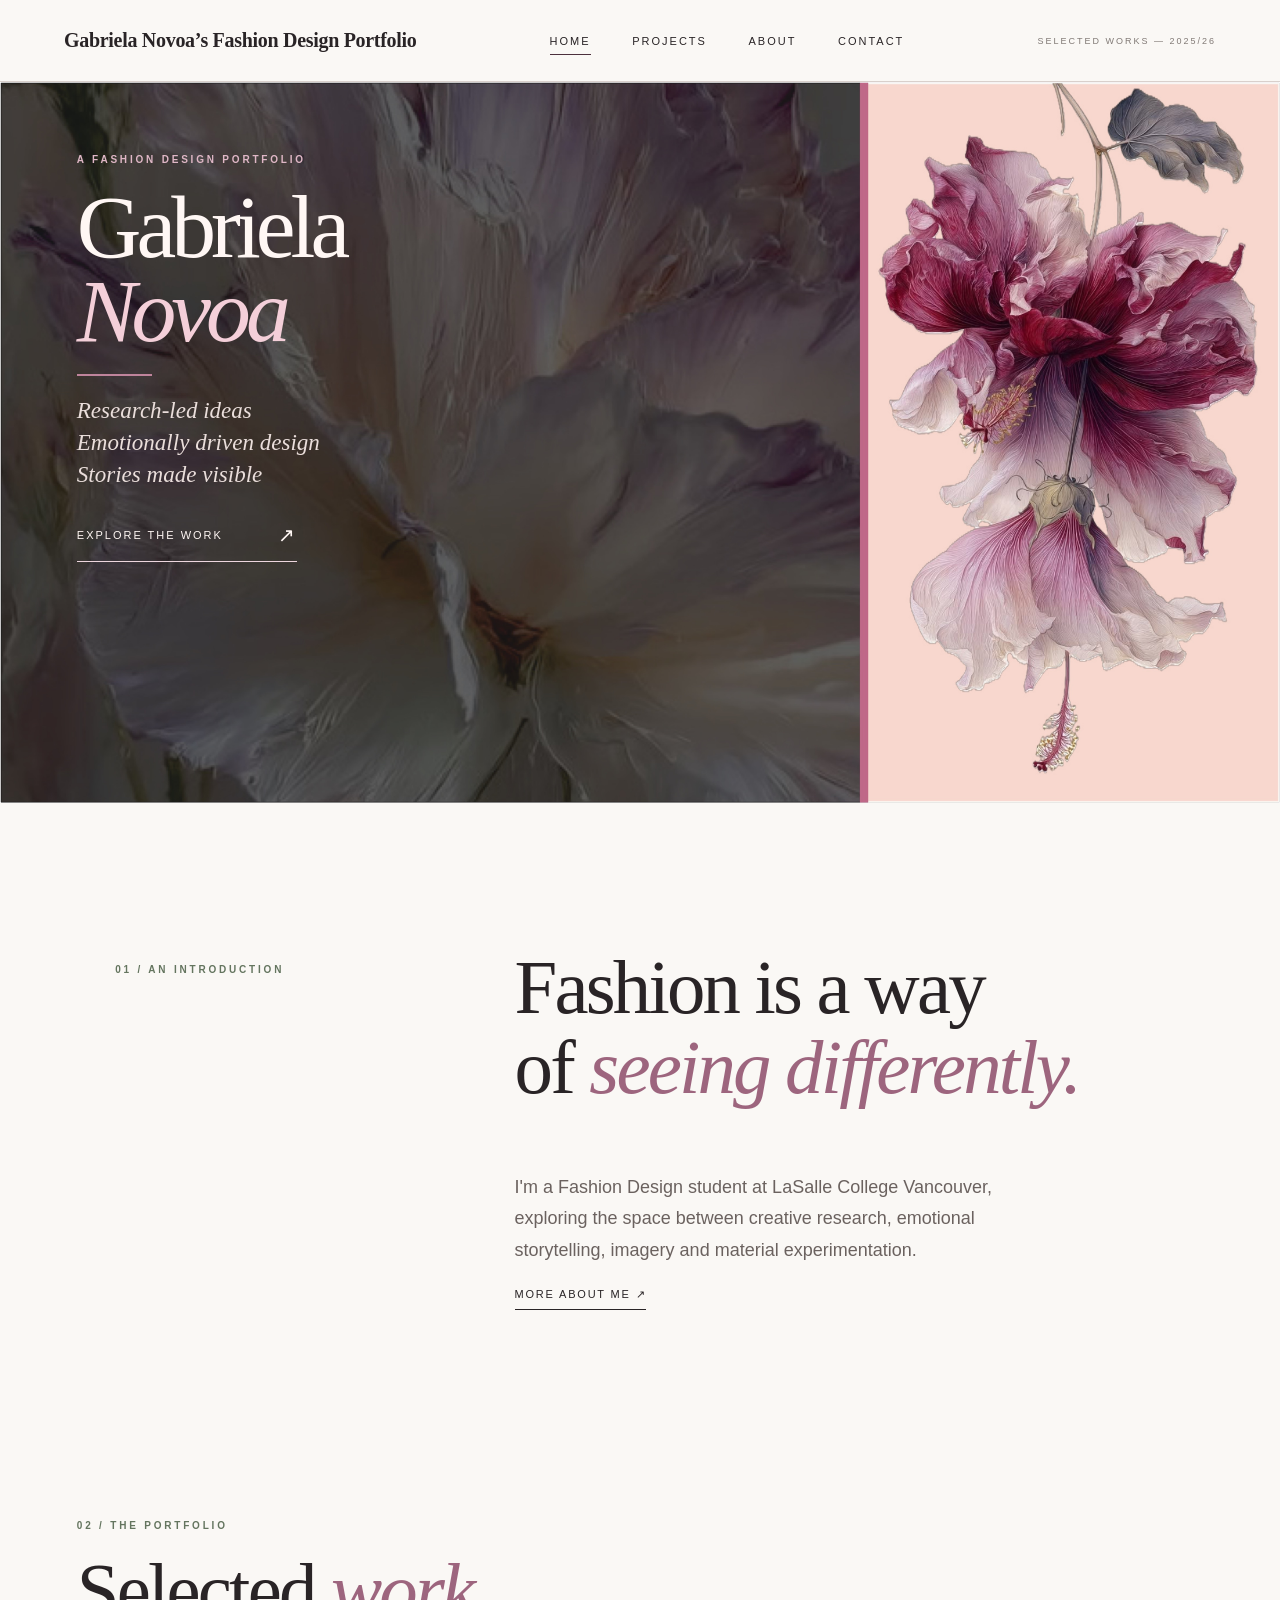
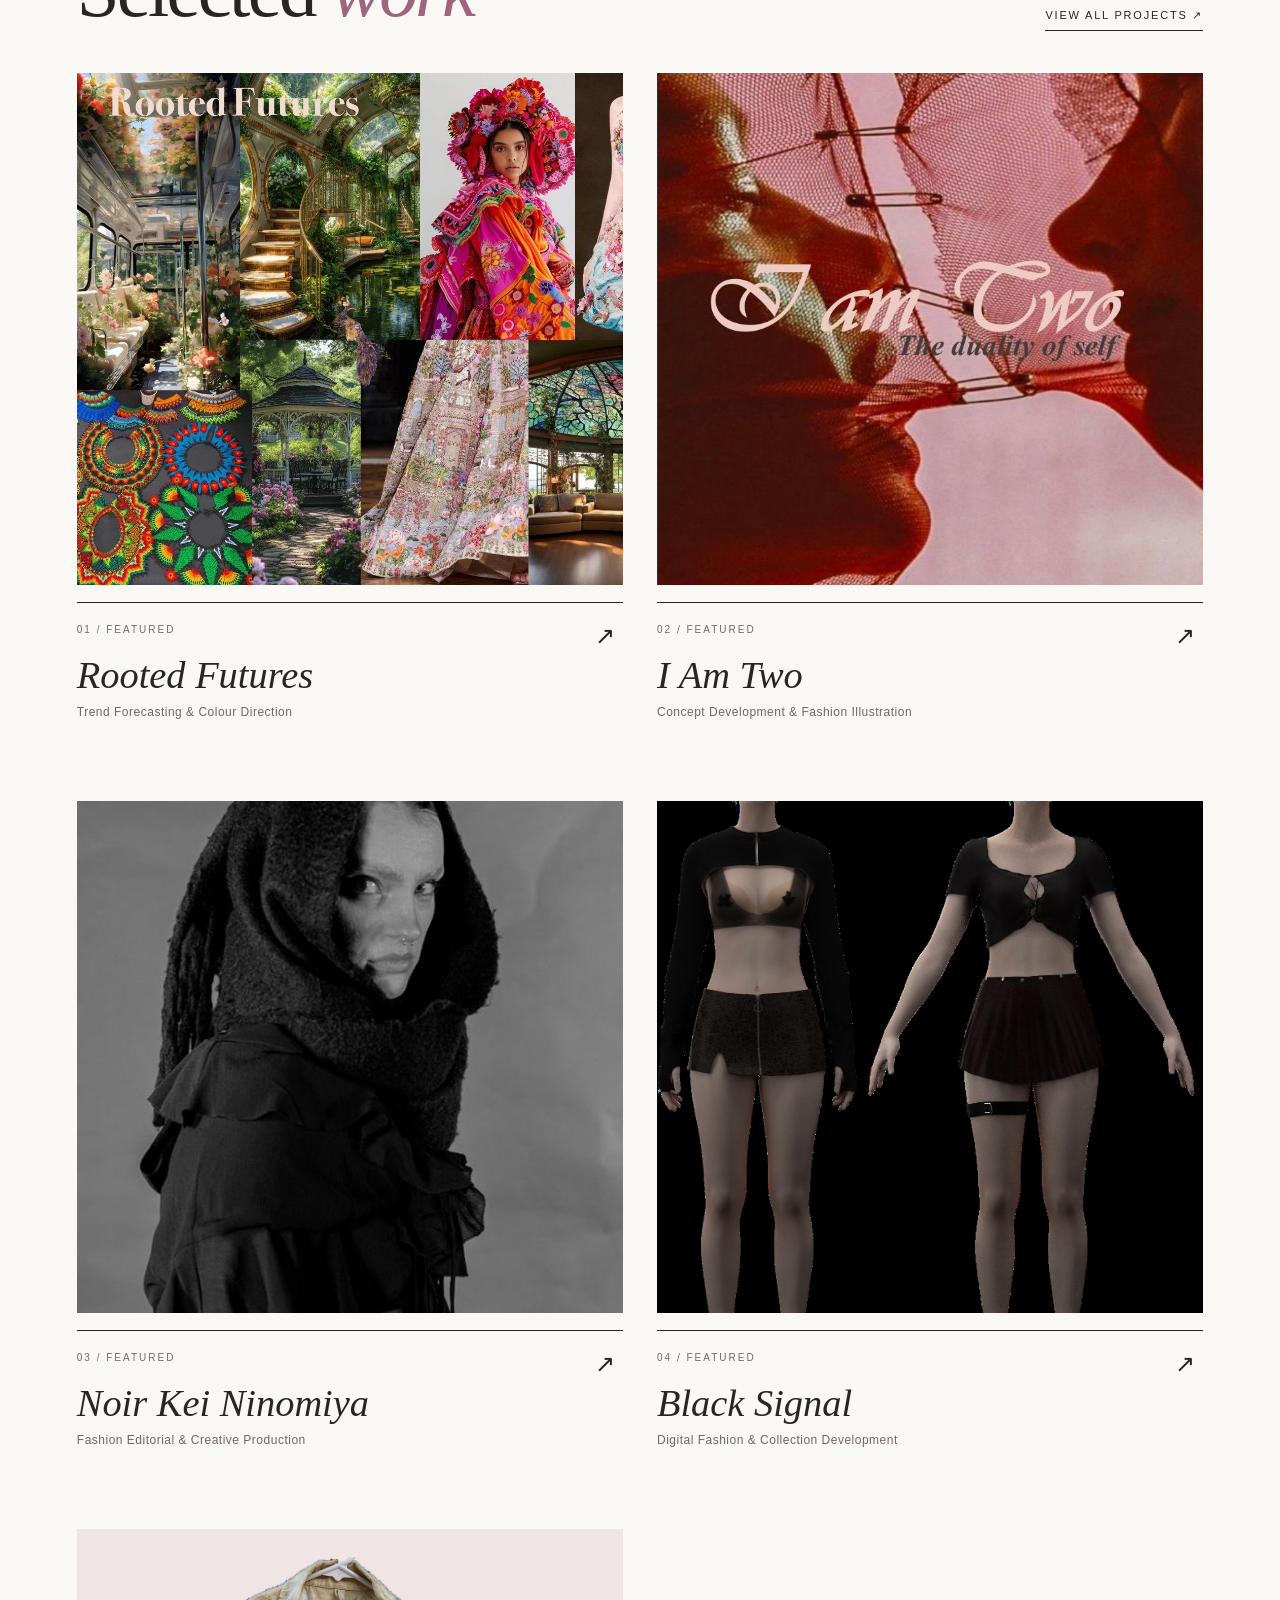
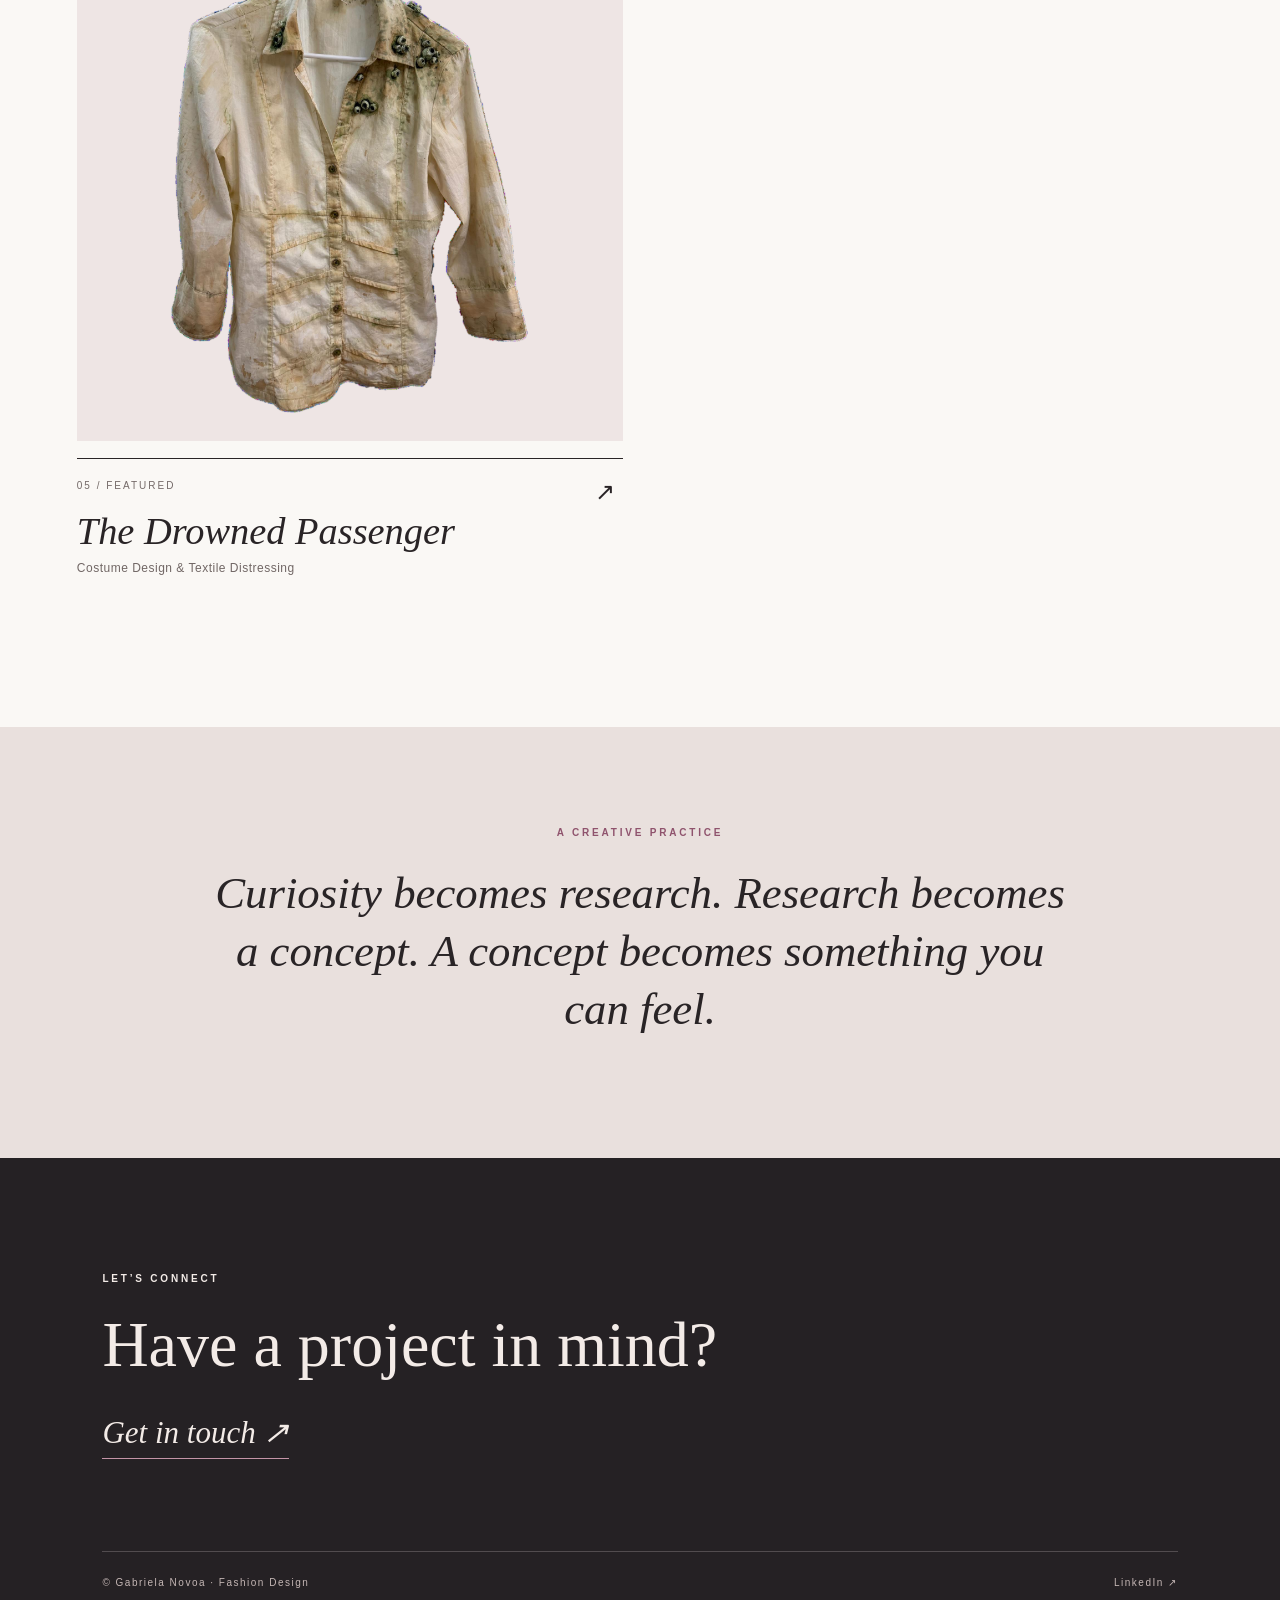
<file: index.html>
<!DOCTYPE html>
<html lang="en">

<head>
  <meta charset="utf-8">
  <meta name="viewport" content="width=device-width, initial-scale=1">
  <meta name="theme-color" content="#211d20">
  <meta
    name="description"
    content="Fashion research, concept development and visual storytelling by Gabriela Novoa."
  >

  <title>Selected Works | Gabriela Novoa</title>

  <link rel="stylesheet" href="styles.css">
  <script defer src="site.js"></script>
</head>

<body>

  <!-- HEADER / NAVIGATION -->
  <header class="site-header">

    <a
      class="brand brand-long"
      href="index.html"
      aria-label="Gabriela Novoa home"
    >
      Gabriela Novoa&rsquo;s Fashion Design Portfolio
    </a>

    <button
      class="mobile-toggle"
      type="button"
      aria-label="Open navigation"
      aria-expanded="false"
    >
      Menu <span>☰</span>
    </button>

    <nav class="site-nav" aria-label="Main navigation">
      <a class="active" href="index.html">Home</a>
      <a href="projects.html">Projects</a>
      <a href="about.html">About</a>
      <a href="contact.html">Contact</a>
    </nav>

    <span class="header-side">
      SELECTED WORKS — 2025/26
    </span>

  </header>


  <main id="main">

    <!-- HERO SECTION -->
    <section class="hero">

      <div class="hero-photo">

        <!-- NEW SINGLE HERO IMAGE -->
        <img
          class="hero-image"
          src="assets/hero.jpeg"
          alt="Fashion design portfolio hero image"
          loading="eager"
          fetchpriority="high"
        >

        <!-- DARK OVERLAY -->
        <div class="hero-shade"></div>

        <!-- HERO TEXT -->
        <div class="hero-copy">

          <p class="eyebrow pink">
            A Fashion Design Portfolio
          </p>

          <h1>
            Gabriela<br>
            <em>Novoa</em>
          </h1>

          <div class="hairline"></div>

          <p class="hero-descriptor">
            Research-led ideas<br>
            Emotionally driven design<br>
            Stories made visible
          </p>

          <a href="projects.html" class="line-button">
            Explore the work
            <span>↗</span>
          </a>

        </div>

      </div>

    </section>


    <!-- INTRODUCTION SECTION -->
    <section class="intro-section">

      <span class="eyebrow">
        01 / AN INTRODUCTION
      </span>

      <div>

        <h2>
          Fashion is a way<br>
          of <em>seeing differently.</em>
        </h2>

        <p>
          I'm a Fashion Design student at LaSalle College
          Vancouver, exploring the space between creative
          research, emotional storytelling, imagery and
          material experimentation.
        </p>

        <a href="about.html" class="text-link">
          More about me ↗
        </a>

      </div>

    </section>


    <!-- SELECTED WORK SECTION -->
    <section class="work-section" id="selected-work">

      <div class="section-head">

        <div>

          <span class="eyebrow">
            02 / THE PORTFOLIO
          </span>

          <h2>
            Selected <em>work</em>
          </h2>

        </div>

        <a href="projects.html" class="text-link">
          View all projects ↗
        </a>

      </div>


      <!-- FEATURED PROJECT GRID -->
      <div class="featured-grid">


        <!-- PROJECT 01: ROOTED FUTURES -->
        <a
          class="project-card"
          href="project-rooted-futures.html"
          aria-label="View Rooted Futures"
        >

          <div class="card-image">
            <img
              src="assets/p03_01.jpg"
              alt="Rooted Futures project preview"
              loading="lazy"
            >
          </div>

          <div class="card-info">

            <span class="card-index">
              01 / FEATURED
            </span>

            <span class="card-arrow">↗</span>

            <h3>Rooted Futures</h3>

            <p>
              Trend Forecasting &amp; Colour Direction
            </p>

          </div>

        </a>


        <!-- PROJECT 02: I AM TWO -->
        <a
          class="project-card"
          href="project-i-am-two.html"
          aria-label="View I Am Two"
        >

          <div class="card-image">
            <img
              src="assets/p07_01.jpg"
              alt="I Am Two project preview"
              loading="lazy"
            >
          </div>

          <div class="card-info">

            <span class="card-index">
              02 / FEATURED
            </span>

            <span class="card-arrow">↗</span>

            <h3>I Am Two</h3>

            <p>
              Concept Development &amp; Fashion Illustration
            </p>

          </div>

        </a>


        <!-- PROJECT 03: NOIR KEI NINOMIYA -->
        <a
          class="project-card"
          href="project-noir-kei-ninomiya.html"
          aria-label="View Noir Kei Ninomiya"
        >

          <div class="card-image">
            <img
              src="assets/p11_01_upright.jpg"
              alt="Noir Kei Ninomiya project preview"
              loading="lazy"
            >
          </div>

          <div class="card-info">

            <span class="card-index">
              03 / FEATURED
            </span>

            <span class="card-arrow">↗</span>

            <h3>Noir Kei Ninomiya</h3>

            <p>
              Fashion Editorial &amp; Creative Production
            </p>

          </div>

        </a>


        <!-- PROJECT 04: BLACK SIGNAL -->
        <a
          class="project-card"
          href="project-black-signal.html"
          aria-label="View Black Signal"
        >

          <div class="card-image">
            <img
              src="assets/p15_01.jpg"
              alt="Black Signal project preview"
              loading="lazy"
            >
          </div>

          <div class="card-info">

            <span class="card-index">
              04 / FEATURED
            </span>

            <span class="card-arrow">↗</span>

            <h3>Black Signal</h3>

            <p>
              Digital Fashion &amp; Collection Development
            </p>

          </div>

        </a>


        <!-- PROJECT 05: THE DROWNED PASSENGER -->
        <a
          class="project-card"
          href="project-the-drowned-passenger.html"
          aria-label="View The Drowned Passenger"
        >

          <div class="card-image">
            <img
              class="cutout"
              src="assets/p19_01_cutout.png"
              alt="The Drowned Passenger project preview"
              loading="lazy"
            >
          </div>

          <div class="card-info">

            <span class="card-index">
              05 / FEATURED
            </span>

            <span class="card-arrow">↗</span>

            <h3>The Drowned Passenger</h3>

            <p>
              Costume Design &amp; Textile Distressing
            </p>

          </div>

        </a>

      </div>

    </section>


    <!-- CLOSING STATEMENT -->
    <section class="closing-line">

      <span class="eyebrow">
        A CREATIVE PRACTICE
      </span>

      <p>
        Curiosity becomes research.
        Research becomes a concept.
        A concept becomes something you can feel.
      </p>

    </section>

  </main>


  <!-- FOOTER -->
  <footer class="footer">

    <div>

      <span class="eyebrow">
        LET’S CONNECT
      </span>

      <h2>
        Have a project in mind?
      </h2>

      <a class="serif-link" href="contact.html">
        Get in touch
        <span aria-hidden="true">↗</span>
      </a>

    </div>

    <div class="footer-end">

      <span>
        © Gabriela Novoa · Fashion Design
      </span>

      <a
        href="https://www.linkedin.com/in/gabriela-novoa28"
        target="_blank"
        rel="noopener noreferrer"
      >
        LinkedIn ↗
      </a>

    </div>

  </footer>

</body>
</html>
</file>
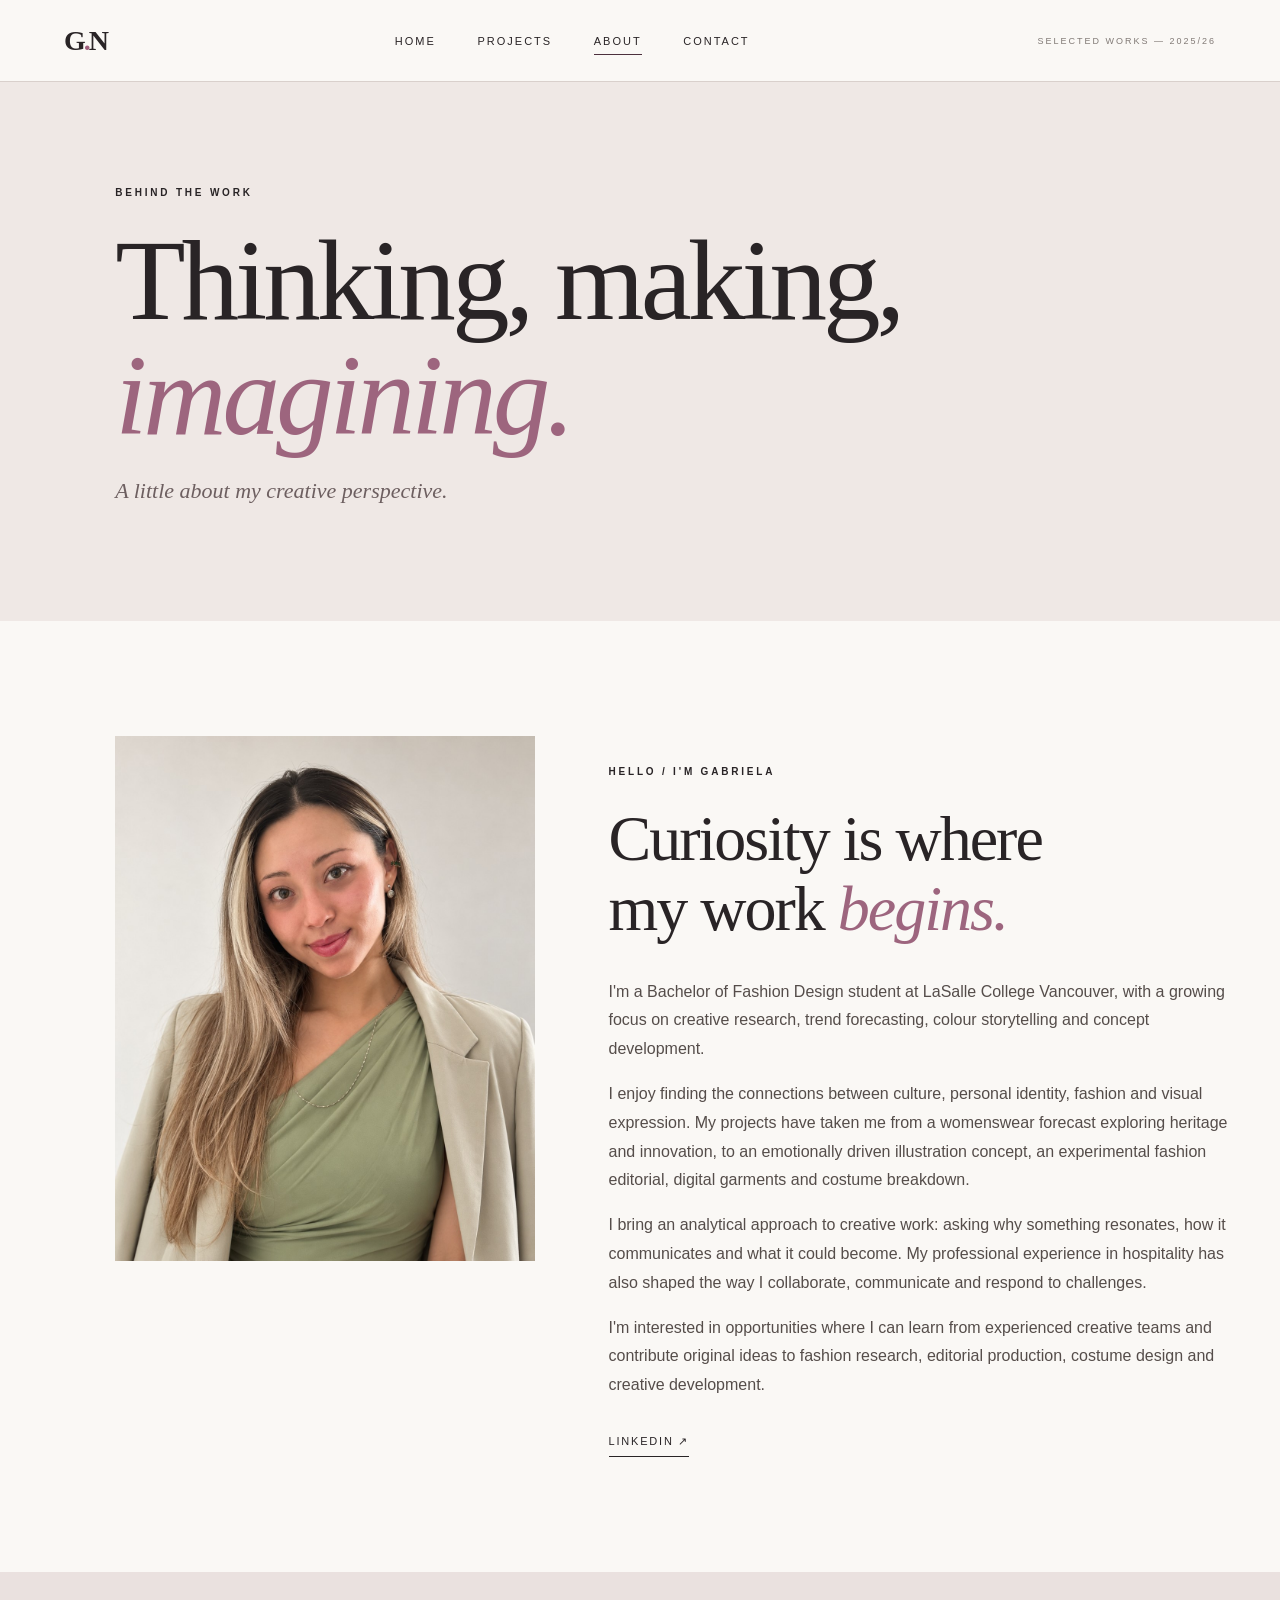
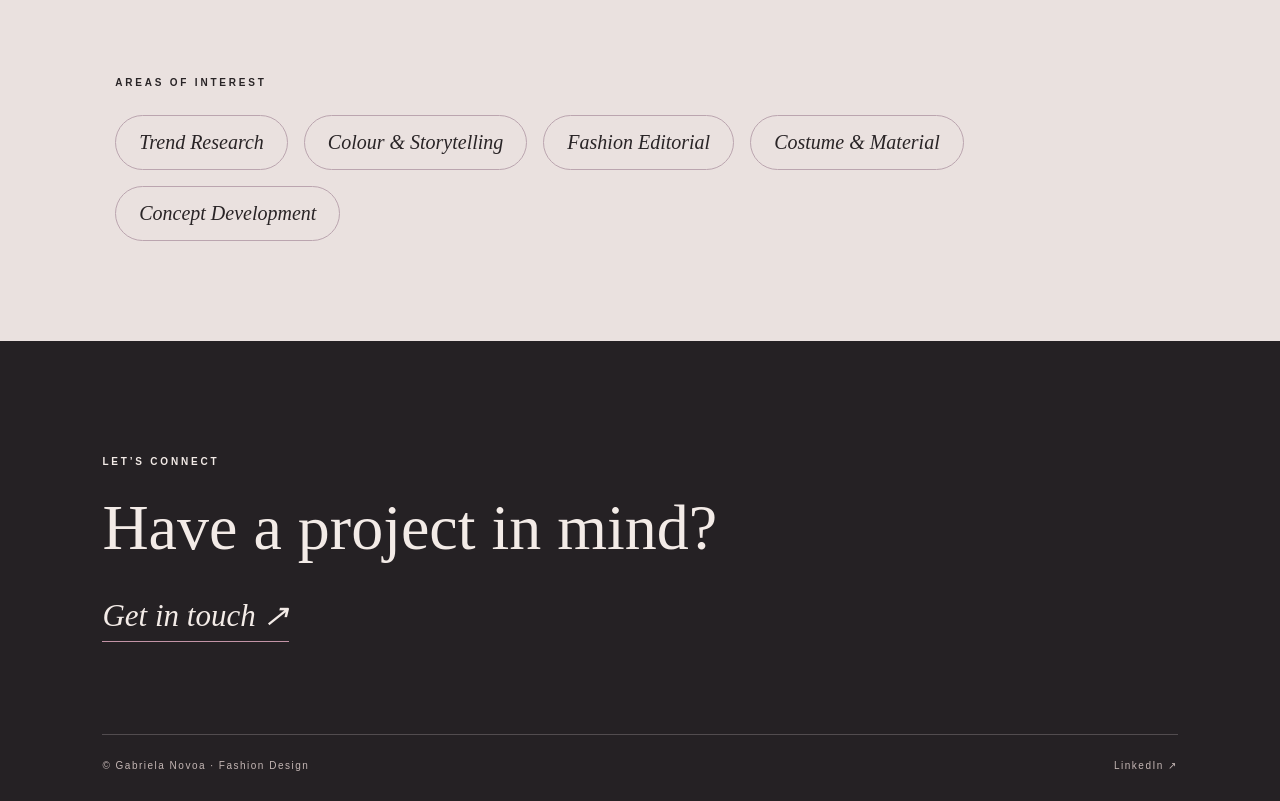
<file: about.html>
<!doctype html>
<html lang="en">
<head>
<meta charset="utf-8">
<meta name="viewport" content="width=device-width,initial-scale=1">
<meta name="theme-color" content="#211d20">
<meta name="description" content="Fashion research, concept development and visual storytelling by Gabriela Novoa.">
<title>About | Gabriela Novoa</title>
<link rel="stylesheet" href="styles.css">
<script defer src="site.js"></script>
</head>
<body>
<header class="site-header">
<a class="brand" href="index.html" aria-label="Gabriela Novoa home">G<span class="brand-dot">.</span>N</a>
<button class="mobile-toggle" type="button" aria-label="Open navigation" aria-expanded="false">Menu <span>☰</span></button>
<nav class="site-nav" aria-label="Main navigation">
<a class="" href="index.html">Home</a>
<a class="" href="projects.html">Projects</a>
<a class="active" href="about.html">About</a>
<a class="" href="contact.html">Contact</a>
</nav>
<span class="header-side">SELECTED WORKS — 2025/26</span>
</header>

<main id="main">
<section class="page-hero about-top">
<p class="eyebrow">BEHIND THE WORK</p>
<h1>Thinking, making,<br><em>imagining.</em></h1>
<p>A little about my creative perspective.</p>
</section>

<section class="about-section">
<div class="about-photo">
<img class="" src="assets/portrait.jpg" alt="Professional portrait of Gabriela Novoa" loading="lazy">
</div>

<div class="about-copy">
<span class="eyebrow">HELLO / I'M GABRIELA</span>
<h2>Curiosity is where<br>my work <em>begins.</em></h2>
<p>I'm a Bachelor of Fashion Design student at LaSalle College Vancouver, with a growing focus on creative research, trend forecasting, colour storytelling and concept development.</p>
<p>I enjoy finding the connections between culture, personal identity, fashion and visual expression. My projects have taken me from a womenswear forecast exploring heritage and innovation, to an emotionally driven illustration concept, an experimental fashion editorial, digital garments and costume breakdown.</p>
<p>I bring an analytical approach to creative work: asking why something resonates, how it communicates and what it could become. My professional experience in hospitality has also shaped the way I collaborate, communicate and respond to challenges.</p>
<p>I'm interested in opportunities where I can learn from experienced creative teams and contribute original ideas to fashion research, editorial production, costume design and creative development.</p>

<div class="about-actions">
<a class="text-link" href="https://www.linkedin.com/in/gabriela-novoa28" target="_blank" rel="noopener noreferrer">LinkedIn ↗</a>
</div>
</div>
</section>

<section class="focus-section">
<span class="eyebrow">AREAS OF INTEREST</span>
<div>
<span>Trend Research</span>
<span>Colour & Storytelling</span>
<span>Fashion Editorial</span>
<span>Costume & Material</span>
<span>Concept Development</span>
</div>
</section>
</main>

<footer class="footer">
<div>
<span class="eyebrow">LET’S CONNECT</span>
<h2>Have a project in mind?</h2>
<a class="serif-link" href="contact.html">Get in touch <span aria-hidden="true">↗</span></a>
</div>
<div class="footer-end">
<span>© Gabriela Novoa · Fashion Design</span>
<a href="https://www.linkedin.com/in/gabriela-novoa28" target="_blank" rel="noopener noreferrer">LinkedIn ↗</a>
</div>
</footer>
</body>
</html>
</file>
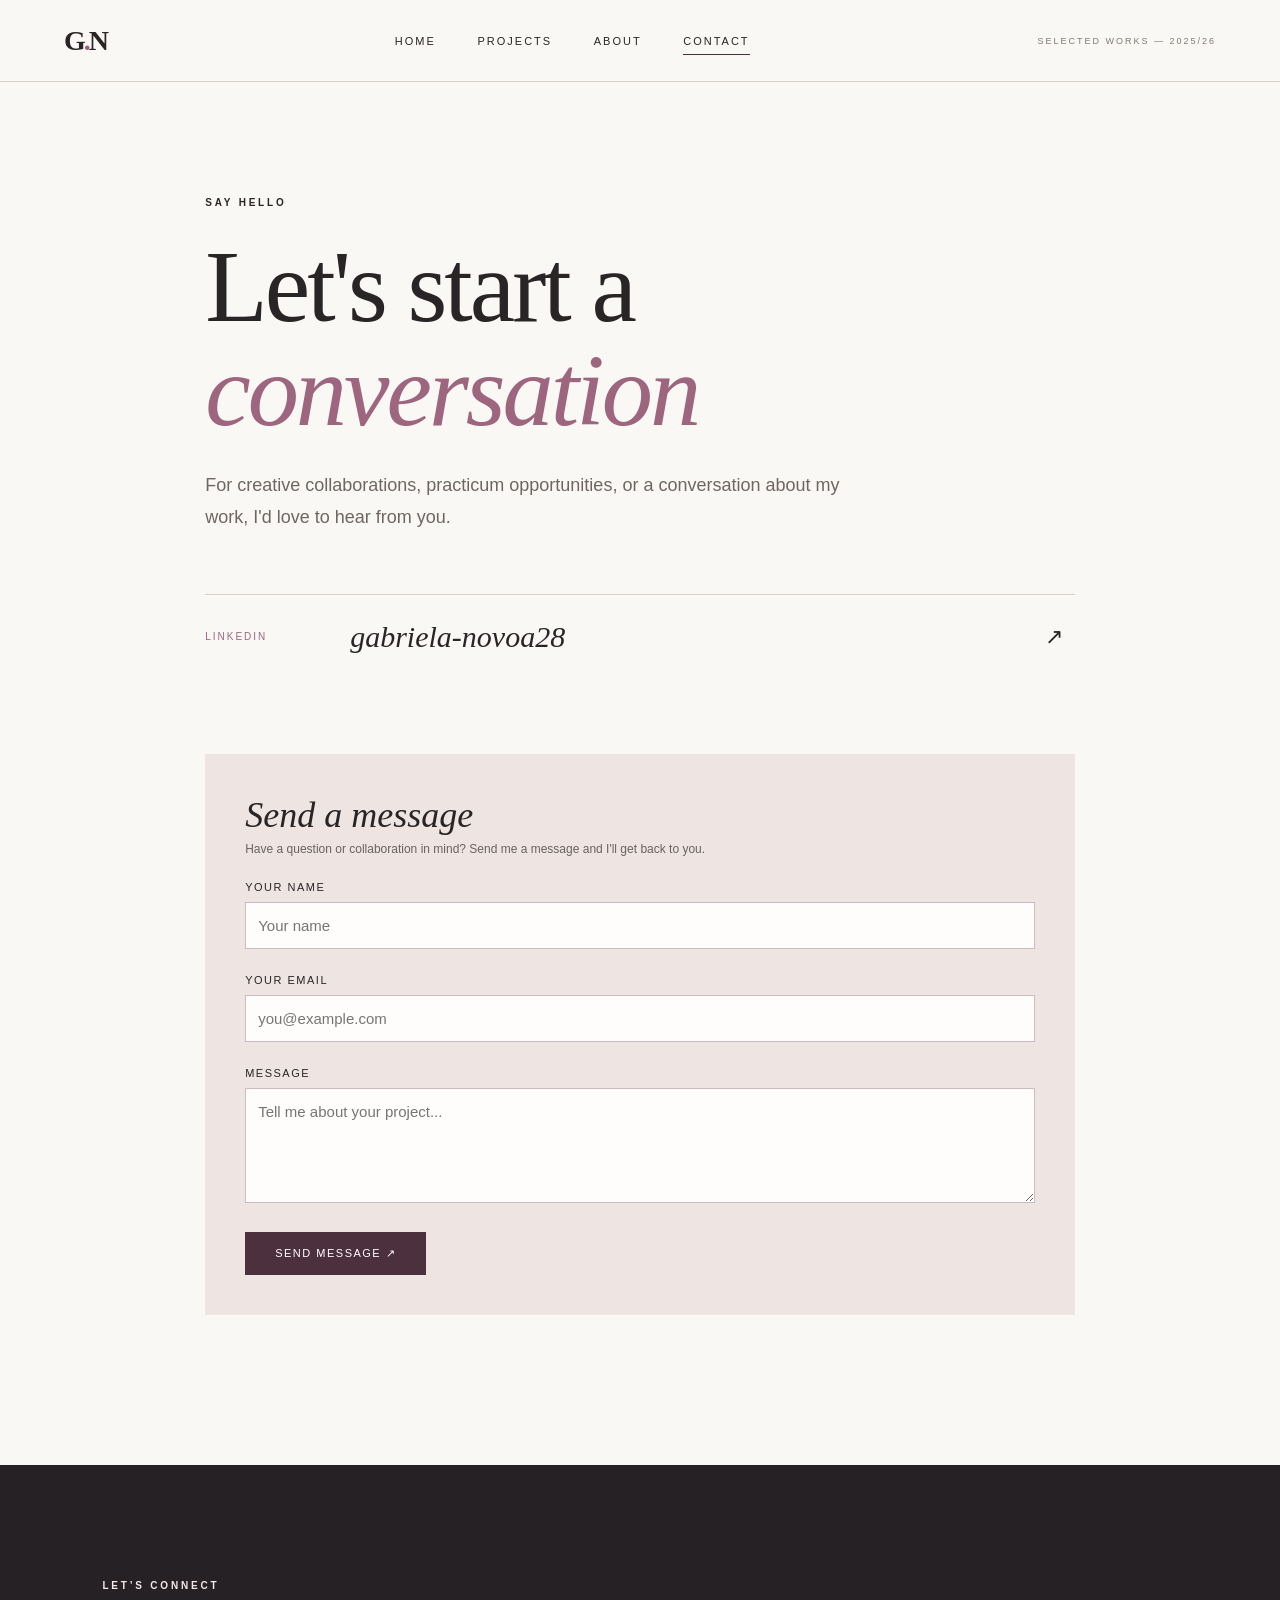
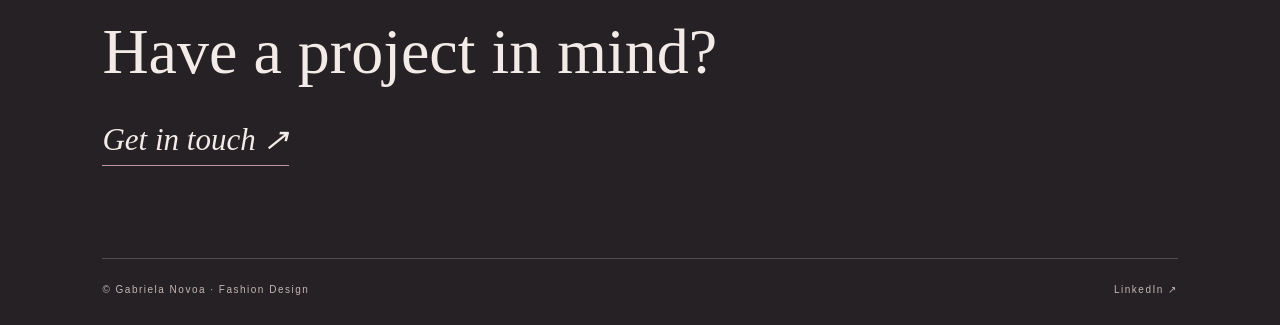
<file: contact.html>
<!DOCTYPE html>
<html lang="en">

<head>
  <meta charset="utf-8">
  <meta name="viewport" content="width=device-width, initial-scale=1">
  <meta name="theme-color" content="#211d20">

  <meta
    name="description"
    content="Fashion research, concept development and visual storytelling by Gabriela Novoa."
  >

  <title>Contact | Gabriela Novoa</title>

  <link rel="stylesheet" href="styles.css">
  <script defer src="site.js"></script>
</head>

<body>

  <!-- HEADER & NAVIGATION -->

  <header class="site-header">

    <a
      class="brand"
      href="index.html"
      aria-label="Gabriela Novoa home"
    >
      G<span class="brand-dot">.</span>N
    </a>

    <button
      class="mobile-toggle"
      type="button"
      aria-label="Open navigation"
      aria-expanded="false"
    >
      Menu <span>☰</span>
    </button>

    <nav class="site-nav" aria-label="Main navigation">
      <a href="index.html">Home</a>
      <a href="projects.html">Projects</a>
      <a href="about.html">About</a>
      <a class="active" href="contact.html">Contact</a>
    </nav>

    <span class="header-side">
      SELECTED WORKS — 2025/26
    </span>

  </header>


  <!-- MAIN CONTENT -->

  <main id="main">

    <section class="contact-wrap">

      <span class="eyebrow">SAY HELLO</span>

      <h1>
        Let's start a<br>
        <em>conversation</em>
      </h1>

      <p>
        For creative collaborations, practicum opportunities,
        or a conversation about my work, I'd love to hear
        from you.
      </p>


      <!-- CONTACT LINKS -->

      <div class="contact-links">

        <a
          href="https://www.linkedin.com/in/gabriela-novoa28"
          target="_blank"
          rel="noopener noreferrer"
        >
          <span>LINKEDIN</span>
          <strong>gabriela-novoa28</strong>
          <b>↗</b>
        </a>

      </div>


      <!-- WEB3FORMS CONTACT FORM -->

      <form
        class="contact-form"
        id="contact-form"
        action="https://api.web3forms.com/submit"
        method="POST"
      >

        <h2>Send a message</h2>

        <p>
          Have a question or collaboration in mind?
          Send me a message and I'll get back to you.
        </p>


        <!-- WEB3FORMS CONFIGURATION -->

        <input
          type="hidden"
          name="access_key"
          value="553eb6ad-e0e0-4ea2-b4dd-714b97347932"
        >

        <input
          type="hidden"
          name="subject"
          value="New Portfolio Inquiry — Gabriela Novoa"
        >

        <input
          type="hidden"
          name="from_name"
          value="Gabriela Novoa Portfolio"
        >


        <!-- SPAM PROTECTION -->

        <input
          type="checkbox"
          name="botcheck"
          style="display: none;"
          tabindex="-1"
          autocomplete="off"
        >


        <!-- NAME FIELD -->

        <label for="contact-name">
          Your name
        </label>

        <input
          id="contact-name"
          type="text"
          name="name"
          required
          autocomplete="name"
          placeholder="Your name"
        >


        <!-- EMAIL FIELD -->

        <label for="contact-email">
          Your email
        </label>

        <input
          id="contact-email"
          type="email"
          name="email"
          required
          autocomplete="email"
          placeholder="you@example.com"
        >


        <!-- MESSAGE FIELD -->

        <label for="contact-message">
          Message
        </label>

        <textarea
          id="contact-message"
          name="message"
          required
          rows="5"
          placeholder="Tell me about your project..."
        ></textarea>


        <!-- SUBMIT BUTTON -->

        <button
          type="submit"
          id="contact-submit"
        >
          Send Message ↗
        </button>


        <!-- SUCCESS / ERROR MESSAGE -->

        <p
          id="form-status"
          role="status"
          aria-live="polite"
          aria-atomic="true"
          hidden
        ></p>

      </form>

    </section>

  </main>


  <!-- FOOTER -->

  <footer class="footer">

    <div>

      <span class="eyebrow">LET’S CONNECT</span>

      <h2>Have a project in mind?</h2>

      <a class="serif-link" href="contact.html">
        Get in touch
        <span aria-hidden="true">↗</span>
      </a>

    </div>

    <div class="footer-end">

      <span>
        © Gabriela Novoa · Fashion Design
      </span>

      <a
        href="https://www.linkedin.com/in/gabriela-novoa28"
        target="_blank"
        rel="noopener noreferrer"
      >
        LinkedIn ↗
      </a>

    </div>

  </footer>

</body>
</html>
</file>
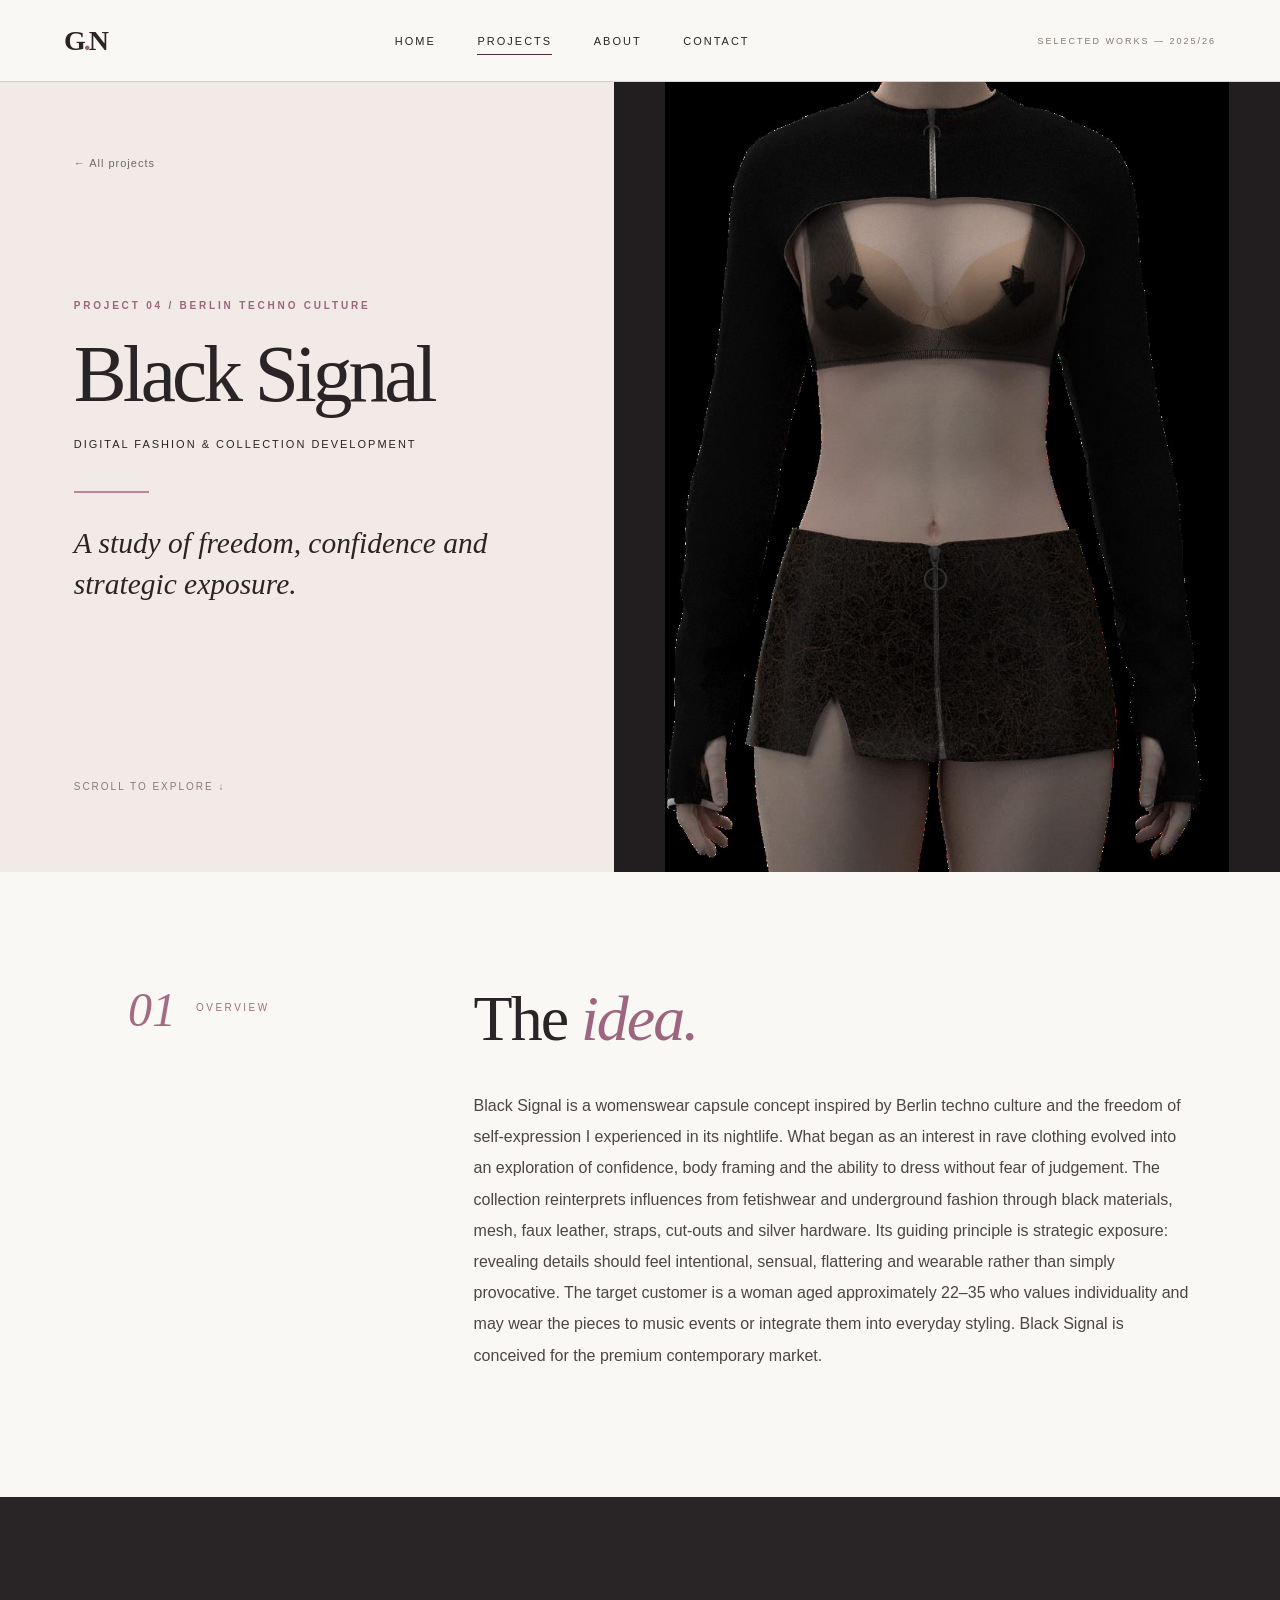
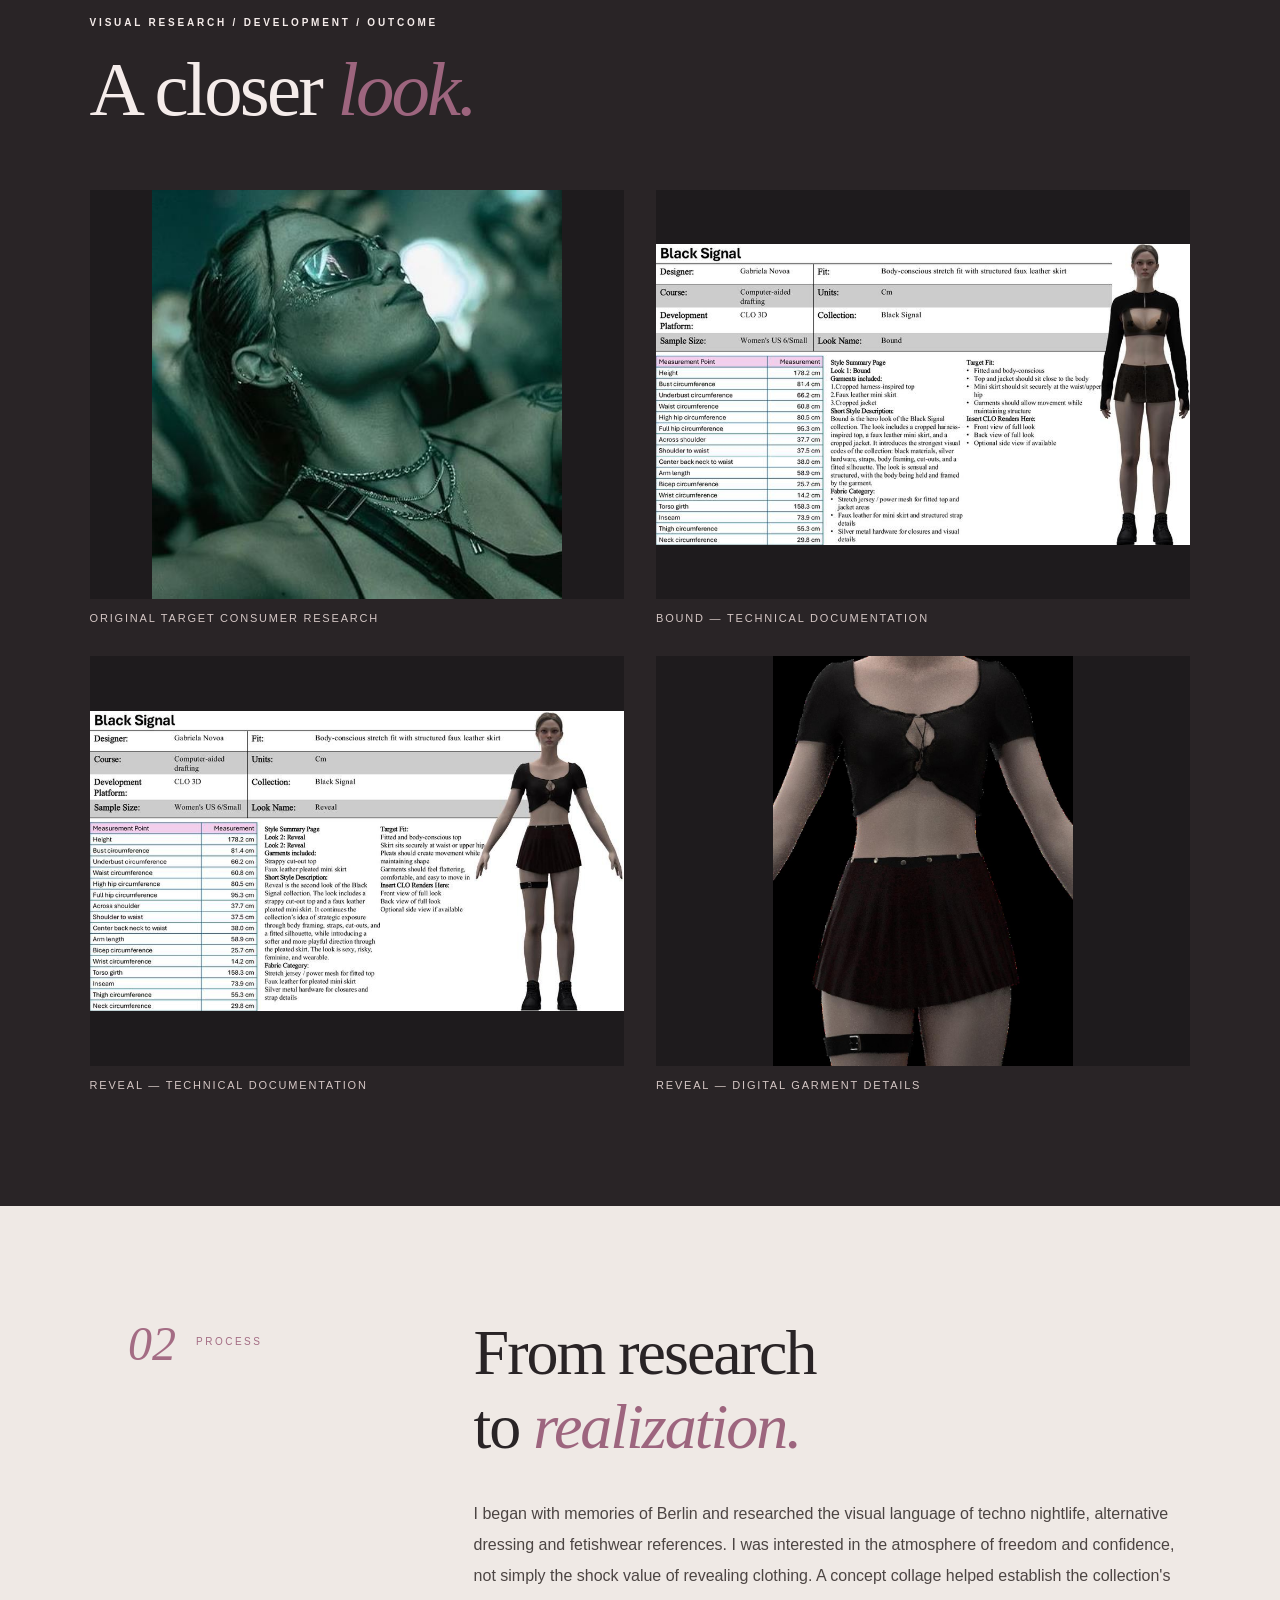
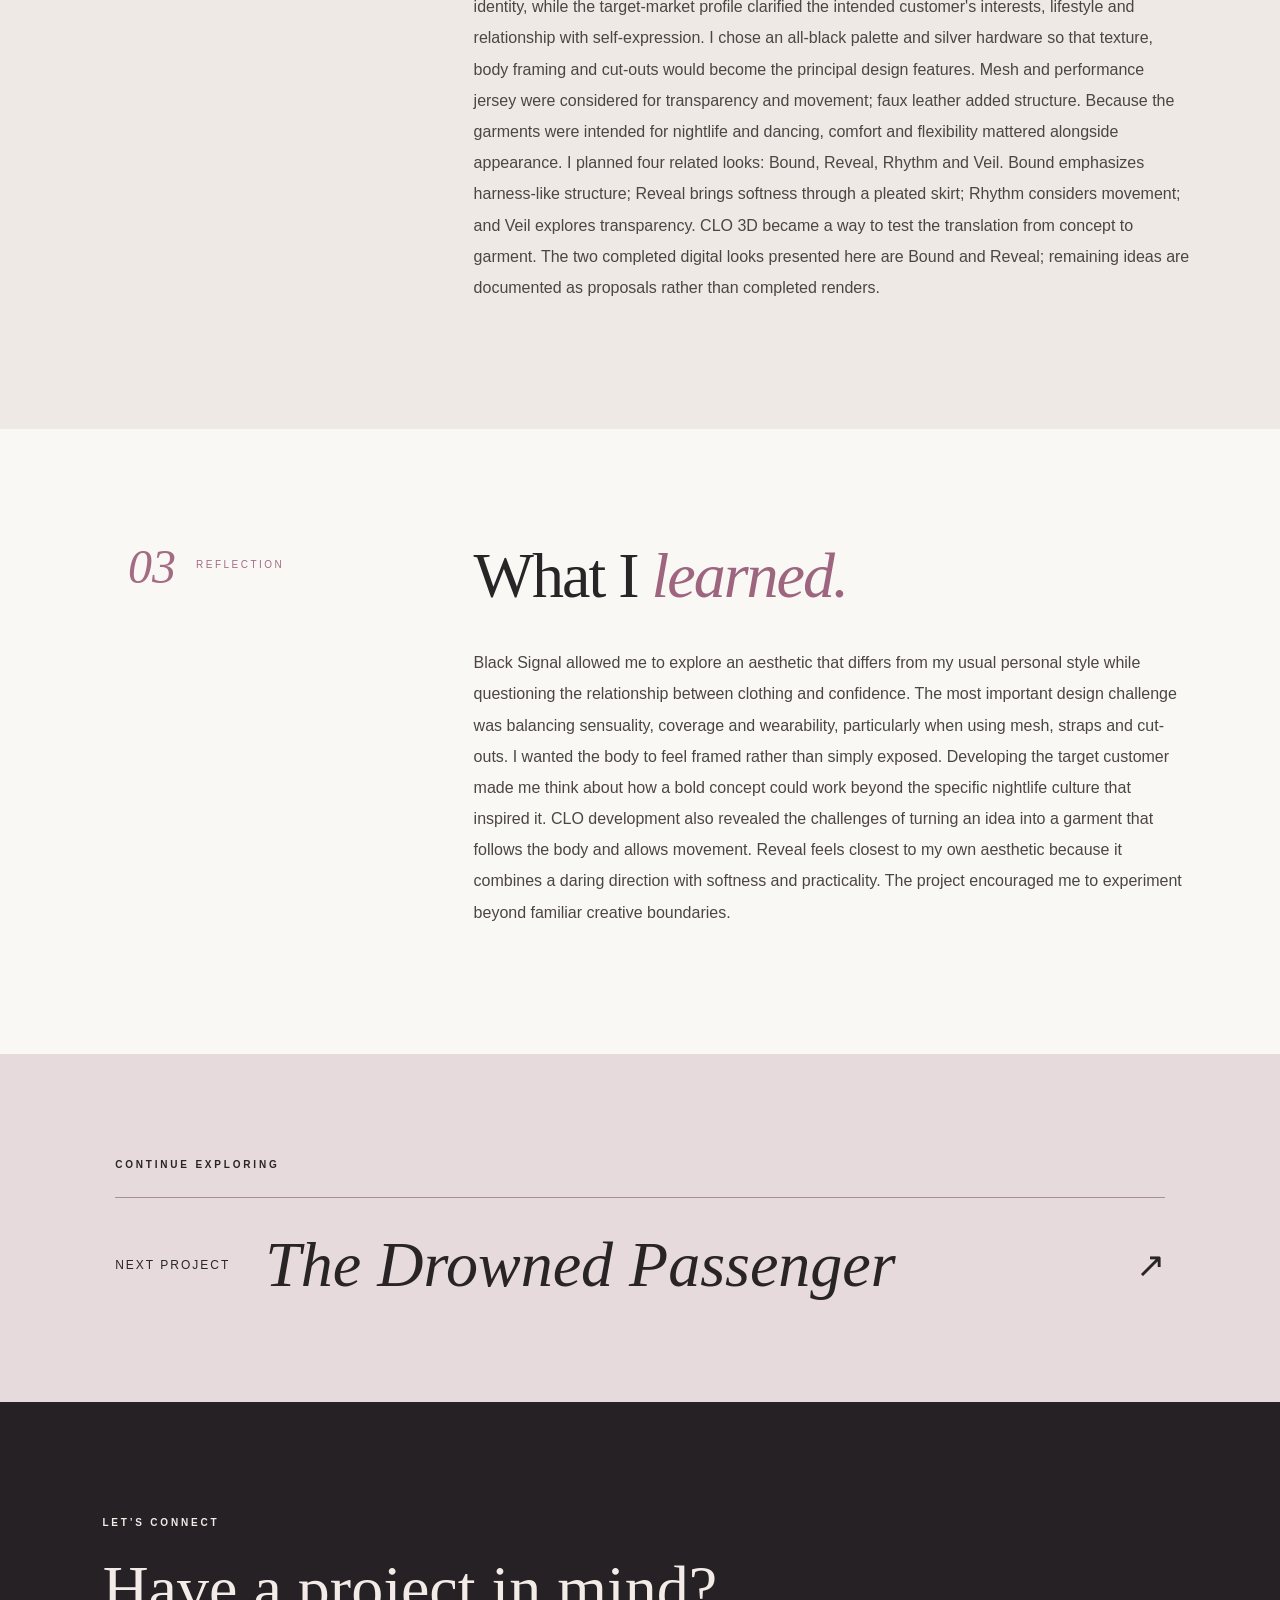
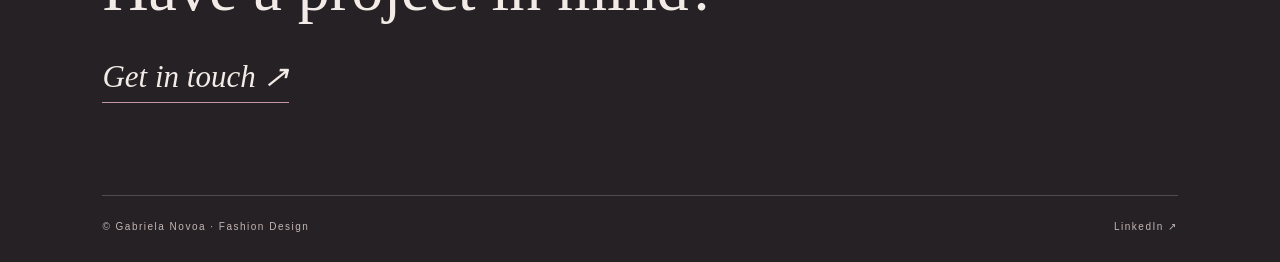
<file: project-black-signal.html>
<!doctype html><html lang="en"><head><meta charset="utf-8"><meta name="viewport" content="width=device-width,initial-scale=1"><meta name="theme-color" content="#211d20"><meta name="description" content="A study of freedom, confidence and strategic exposure."><title>Black Signal | Gabriela Novoa</title><link rel="stylesheet" href="styles.css"><script defer src="site.js"></script></head><body><header class="site-header"><a class="brand" href="index.html" aria-label="Gabriela Novoa home">G<span class="brand-dot">.</span>N</a><button class="mobile-toggle" type="button" aria-label="Open navigation" aria-expanded="false">Menu <span>☰</span></button><nav class="site-nav" aria-label="Main navigation"><a class="" href="index.html">Home</a><a class="active" href="projects.html">Projects</a><a class="" href="about.html">About</a><a class="" href="contact.html">Contact</a></nav><span class="header-side">SELECTED WORKS — 2025/26</span></header><main id="main"><section class="project-hero"><div class="project-hero-copy"><a class="back-link" href="projects.html">← All projects</a><span class="eyebrow">PROJECT 04 / Berlin Techno Culture</span><h1>Black Signal</h1><p class="project-cat">Digital Fashion &amp; Collection Development</p><div class="hairline"></div><p class="lead">A study of freedom, confidence and strategic exposure.</p><div class="scroll-cue">SCROLL TO EXPLORE ↓</div></div><div class="project-hero-image"><img class="" src="assets/p18_01.jpg" alt="Black Signal principal project visual" loading="eager"></div></section>
<section class="story-section"><div class="section-label"><span>01</span><p>OVERVIEW</p></div><div class="story-copy"><h2>The <em>idea.</em></h2><p>Black Signal is a womenswear capsule concept inspired by Berlin techno culture and the freedom of self-expression I experienced in its nightlife. What began as an interest in rave clothing evolved into an exploration of confidence, body framing and the ability to dress without fear of judgement. The collection reinterprets influences from fetishwear and underground fashion through black materials, mesh, faux leather, straps, cut-outs and silver hardware. Its guiding principle is strategic exposure: revealing details should feel intentional, sensual, flattering and wearable rather than simply provocative. The target customer is a woman aged approximately 22–35 who values individuality and may wear the pieces to music events or integrate them into everyday styling. Black Signal is conceived for the premium contemporary market.</p></div></section>
<section class="gallery-section"><div class="gallery-intro"><span class="eyebrow">VISUAL RESEARCH / DEVELOPMENT / OUTCOME</span><h2>A closer <em>look.</em></h2></div><div class="project-gallery"><figure class="gallery-item "><img class="" src="assets/p16_01.jpg" alt="Black Signal — Original target consumer research" loading="lazy"><figcaption>Original target consumer research</figcaption></figure><figure class="gallery-item "><img class="" src="assets/p17_01.jpg" alt="Black Signal — Bound — technical documentation" loading="lazy"><figcaption>Bound — technical documentation</figcaption></figure><figure class="gallery-item "><img class="" src="assets/p17_02.jpg" alt="Black Signal — Reveal — technical documentation" loading="lazy"><figcaption>Reveal — technical documentation</figcaption></figure><figure class="gallery-item "><img class="" src="assets/p18_02.jpg" alt="Black Signal — Reveal — digital garment details" loading="lazy"><figcaption>Reveal — digital garment details</figcaption></figure></div></section>
<section class="story-section tint"><div class="section-label"><span>02</span><p>PROCESS</p></div><div class="story-copy"><h2>From research<br>to <em>realization.</em></h2><p>I began with memories of Berlin and researched the visual language of techno nightlife, alternative dressing and fetishwear references. I was interested in the atmosphere of freedom and confidence, not simply the shock value of revealing clothing. A concept collage helped establish the collection&#x27;s identity, while the target-market profile clarified the intended customer&#x27;s interests, lifestyle and relationship with self-expression. I chose an all-black palette and silver hardware so that texture, body framing and cut-outs would become the principal design features. Mesh and performance jersey were considered for transparency and movement; faux leather added structure. Because the garments were intended for nightlife and dancing, comfort and flexibility mattered alongside appearance. I planned four related looks: Bound, Reveal, Rhythm and Veil. Bound emphasizes harness-like structure; Reveal brings softness through a pleated skirt; Rhythm considers movement; and Veil explores transparency. CLO 3D became a way to test the translation from concept to garment. The two completed digital looks presented here are Bound and Reveal; remaining ideas are documented as proposals rather than completed renders.</p></div></section>
<section class="story-section"><div class="section-label"><span>03</span><p>REFLECTION</p></div><div class="story-copy"><h2>What I <em>learned.</em></h2><p>Black Signal allowed me to explore an aesthetic that differs from my usual personal style while questioning the relationship between clothing and confidence. The most important design challenge was balancing sensuality, coverage and wearability, particularly when using mesh, straps and cut-outs. I wanted the body to feel framed rather than simply exposed. Developing the target customer made me think about how a bold concept could work beyond the specific nightlife culture that inspired it. CLO development also revealed the challenges of turning an idea into a garment that follows the body and allows movement. Reveal feels closest to my own aesthetic because it combines a daring direction with softness and practicality. The project encouraged me to experiment beyond familiar creative boundaries.</p></div></section>
<div class="project-next"><span class="eyebrow">CONTINUE EXPLORING</span><a href="project-the-drowned-passenger.html"><span>Next project</span><strong>The Drowned Passenger</strong><b>↗</b></a></div></main><footer class="footer"><div><span class="eyebrow">LET’S CONNECT</span><h2>Have a project in mind?</h2><a class="serif-link" href="contact.html">Get in touch <span aria-hidden="true">↗</span></a></div><div class="footer-end"><span>© Gabriela Novoa · Fashion Design</span><a href="https://www.linkedin.com/in/gabriela-novoa28" target="_blank" rel="noopener noreferrer">LinkedIn ↗</a></div></footer></body></html>
</file>
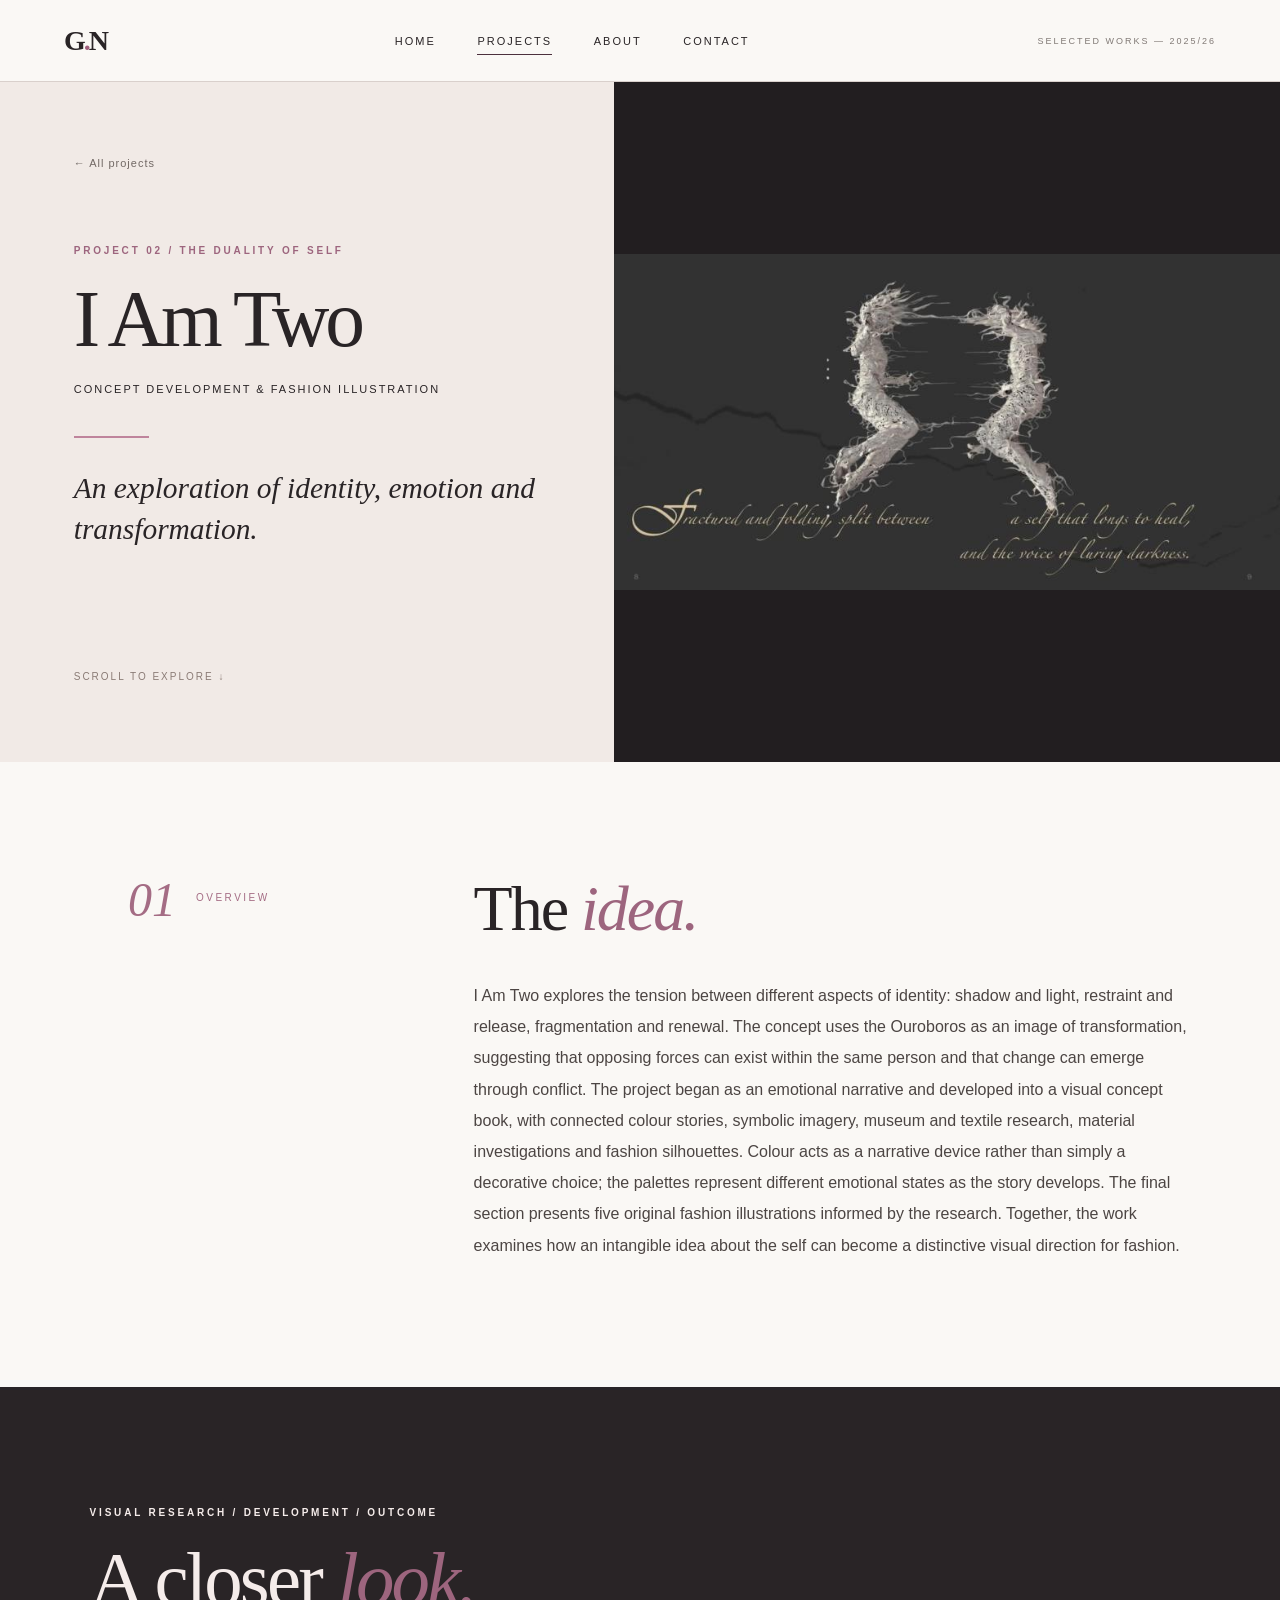
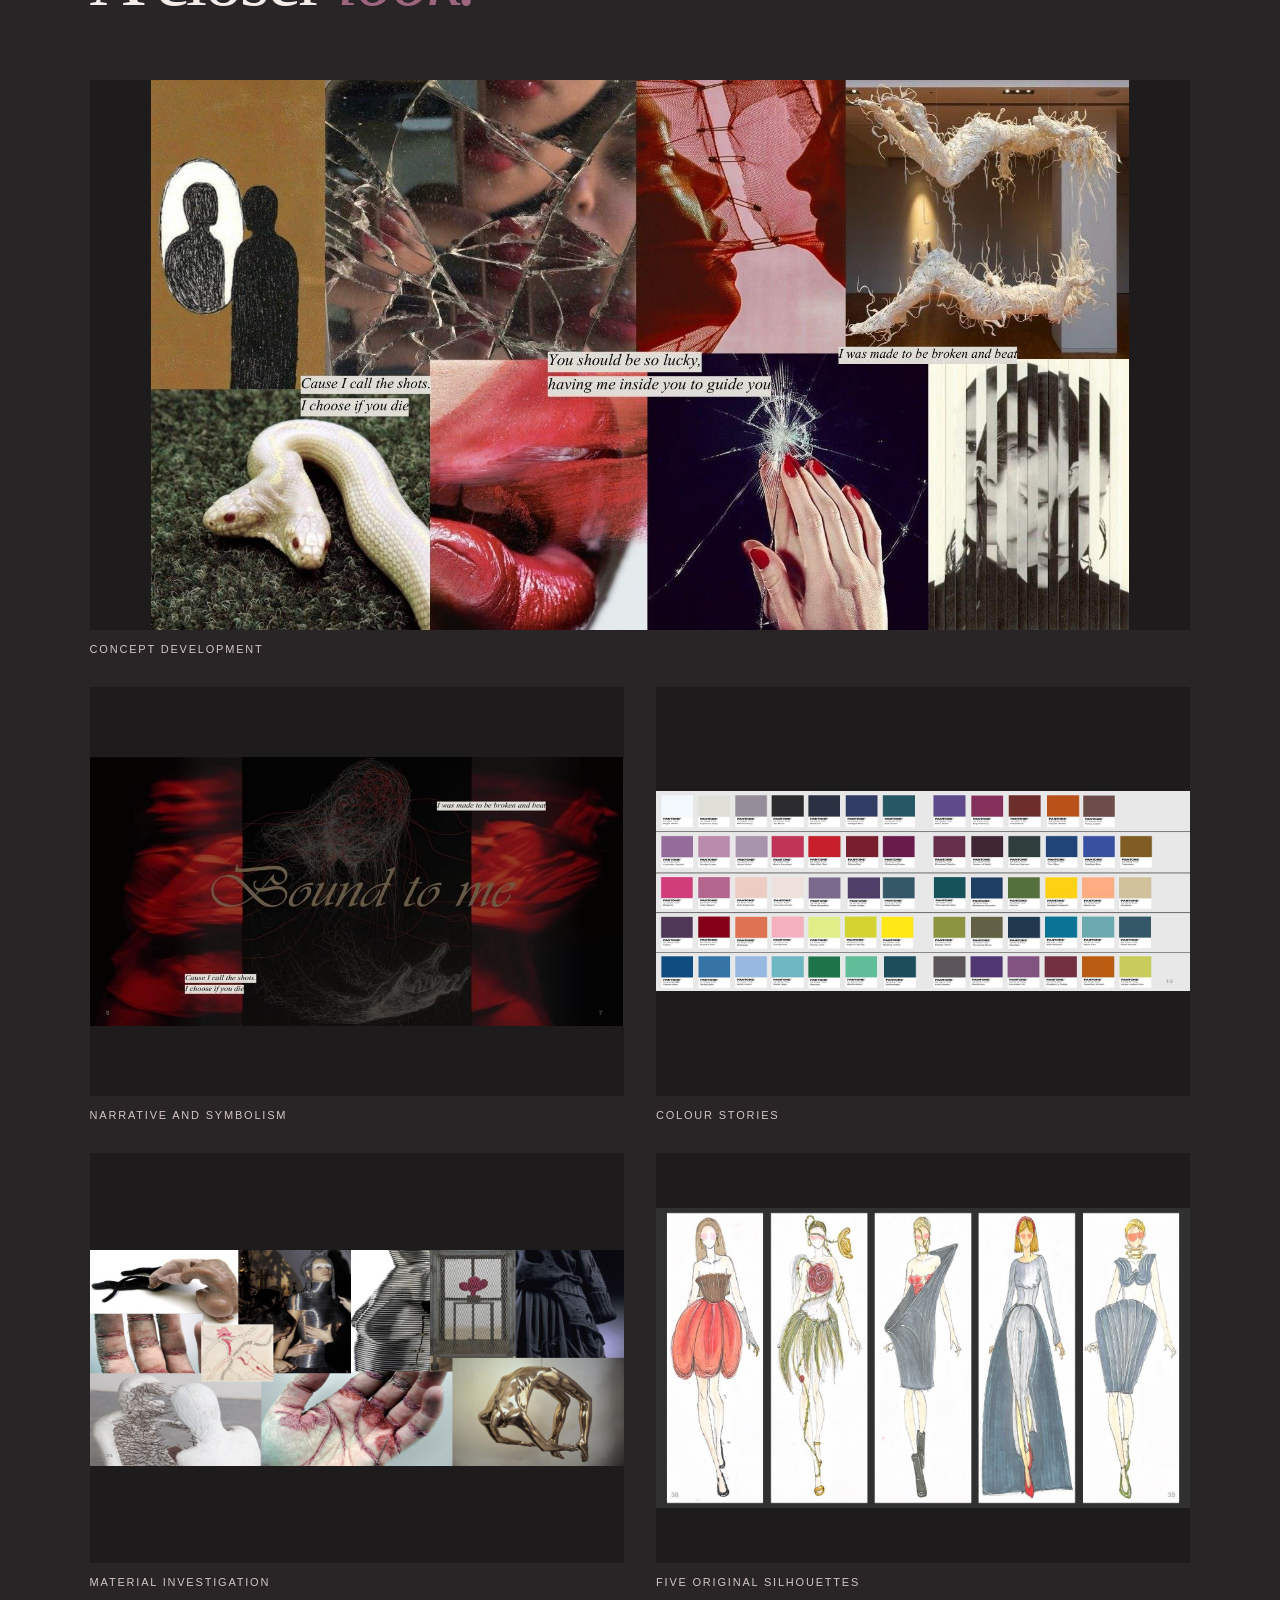
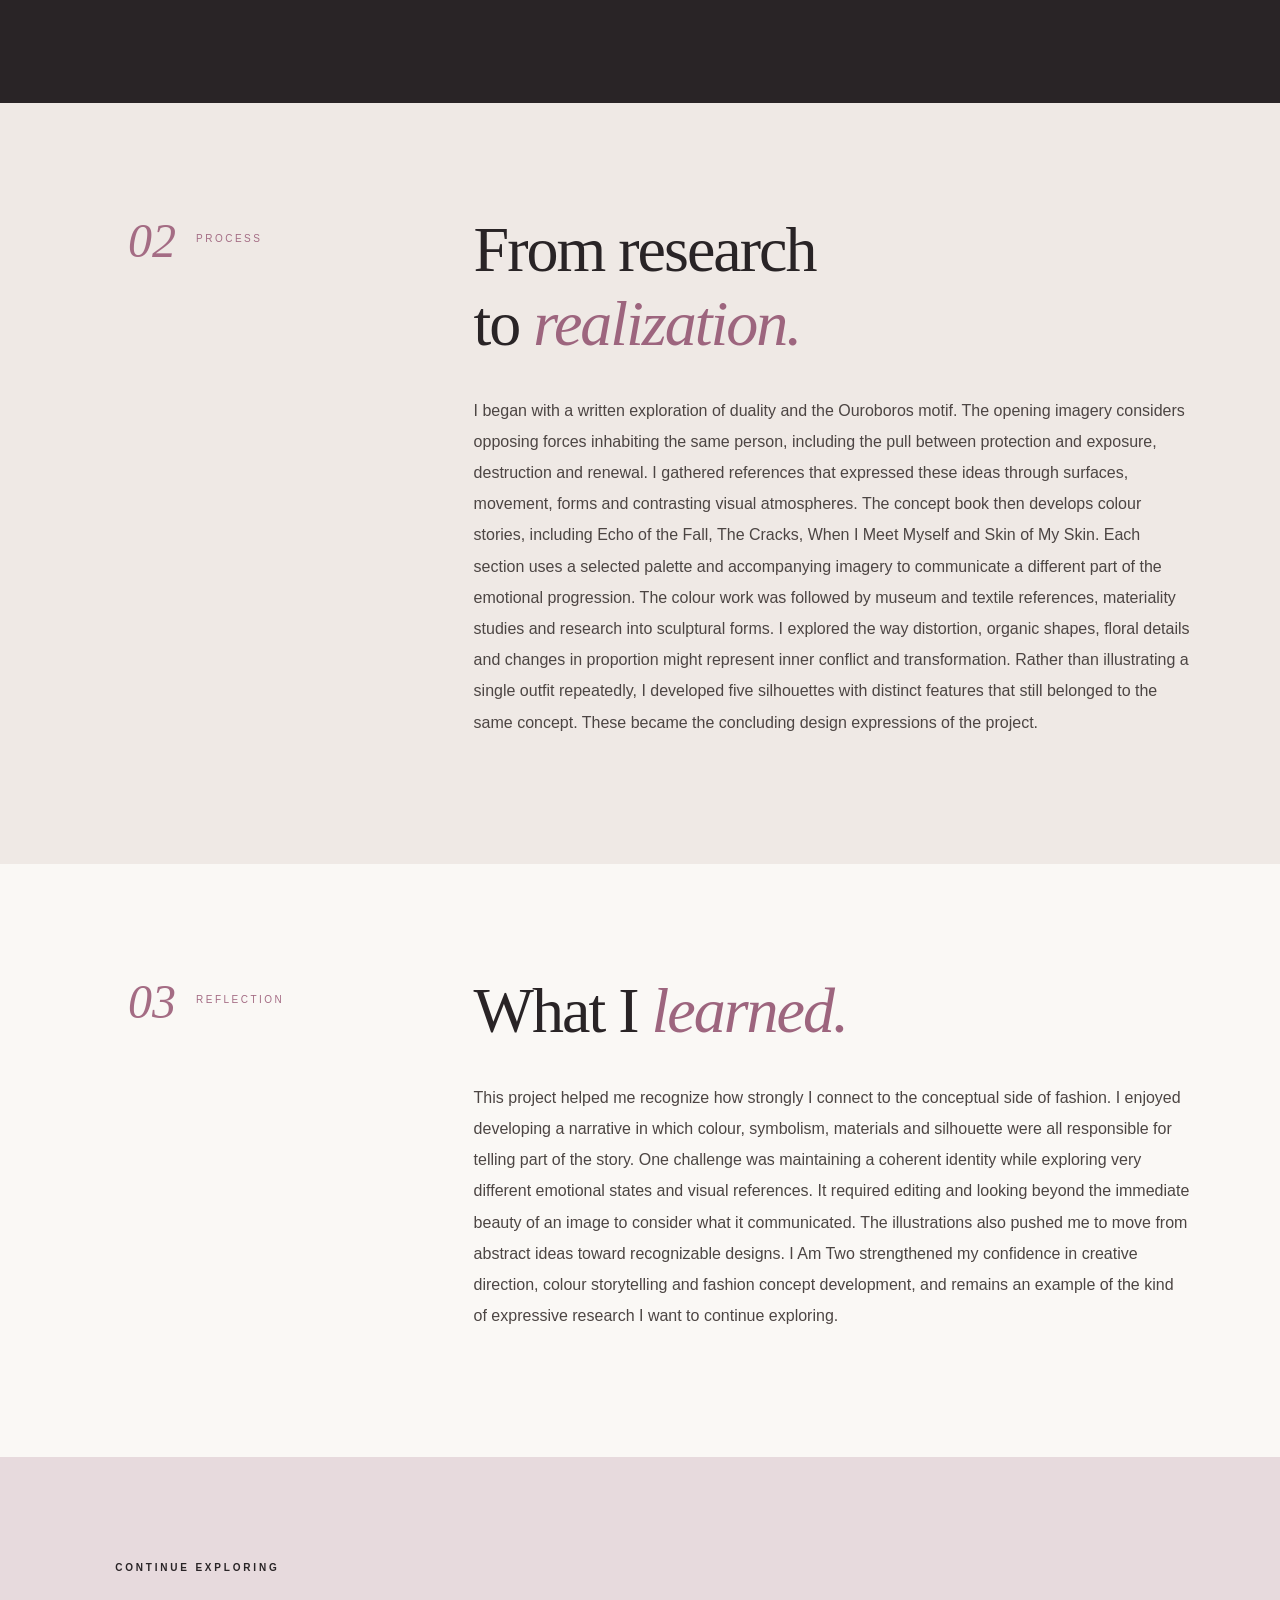
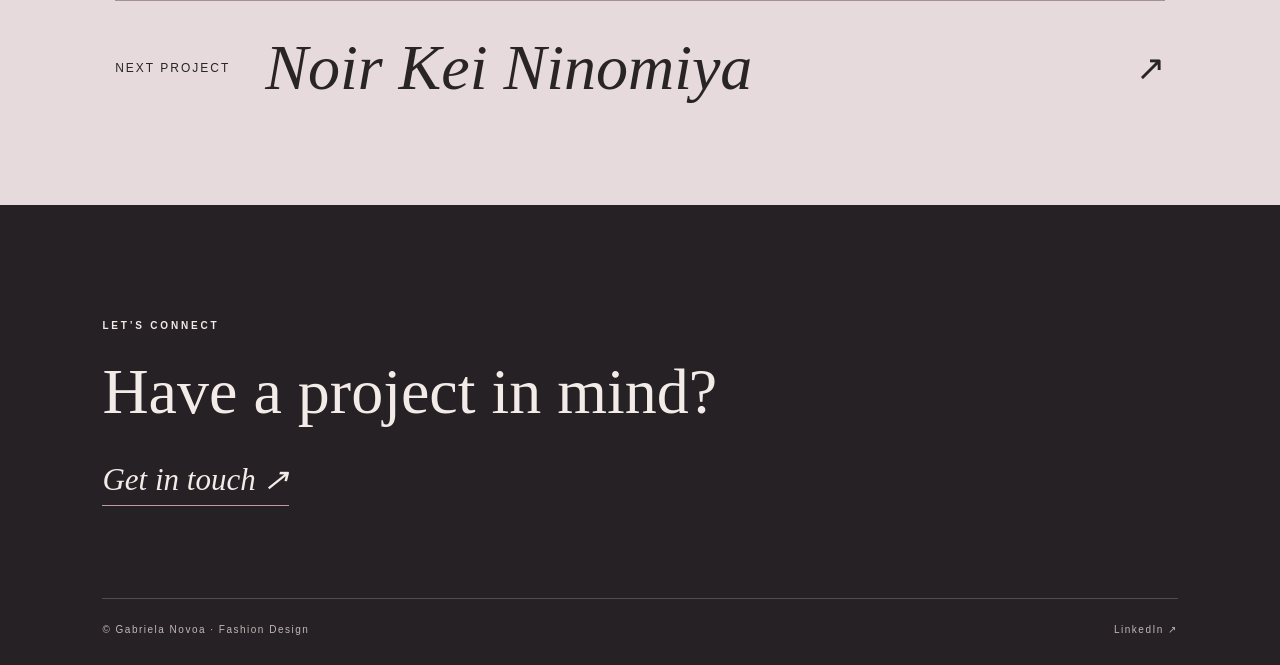
<file: project-i-am-two.html>
<!doctype html><html lang="en"><head><meta charset="utf-8"><meta name="viewport" content="width=device-width,initial-scale=1"><meta name="theme-color" content="#211d20"><meta name="description" content="An exploration of identity, emotion and transformation."><title>I Am Two | Gabriela Novoa</title><link rel="stylesheet" href="styles.css"><script defer src="site.js"></script></head><body><header class="site-header"><a class="brand" href="index.html" aria-label="Gabriela Novoa home">G<span class="brand-dot">.</span>N</a><button class="mobile-toggle" type="button" aria-label="Open navigation" aria-expanded="false">Menu <span>☰</span></button><nav class="site-nav" aria-label="Main navigation"><a class="" href="index.html">Home</a><a class="active" href="projects.html">Projects</a><a class="" href="about.html">About</a><a class="" href="contact.html">Contact</a></nav><span class="header-side">SELECTED WORKS — 2025/26</span></header><main id="main"><section class="project-hero"><div class="project-hero-copy"><a class="back-link" href="projects.html">← All projects</a><span class="eyebrow">PROJECT 02 / The Duality of Self</span><h1>I Am Two</h1><p class="project-cat">Concept Development &amp; Fashion Illustration</p><div class="hairline"></div><p class="lead">An exploration of identity, emotion and transformation.</p><div class="scroll-cue">SCROLL TO EXPLORE ↓</div></div><div class="project-hero-image"><img class="" src="assets/p08_03.jpg" alt="I Am Two principal project visual" loading="eager"></div></section>
<section class="story-section"><div class="section-label"><span>01</span><p>OVERVIEW</p></div><div class="story-copy"><h2>The <em>idea.</em></h2><p>I Am Two explores the tension between different aspects of identity: shadow and light, restraint and release, fragmentation and renewal. The concept uses the Ouroboros as an image of transformation, suggesting that opposing forces can exist within the same person and that change can emerge through conflict. The project began as an emotional narrative and developed into a visual concept book, with connected colour stories, symbolic imagery, museum and textile research, material investigations and fashion silhouettes. Colour acts as a narrative device rather than simply a decorative choice; the palettes represent different emotional states as the story develops. The final section presents five original fashion illustrations informed by the research. Together, the work examines how an intangible idea about the self can become a distinctive visual direction for fashion.</p></div></section>
<section class="gallery-section"><div class="gallery-intro"><span class="eyebrow">VISUAL RESEARCH / DEVELOPMENT / OUTCOME</span><h2>A closer <em>look.</em></h2></div><div class="project-gallery"><figure class="gallery-item wide"><img class="" src="assets/p08_01.jpg" alt="I Am Two — Concept development" loading="lazy"><figcaption>Concept development</figcaption></figure><figure class="gallery-item "><img class="" src="assets/p08_02.jpg" alt="I Am Two — Narrative and symbolism" loading="lazy"><figcaption>Narrative and symbolism</figcaption></figure><figure class="gallery-item "><img class="" src="assets/p09_01.jpg" alt="I Am Two — Colour stories" loading="lazy"><figcaption>Colour stories</figcaption></figure><figure class="gallery-item "><img class="" src="assets/p09_02.jpg" alt="I Am Two — Material investigation" loading="lazy"><figcaption>Material investigation</figcaption></figure><figure class="gallery-item "><img class="" src="assets/p10_01.jpg" alt="I Am Two — Five original silhouettes" loading="lazy"><figcaption>Five original silhouettes</figcaption></figure></div></section>
<section class="story-section tint"><div class="section-label"><span>02</span><p>PROCESS</p></div><div class="story-copy"><h2>From research<br>to <em>realization.</em></h2><p>I began with a written exploration of duality and the Ouroboros motif. The opening imagery considers opposing forces inhabiting the same person, including the pull between protection and exposure, destruction and renewal. I gathered references that expressed these ideas through surfaces, movement, forms and contrasting visual atmospheres. The concept book then develops colour stories, including Echo of the Fall, The Cracks, When I Meet Myself and Skin of My Skin. Each section uses a selected palette and accompanying imagery to communicate a different part of the emotional progression. The colour work was followed by museum and textile references, materiality studies and research into sculptural forms. I explored the way distortion, organic shapes, floral details and changes in proportion might represent inner conflict and transformation. Rather than illustrating a single outfit repeatedly, I developed five silhouettes with distinct features that still belonged to the same concept. These became the concluding design expressions of the project.</p></div></section>
<section class="story-section"><div class="section-label"><span>03</span><p>REFLECTION</p></div><div class="story-copy"><h2>What I <em>learned.</em></h2><p>This project helped me recognize how strongly I connect to the conceptual side of fashion. I enjoyed developing a narrative in which colour, symbolism, materials and silhouette were all responsible for telling part of the story. One challenge was maintaining a coherent identity while exploring very different emotional states and visual references. It required editing and looking beyond the immediate beauty of an image to consider what it communicated. The illustrations also pushed me to move from abstract ideas toward recognizable designs. I Am Two strengthened my confidence in creative direction, colour storytelling and fashion concept development, and remains an example of the kind of expressive research I want to continue exploring.</p></div></section>
<div class="project-next"><span class="eyebrow">CONTINUE EXPLORING</span><a href="project-noir-kei-ninomiya.html"><span>Next project</span><strong>Noir Kei Ninomiya</strong><b>↗</b></a></div></main><footer class="footer"><div><span class="eyebrow">LET’S CONNECT</span><h2>Have a project in mind?</h2><a class="serif-link" href="contact.html">Get in touch <span aria-hidden="true">↗</span></a></div><div class="footer-end"><span>© Gabriela Novoa · Fashion Design</span><a href="https://www.linkedin.com/in/gabriela-novoa28" target="_blank" rel="noopener noreferrer">LinkedIn ↗</a></div></footer></body></html>
</file>
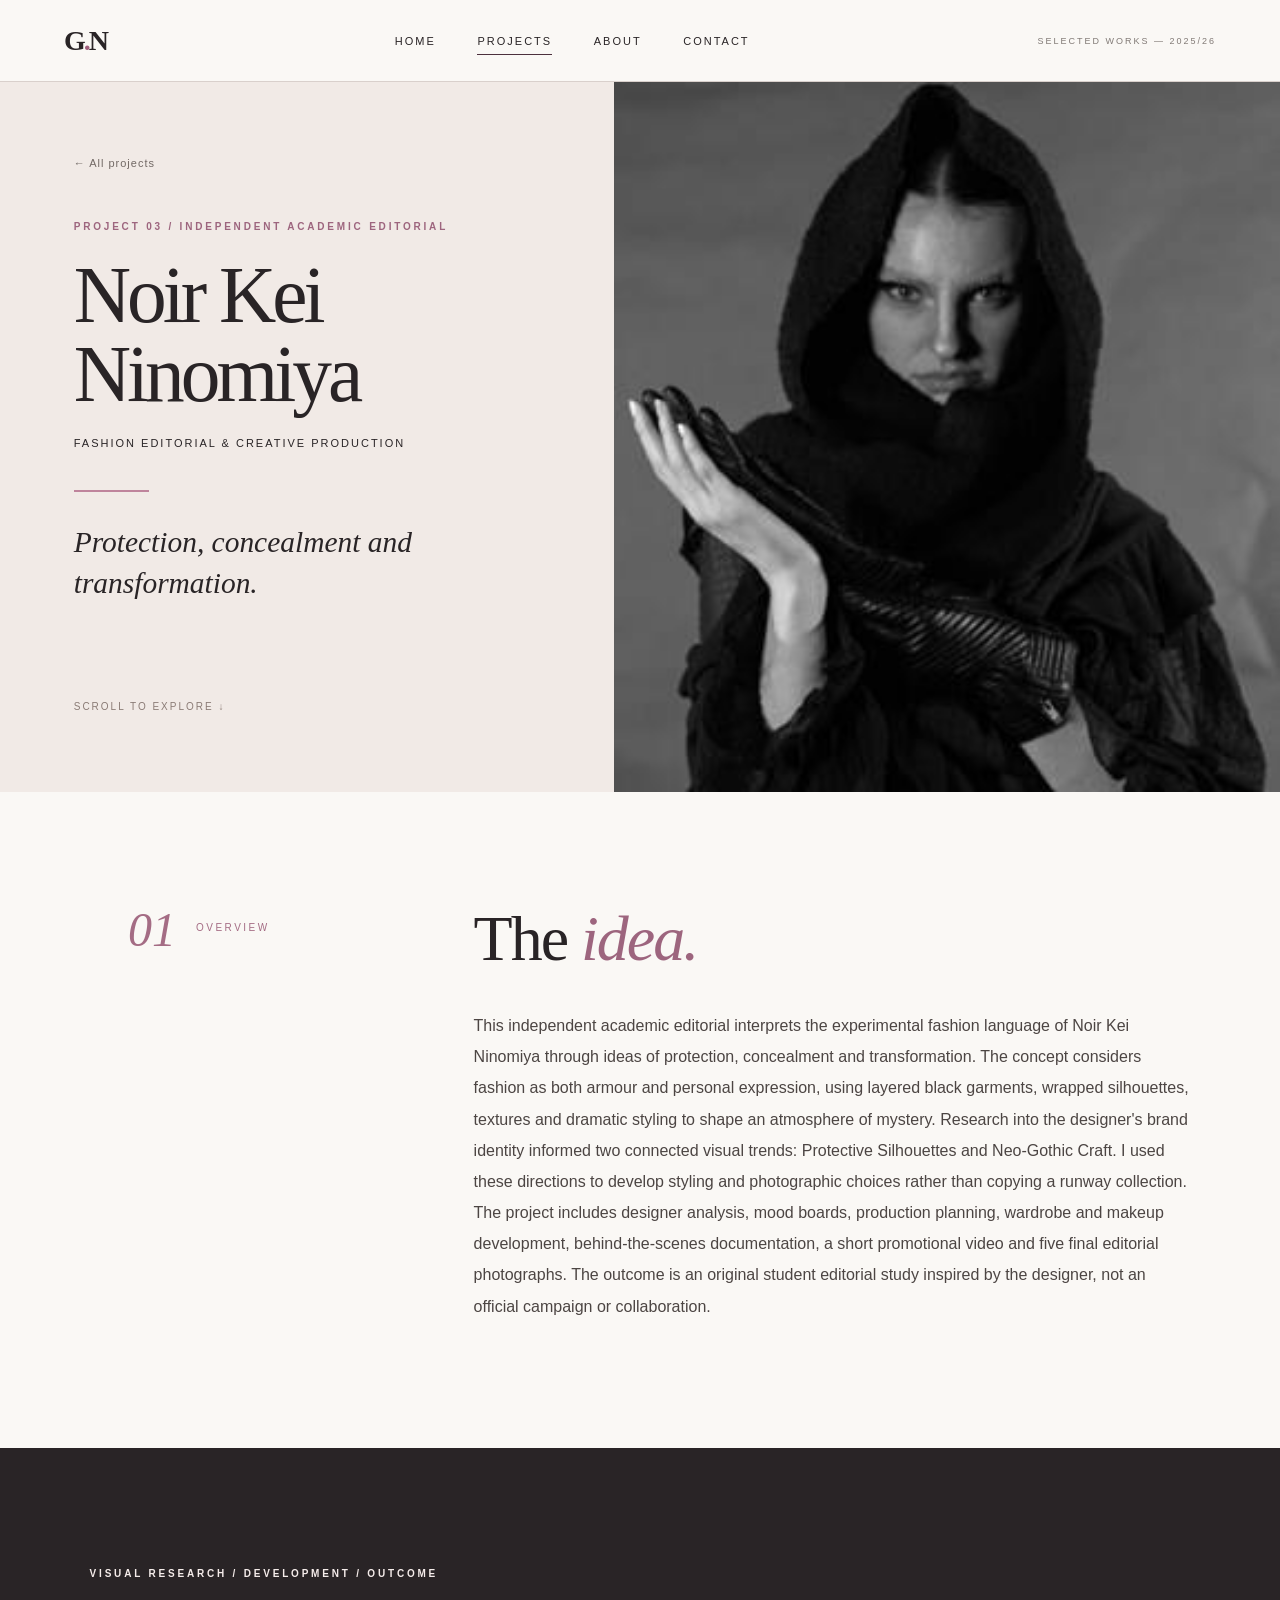
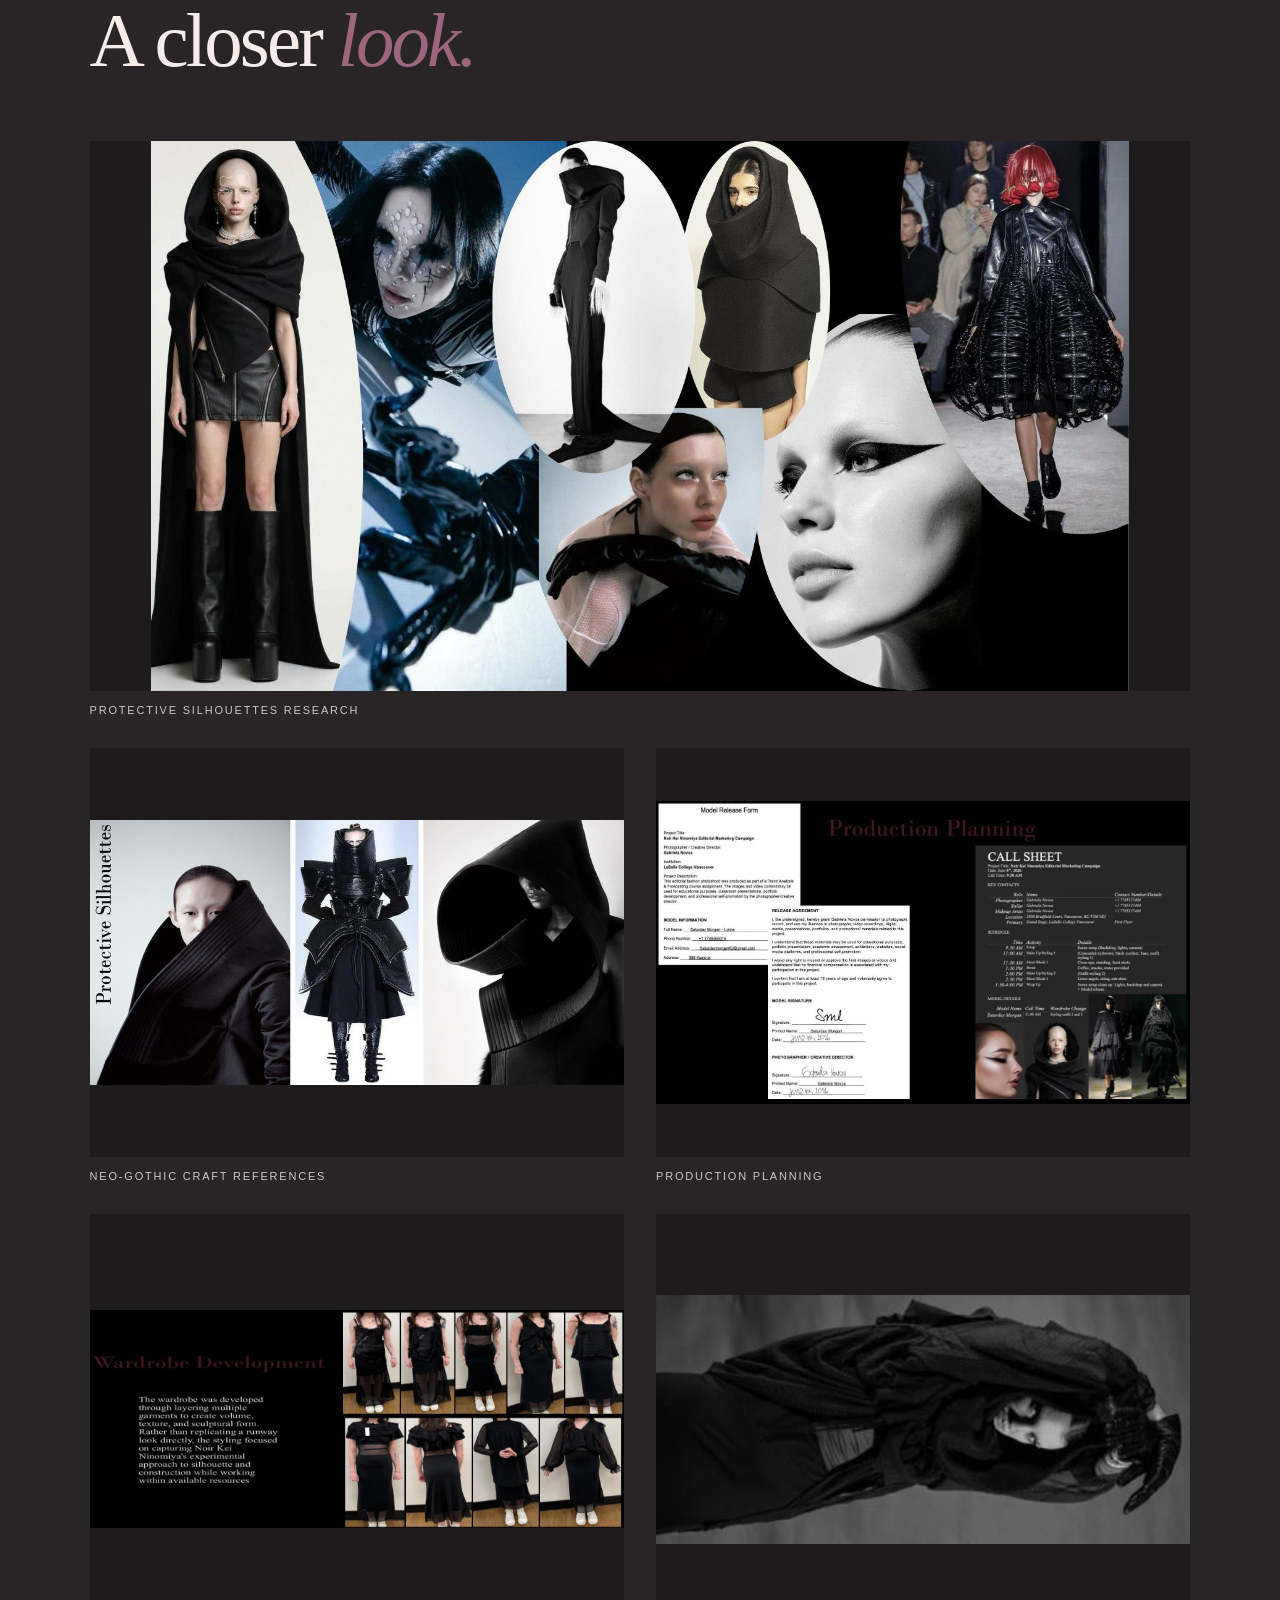
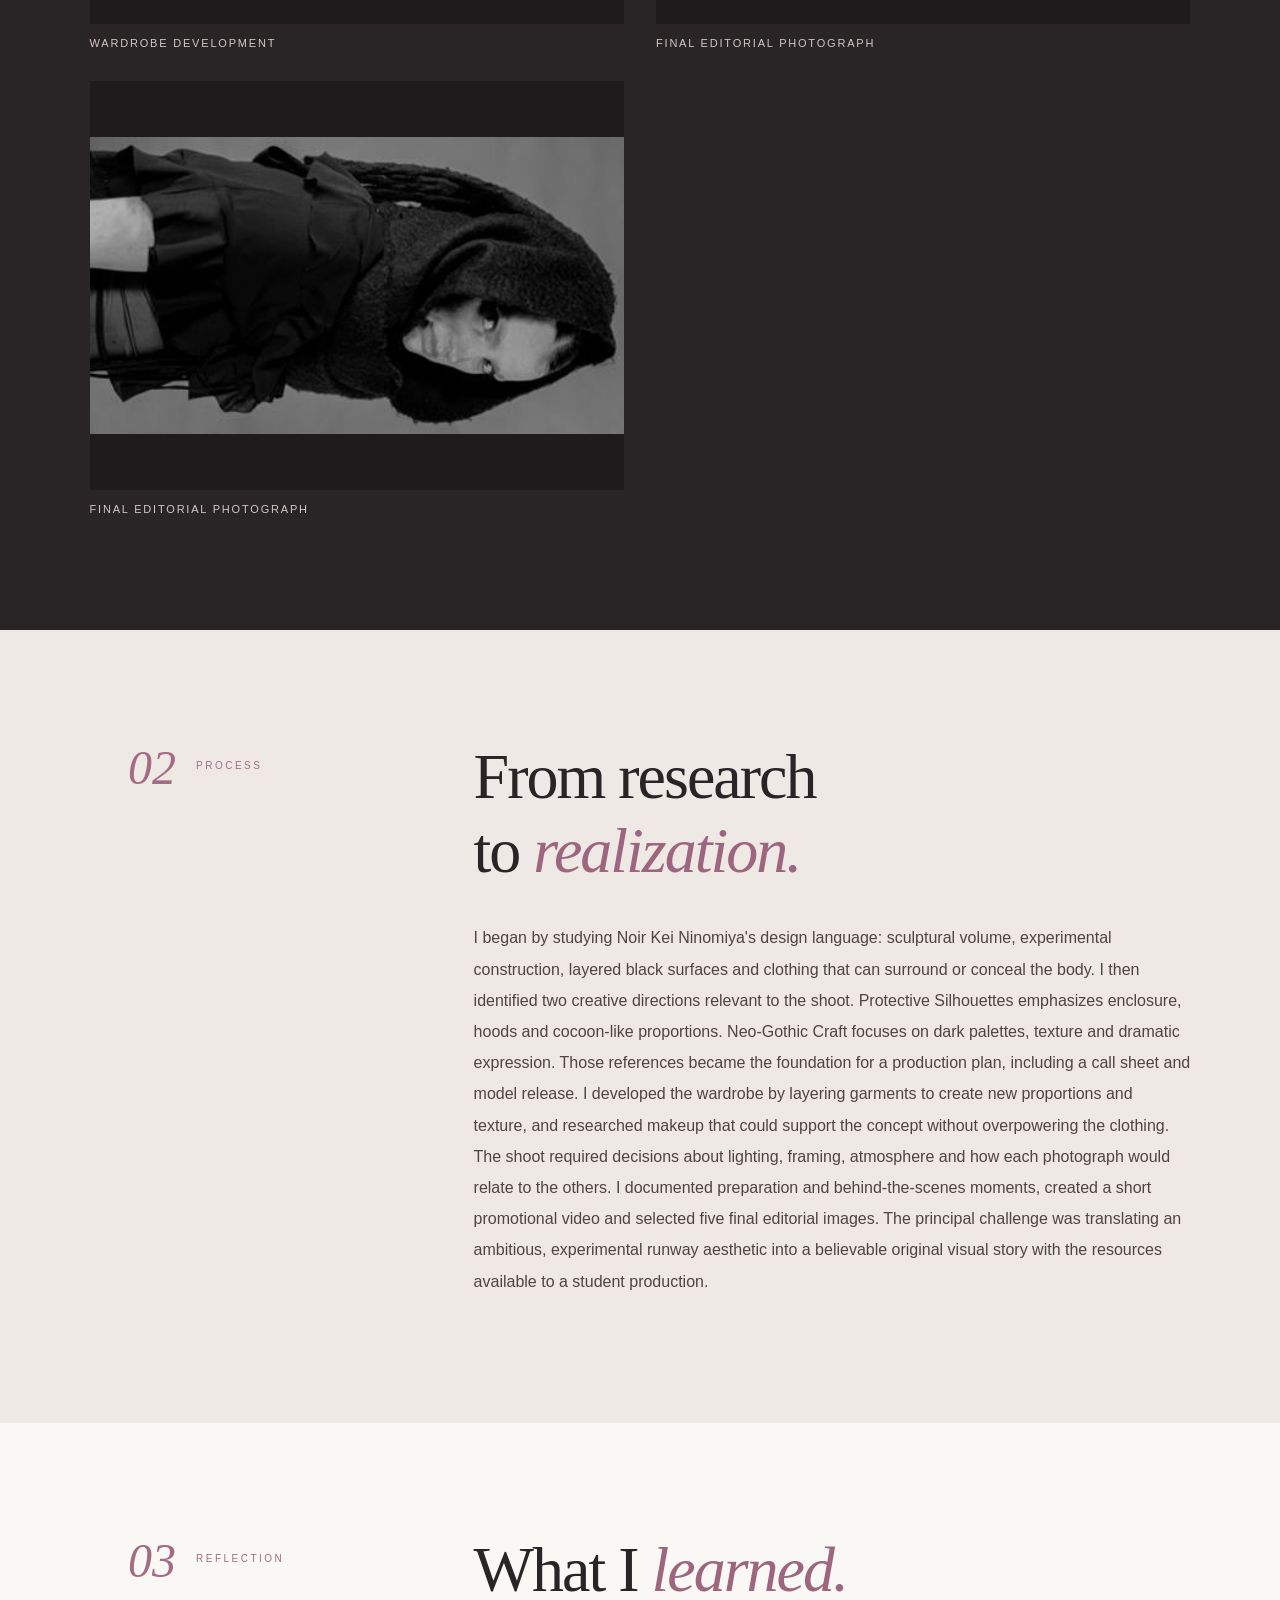
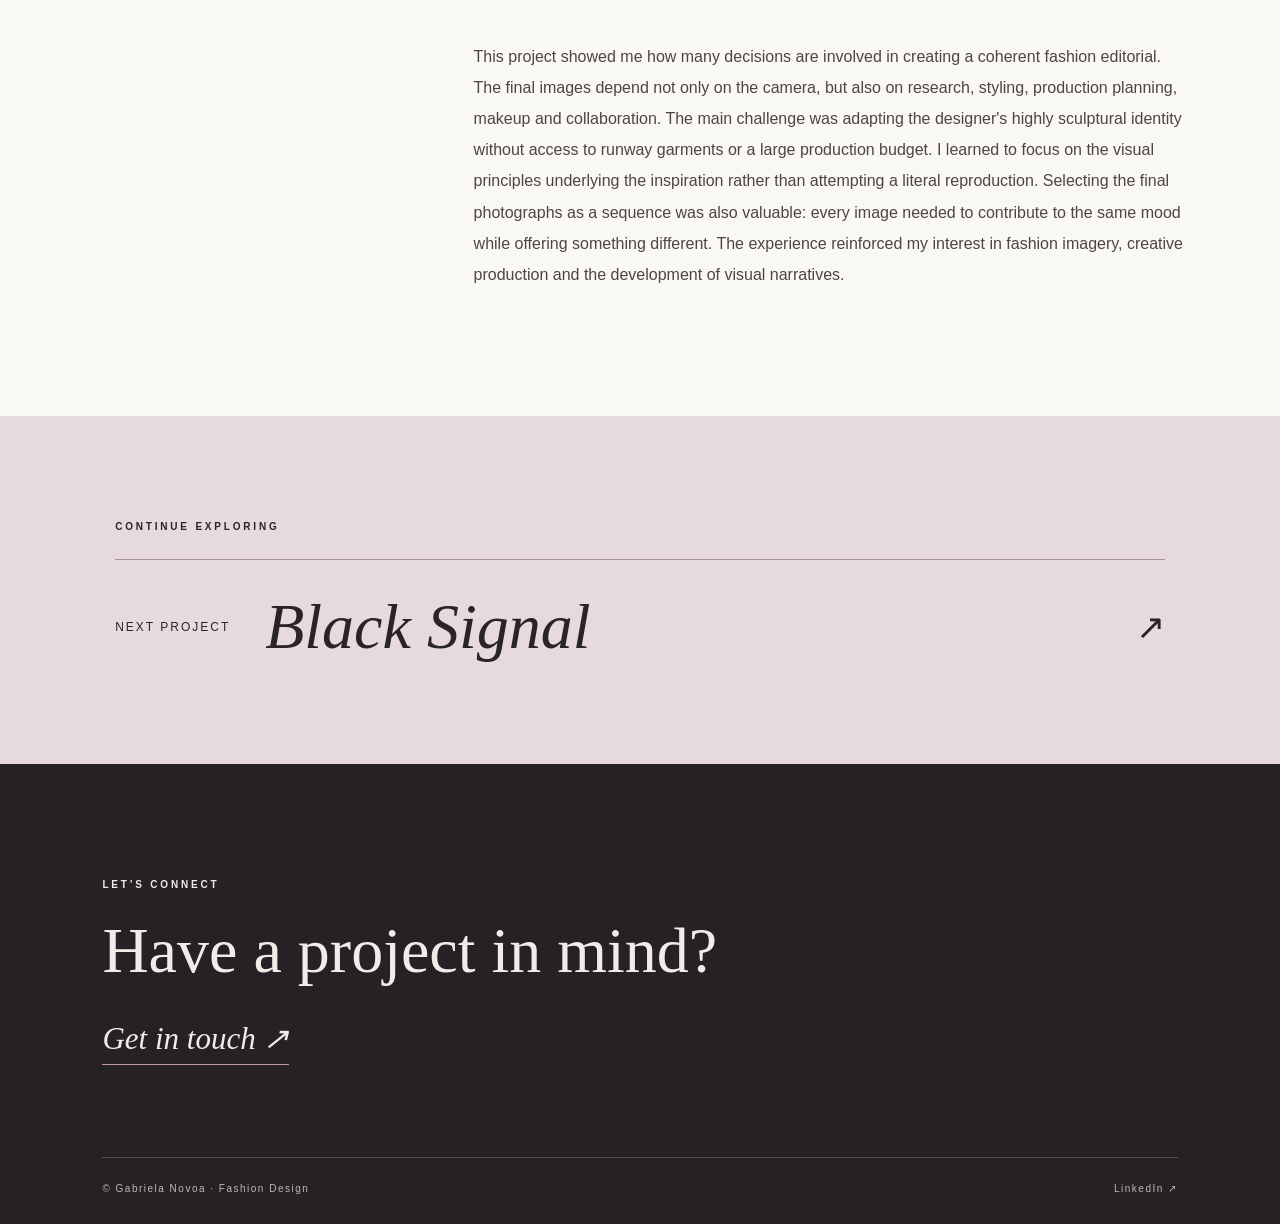
<file: project-noir-kei-ninomiya.html>
<!doctype html><html lang="en"><head><meta charset="utf-8"><meta name="viewport" content="width=device-width,initial-scale=1"><meta name="theme-color" content="#211d20"><meta name="description" content="Protection, concealment and transformation."><title>Noir Kei Ninomiya | Gabriela Novoa</title><link rel="stylesheet" href="styles.css"><script defer src="site.js"></script></head><body><header class="site-header"><a class="brand" href="index.html" aria-label="Gabriela Novoa home">G<span class="brand-dot">.</span>N</a><button class="mobile-toggle" type="button" aria-label="Open navigation" aria-expanded="false">Menu <span>☰</span></button><nav class="site-nav" aria-label="Main navigation"><a class="" href="index.html">Home</a><a class="active" href="projects.html">Projects</a><a class="" href="about.html">About</a><a class="" href="contact.html">Contact</a></nav><span class="header-side">SELECTED WORKS — 2025/26</span></header><main id="main"><section class="project-hero"><div class="project-hero-copy"><a class="back-link" href="projects.html">← All projects</a><span class="eyebrow">PROJECT 03 / Independent Academic Editorial</span><h1>Noir Kei Ninomiya</h1><p class="project-cat">Fashion Editorial &amp; Creative Production</p><div class="hairline"></div><p class="lead">Protection, concealment and transformation.</p><div class="scroll-cue">SCROLL TO EXPLORE ↓</div></div><div class="project-hero-image"><img class="" src="assets/p14_04.jpg" alt="Noir Kei Ninomiya principal project visual" loading="eager"></div></section>
<section class="story-section"><div class="section-label"><span>01</span><p>OVERVIEW</p></div><div class="story-copy"><h2>The <em>idea.</em></h2><p>This independent academic editorial interprets the experimental fashion language of Noir Kei Ninomiya through ideas of protection, concealment and transformation. The concept considers fashion as both armour and personal expression, using layered black garments, wrapped silhouettes, textures and dramatic styling to shape an atmosphere of mystery. Research into the designer&#x27;s brand identity informed two connected visual trends: Protective Silhouettes and Neo-Gothic Craft. I used these directions to develop styling and photographic choices rather than copying a runway collection. The project includes designer analysis, mood boards, production planning, wardrobe and makeup development, behind-the-scenes documentation, a short promotional video and five final editorial photographs. The outcome is an original student editorial study inspired by the designer, not an official campaign or collaboration.</p></div></section>
<section class="gallery-section"><div class="gallery-intro"><span class="eyebrow">VISUAL RESEARCH / DEVELOPMENT / OUTCOME</span><h2>A closer <em>look.</em></h2></div><div class="project-gallery"><figure class="gallery-item wide"><img class="" src="assets/p12_01.jpg" alt="Noir Kei Ninomiya — Protective Silhouettes research" loading="lazy"><figcaption>Protective Silhouettes research</figcaption></figure><figure class="gallery-item "><img class="" src="assets/p12_02.jpg" alt="Noir Kei Ninomiya — Neo-Gothic Craft references" loading="lazy"><figcaption>Neo-Gothic Craft references</figcaption></figure><figure class="gallery-item "><img class="" src="assets/p13_01.jpg" alt="Noir Kei Ninomiya — Production planning" loading="lazy"><figcaption>Production planning</figcaption></figure><figure class="gallery-item "><img class="" src="assets/p13_02.jpg" alt="Noir Kei Ninomiya — Wardrobe development" loading="lazy"><figcaption>Wardrobe development</figcaption></figure><figure class="gallery-item "><img class="" src="assets/p14_01.jpg" alt="Noir Kei Ninomiya — Final editorial photograph" loading="lazy"><figcaption>Final editorial photograph</figcaption></figure><figure class="gallery-item "><img class="" src="assets/p14_03.jpg" alt="Noir Kei Ninomiya — Final editorial photograph" loading="lazy"><figcaption>Final editorial photograph</figcaption></figure></div></section>
<section class="story-section tint"><div class="section-label"><span>02</span><p>PROCESS</p></div><div class="story-copy"><h2>From research<br>to <em>realization.</em></h2><p>I began by studying Noir Kei Ninomiya&#x27;s design language: sculptural volume, experimental construction, layered black surfaces and clothing that can surround or conceal the body. I then identified two creative directions relevant to the shoot. Protective Silhouettes emphasizes enclosure, hoods and cocoon-like proportions. Neo-Gothic Craft focuses on dark palettes, texture and dramatic expression. Those references became the foundation for a production plan, including a call sheet and model release. I developed the wardrobe by layering garments to create new proportions and texture, and researched makeup that could support the concept without overpowering the clothing. The shoot required decisions about lighting, framing, atmosphere and how each photograph would relate to the others. I documented preparation and behind-the-scenes moments, created a short promotional video and selected five final editorial images. The principal challenge was translating an ambitious, experimental runway aesthetic into a believable original visual story with the resources available to a student production.</p></div></section>
<section class="story-section"><div class="section-label"><span>03</span><p>REFLECTION</p></div><div class="story-copy"><h2>What I <em>learned.</em></h2><p>This project showed me how many decisions are involved in creating a coherent fashion editorial. The final images depend not only on the camera, but also on research, styling, production planning, makeup and collaboration. The main challenge was adapting the designer&#x27;s highly sculptural identity without access to runway garments or a large production budget. I learned to focus on the visual principles underlying the inspiration rather than attempting a literal reproduction. Selecting the final photographs as a sequence was also valuable: every image needed to contribute to the same mood while offering something different. The experience reinforced my interest in fashion imagery, creative production and the development of visual narratives.</p></div></section>
<div class="project-next"><span class="eyebrow">CONTINUE EXPLORING</span><a href="project-black-signal.html"><span>Next project</span><strong>Black Signal</strong><b>↗</b></a></div></main><footer class="footer"><div><span class="eyebrow">LET’S CONNECT</span><h2>Have a project in mind?</h2><a class="serif-link" href="contact.html">Get in touch <span aria-hidden="true">↗</span></a></div><div class="footer-end"><span>© Gabriela Novoa · Fashion Design</span><a href="https://www.linkedin.com/in/gabriela-novoa28" target="_blank" rel="noopener noreferrer">LinkedIn ↗</a></div></footer></body></html>
</file>
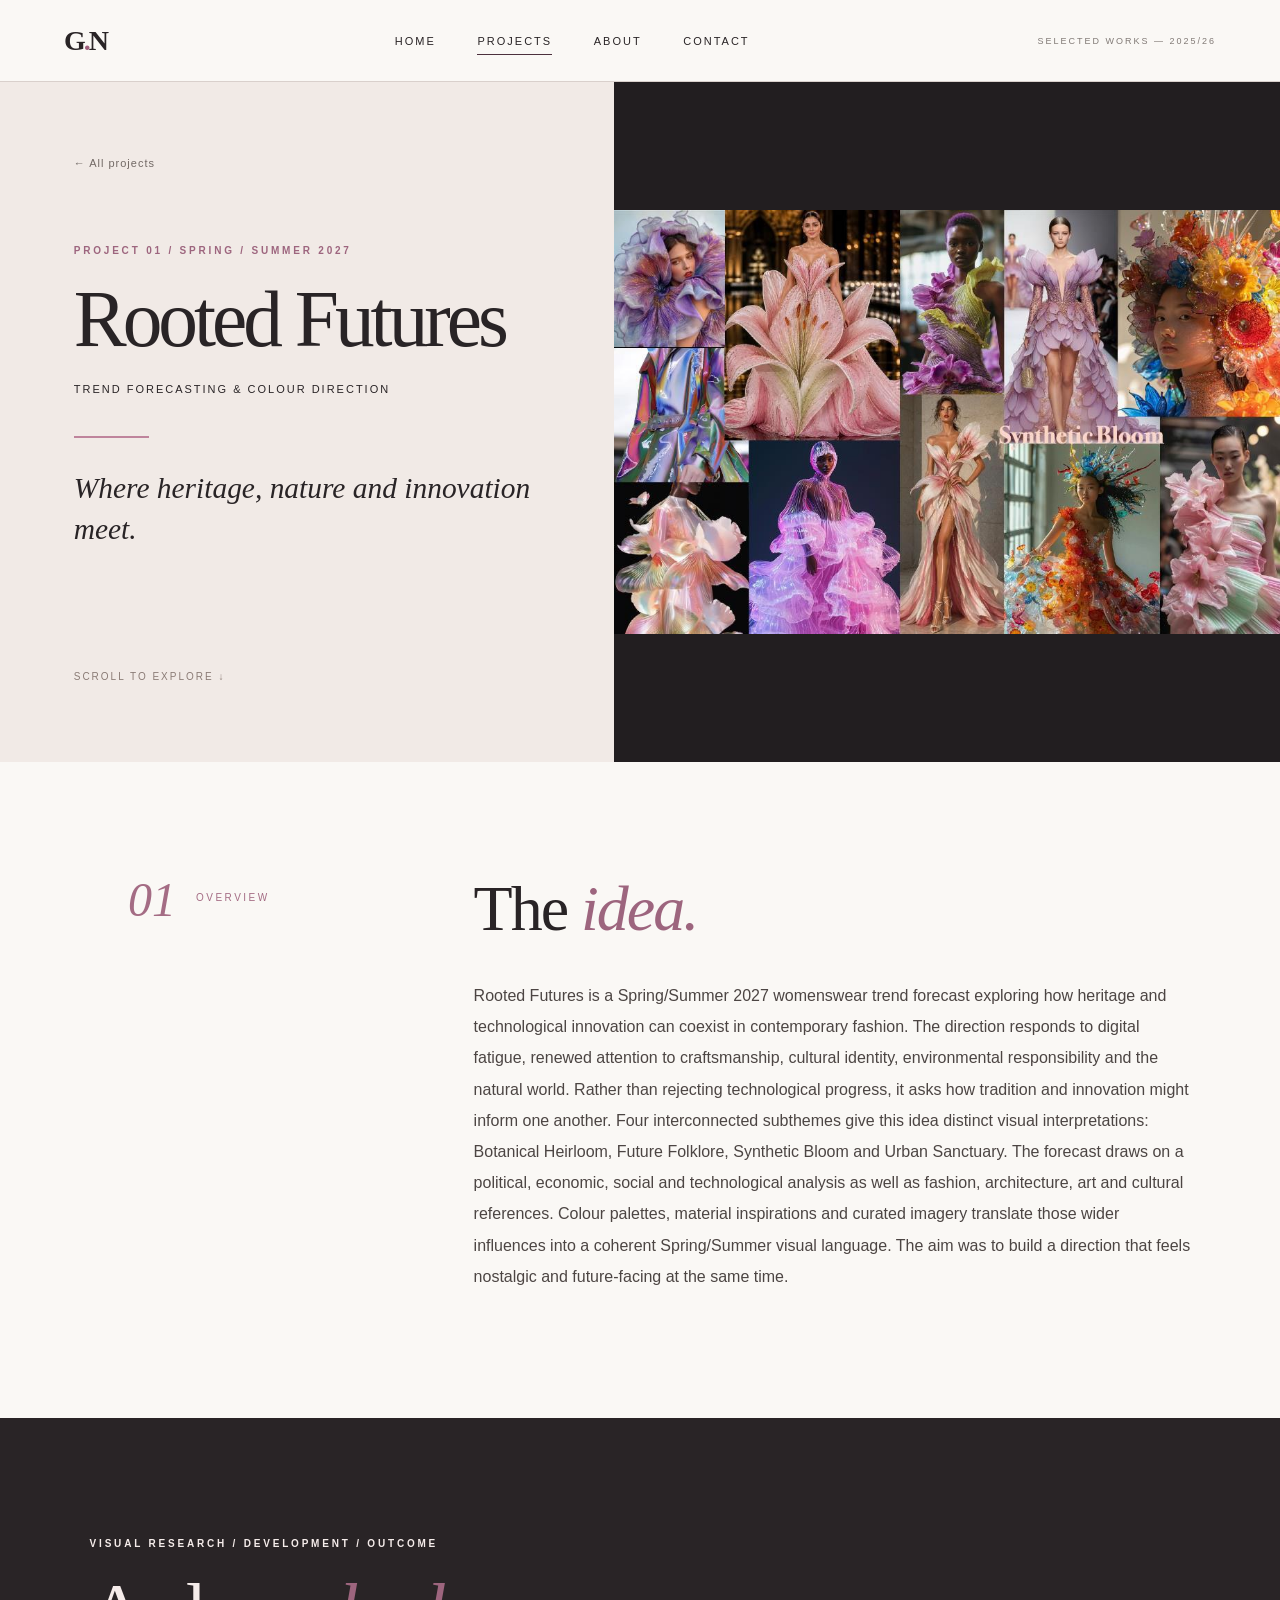
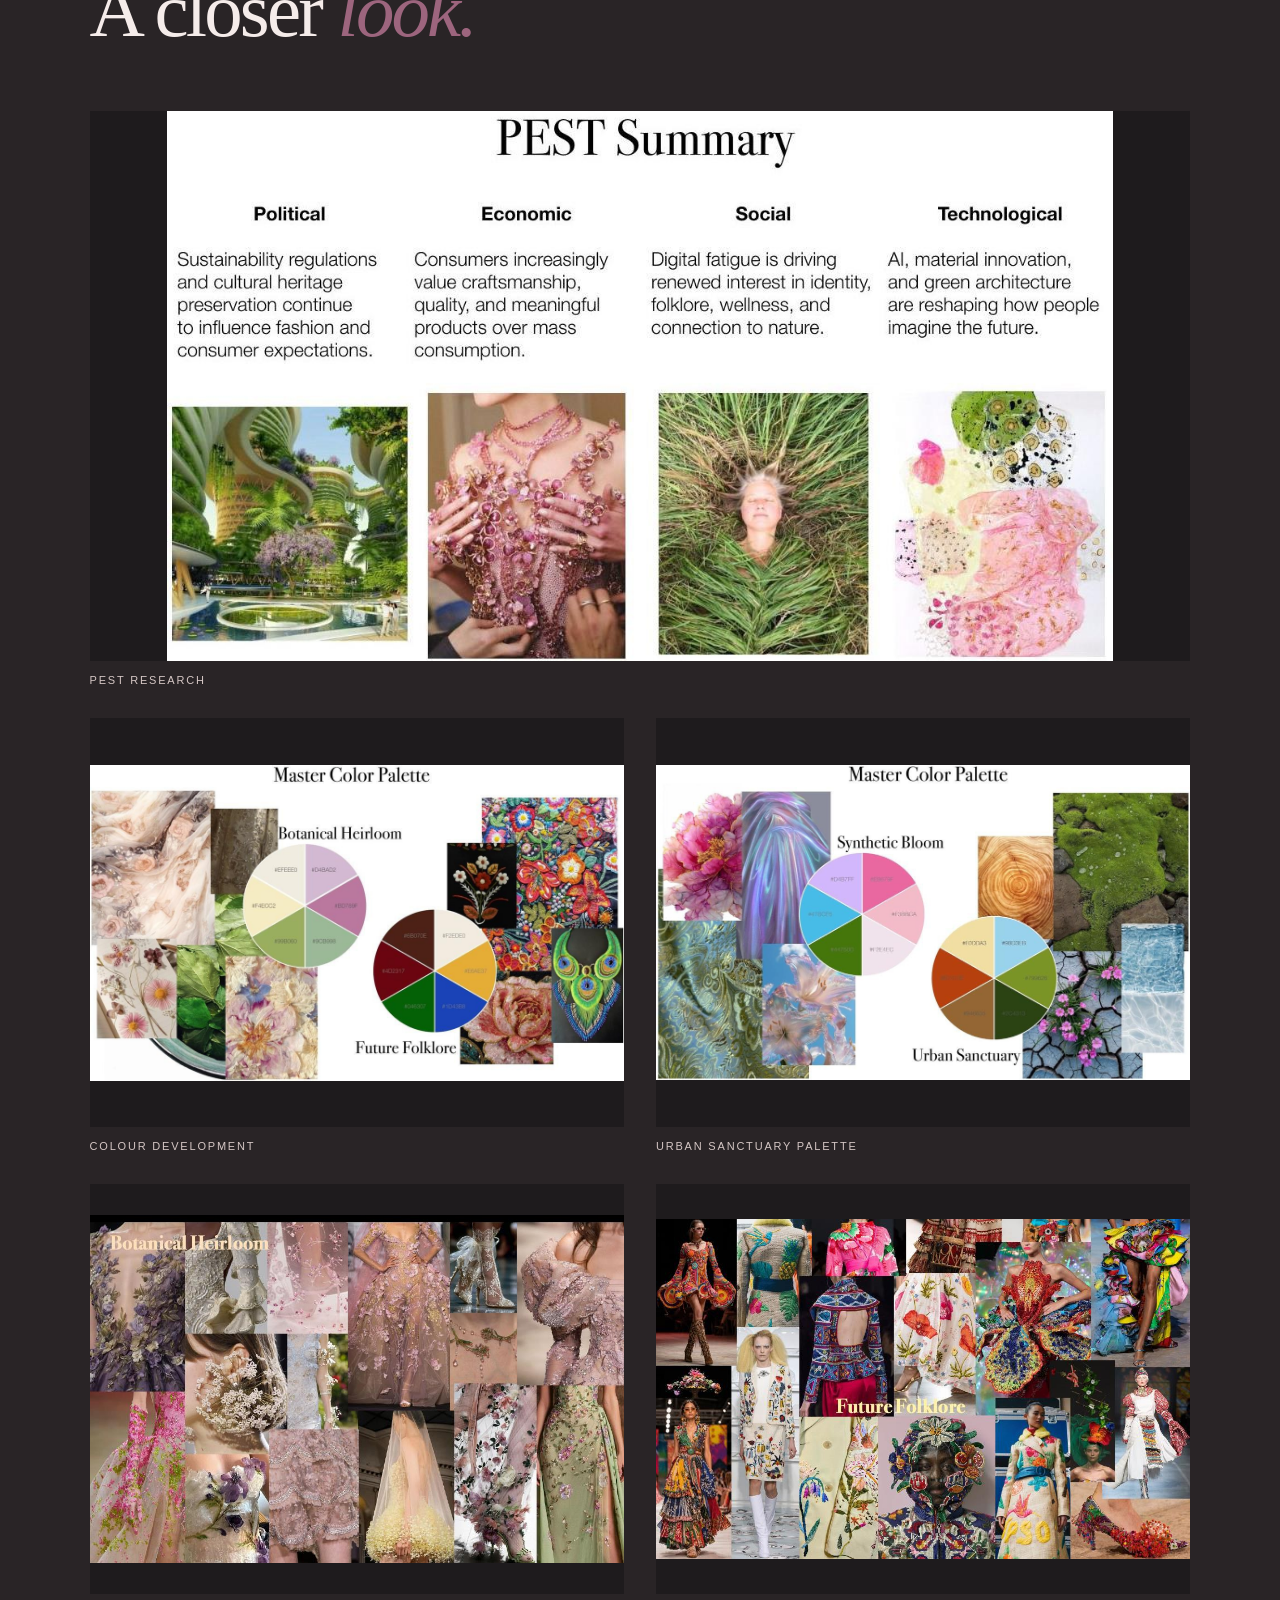
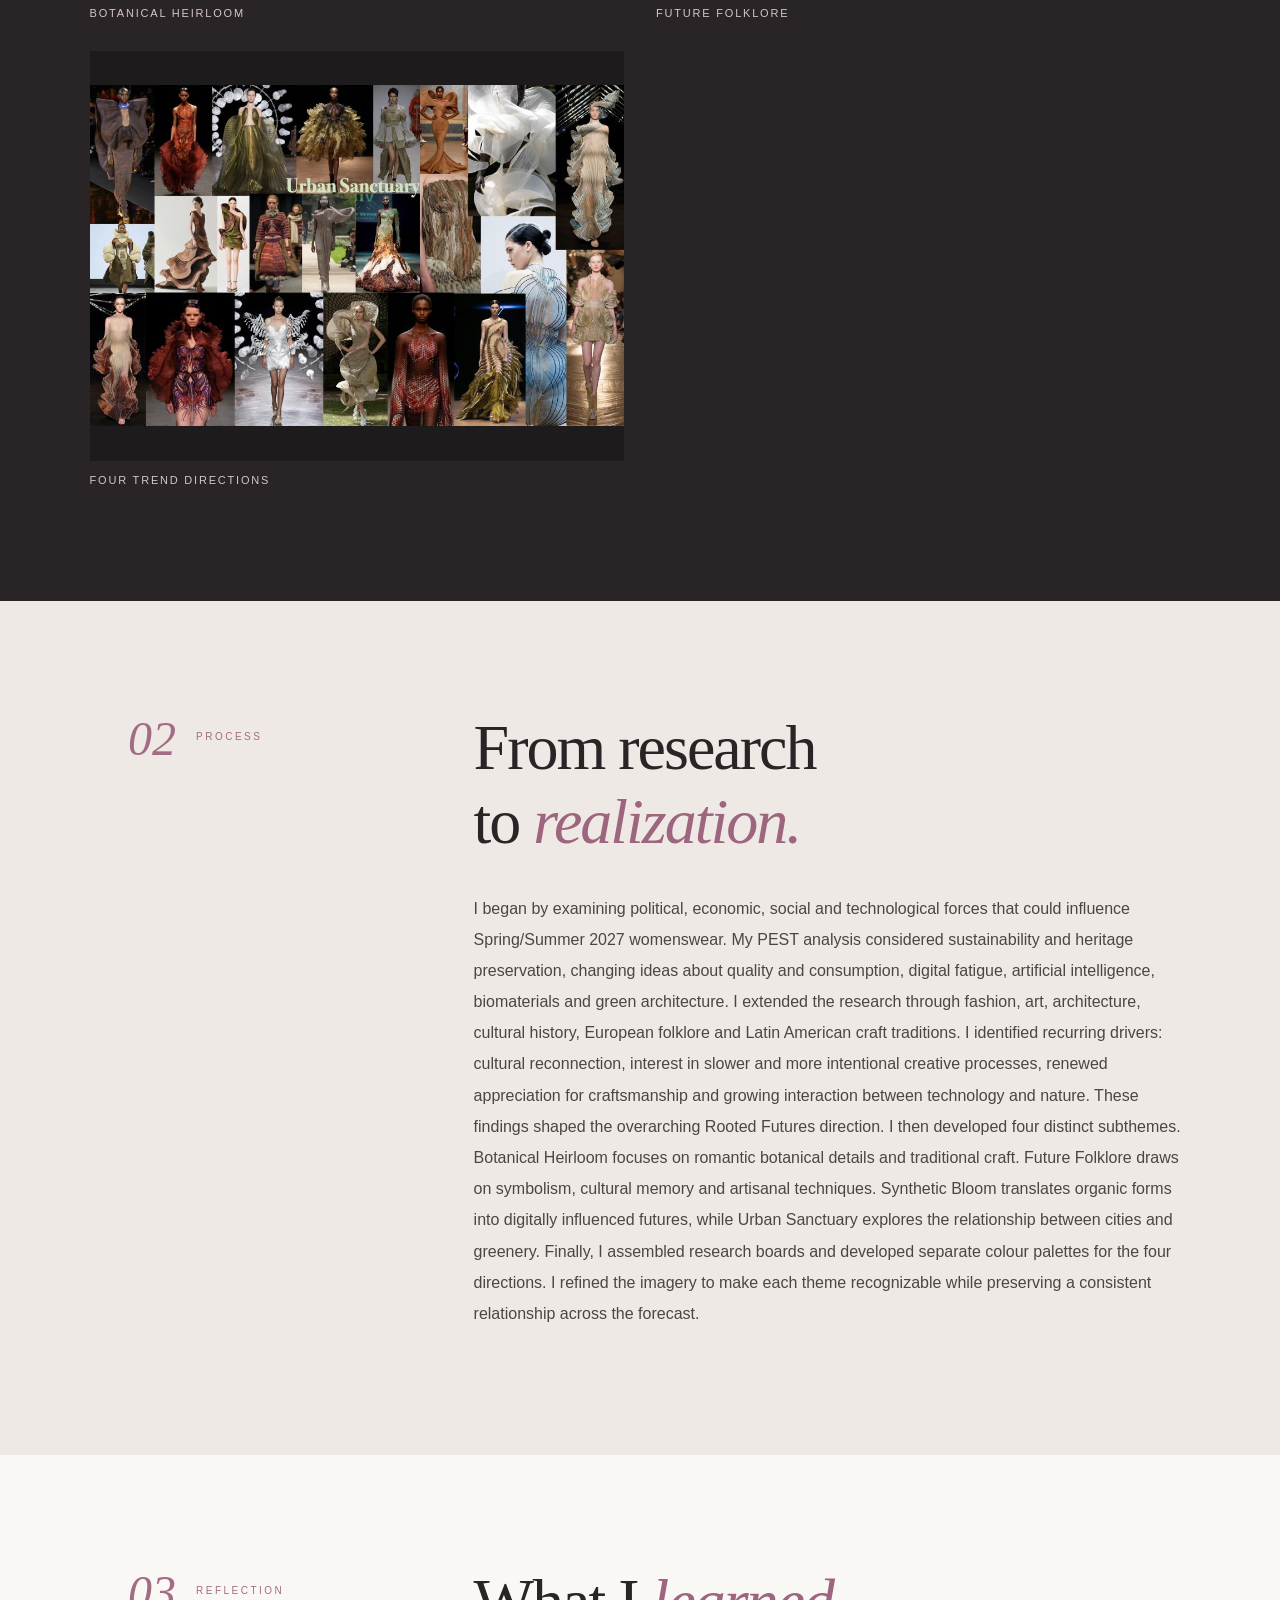
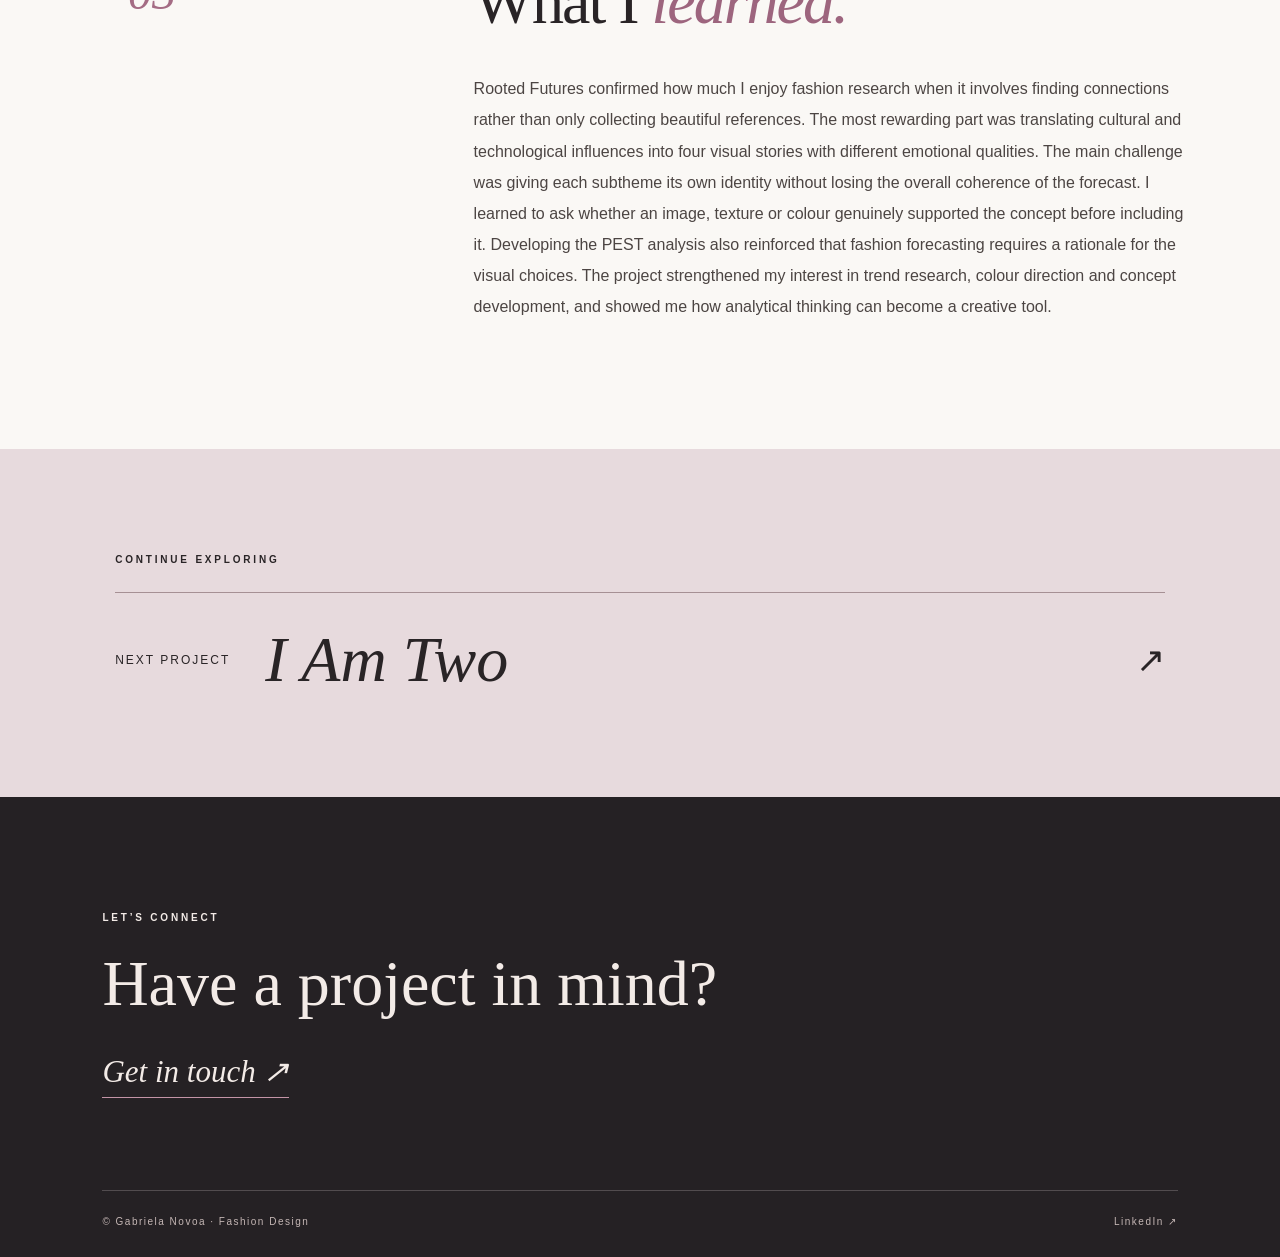
<file: project-rooted-futures.html>
<!doctype html><html lang="en"><head><meta charset="utf-8"><meta name="viewport" content="width=device-width,initial-scale=1"><meta name="theme-color" content="#211d20"><meta name="description" content="Where heritage, nature and innovation meet."><title>Rooted Futures | Gabriela Novoa</title><link rel="stylesheet" href="styles.css"><script defer src="site.js"></script></head><body><header class="site-header"><a class="brand" href="index.html" aria-label="Gabriela Novoa home">G<span class="brand-dot">.</span>N</a><button class="mobile-toggle" type="button" aria-label="Open navigation" aria-expanded="false">Menu <span>☰</span></button><nav class="site-nav" aria-label="Main navigation"><a class="" href="index.html">Home</a><a class="active" href="projects.html">Projects</a><a class="" href="about.html">About</a><a class="" href="contact.html">Contact</a></nav><span class="header-side">SELECTED WORKS — 2025/26</span></header><main id="main"><section class="project-hero"><div class="project-hero-copy"><a class="back-link" href="projects.html">← All projects</a><span class="eyebrow">PROJECT 01 / Spring / Summer 2027</span><h1>Rooted Futures</h1><p class="project-cat">Trend Forecasting &amp; Colour Direction</p><div class="hairline"></div><p class="lead">Where heritage, nature and innovation meet.</p><div class="scroll-cue">SCROLL TO EXPLORE ↓</div></div><div class="project-hero-image"><img class="" src="assets/p06_03.jpg" alt="Rooted Futures principal project visual" loading="eager"></div></section>
<section class="story-section"><div class="section-label"><span>01</span><p>OVERVIEW</p></div><div class="story-copy"><h2>The <em>idea.</em></h2><p>Rooted Futures is a Spring/Summer 2027 womenswear trend forecast exploring how heritage and technological innovation can coexist in contemporary fashion. The direction responds to digital fatigue, renewed attention to craftsmanship, cultural identity, environmental responsibility and the natural world. Rather than rejecting technological progress, it asks how tradition and innovation might inform one another. Four interconnected subthemes give this idea distinct visual interpretations: Botanical Heirloom, Future Folklore, Synthetic Bloom and Urban Sanctuary. The forecast draws on a political, economic, social and technological analysis as well as fashion, architecture, art and cultural references. Colour palettes, material inspirations and curated imagery translate those wider influences into a coherent Spring/Summer visual language. The aim was to build a direction that feels nostalgic and future-facing at the same time.</p></div></section>
<section class="gallery-section"><div class="gallery-intro"><span class="eyebrow">VISUAL RESEARCH / DEVELOPMENT / OUTCOME</span><h2>A closer <em>look.</em></h2></div><div class="project-gallery"><figure class="gallery-item wide"><img class="" src="assets/p04_01.jpg" alt="Rooted Futures — PEST research" loading="lazy"><figcaption>PEST research</figcaption></figure><figure class="gallery-item "><img class="" src="assets/p05_02.jpg" alt="Rooted Futures — Colour development" loading="lazy"><figcaption>Colour development</figcaption></figure><figure class="gallery-item "><img class="" src="assets/p05_01.jpg" alt="Rooted Futures — Urban Sanctuary palette" loading="lazy"><figcaption>Urban Sanctuary palette</figcaption></figure><figure class="gallery-item "><img class="" src="assets/p06_01.jpg" alt="Rooted Futures — Botanical Heirloom" loading="lazy"><figcaption>Botanical Heirloom</figcaption></figure><figure class="gallery-item "><img class="" src="assets/p06_02.jpg" alt="Rooted Futures — Future Folklore" loading="lazy"><figcaption>Future Folklore</figcaption></figure><figure class="gallery-item "><img class="" src="assets/p06_04.jpg" alt="Rooted Futures — Four trend directions" loading="lazy"><figcaption>Four trend directions</figcaption></figure></div></section>
<section class="story-section tint"><div class="section-label"><span>02</span><p>PROCESS</p></div><div class="story-copy"><h2>From research<br>to <em>realization.</em></h2><p>I began by examining political, economic, social and technological forces that could influence Spring/Summer 2027 womenswear. My PEST analysis considered sustainability and heritage preservation, changing ideas about quality and consumption, digital fatigue, artificial intelligence, biomaterials and green architecture. I extended the research through fashion, art, architecture, cultural history, European folklore and Latin American craft traditions. I identified recurring drivers: cultural reconnection, interest in slower and more intentional creative processes, renewed appreciation for craftsmanship and growing interaction between technology and nature. These findings shaped the overarching Rooted Futures direction. I then developed four distinct subthemes. Botanical Heirloom focuses on romantic botanical details and traditional craft. Future Folklore draws on symbolism, cultural memory and artisanal techniques. Synthetic Bloom translates organic forms into digitally influenced futures, while Urban Sanctuary explores the relationship between cities and greenery. Finally, I assembled research boards and developed separate colour palettes for the four directions. I refined the imagery to make each theme recognizable while preserving a consistent relationship across the forecast.</p></div></section>
<section class="story-section"><div class="section-label"><span>03</span><p>REFLECTION</p></div><div class="story-copy"><h2>What I <em>learned.</em></h2><p>Rooted Futures confirmed how much I enjoy fashion research when it involves finding connections rather than only collecting beautiful references. The most rewarding part was translating cultural and technological influences into four visual stories with different emotional qualities. The main challenge was giving each subtheme its own identity without losing the overall coherence of the forecast. I learned to ask whether an image, texture or colour genuinely supported the concept before including it. Developing the PEST analysis also reinforced that fashion forecasting requires a rationale for the visual choices. The project strengthened my interest in trend research, colour direction and concept development, and showed me how analytical thinking can become a creative tool.</p></div></section>
<div class="project-next"><span class="eyebrow">CONTINUE EXPLORING</span><a href="project-i-am-two.html"><span>Next project</span><strong>I Am Two</strong><b>↗</b></a></div></main><footer class="footer"><div><span class="eyebrow">LET’S CONNECT</span><h2>Have a project in mind?</h2><a class="serif-link" href="contact.html">Get in touch <span aria-hidden="true">↗</span></a></div><div class="footer-end"><span>© Gabriela Novoa · Fashion Design</span><a href="https://www.linkedin.com/in/gabriela-novoa28" target="_blank" rel="noopener noreferrer">LinkedIn ↗</a></div></footer></body></html>
</file>
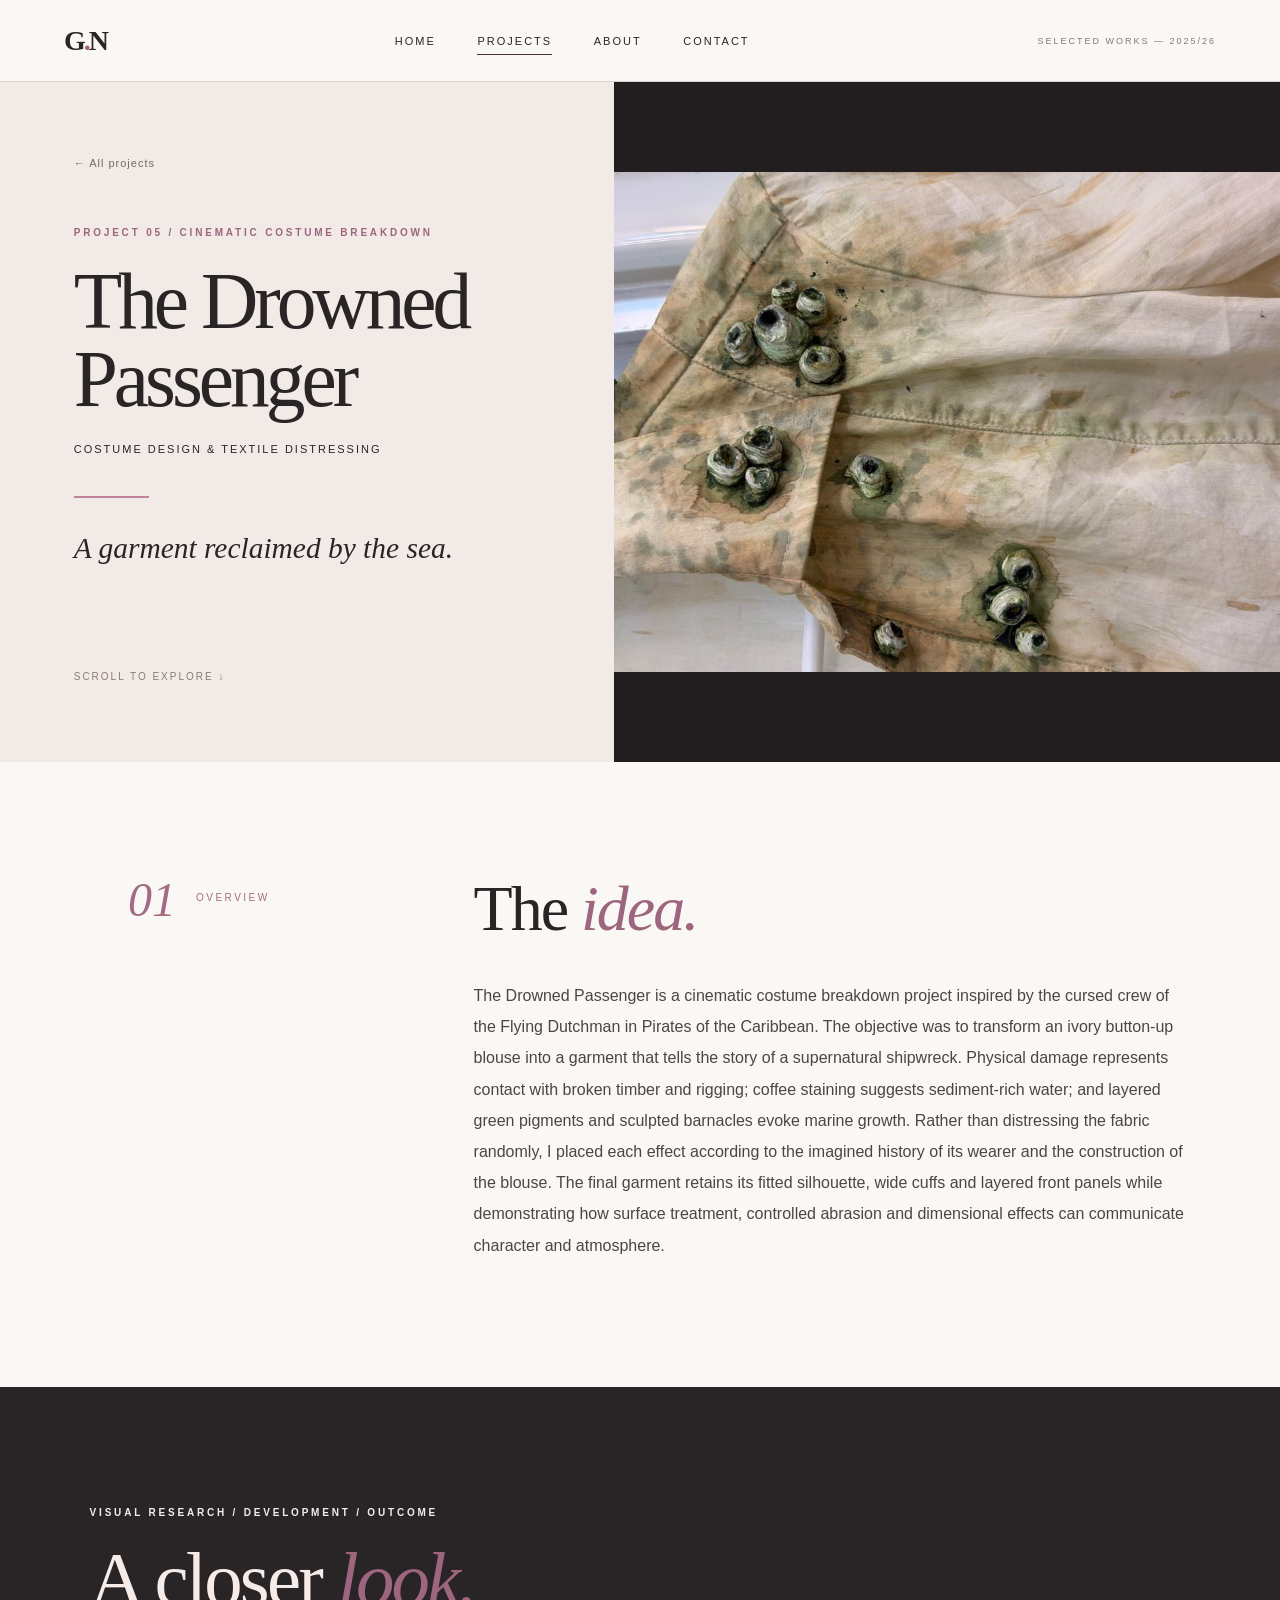
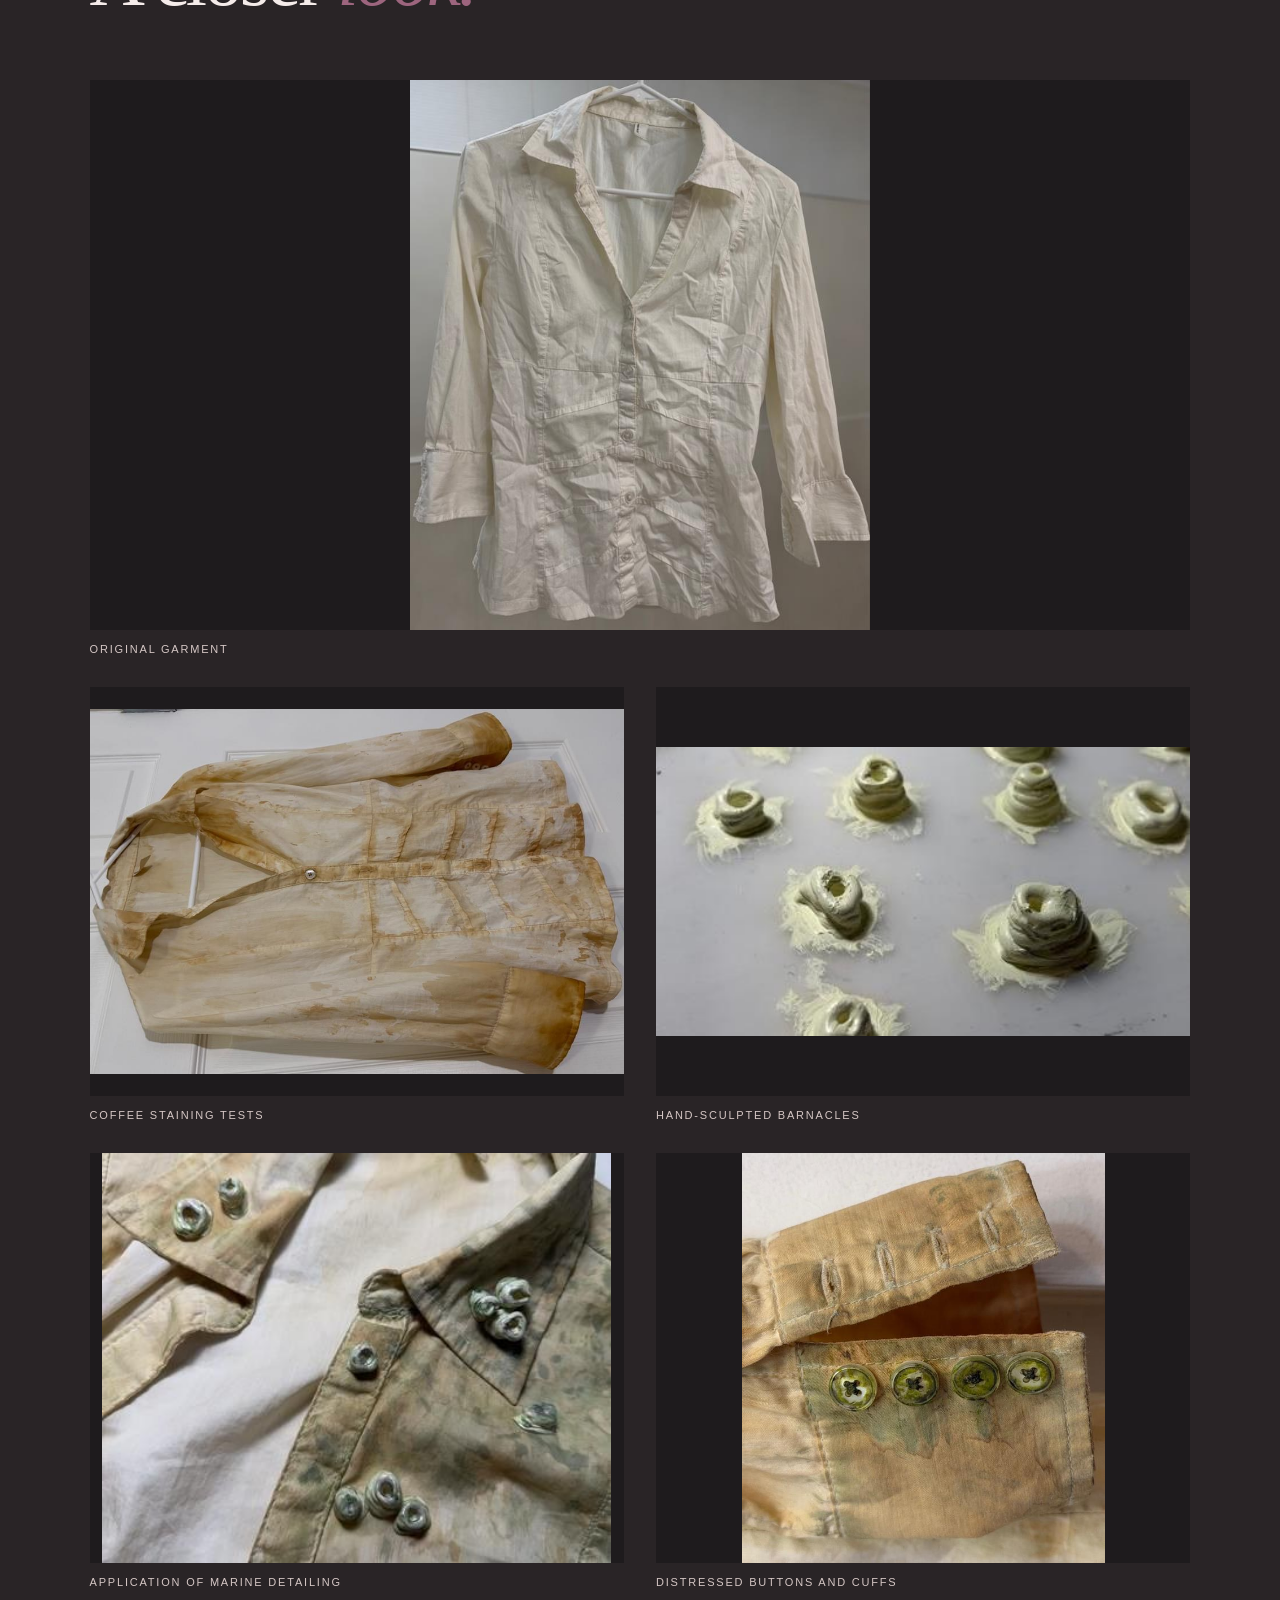
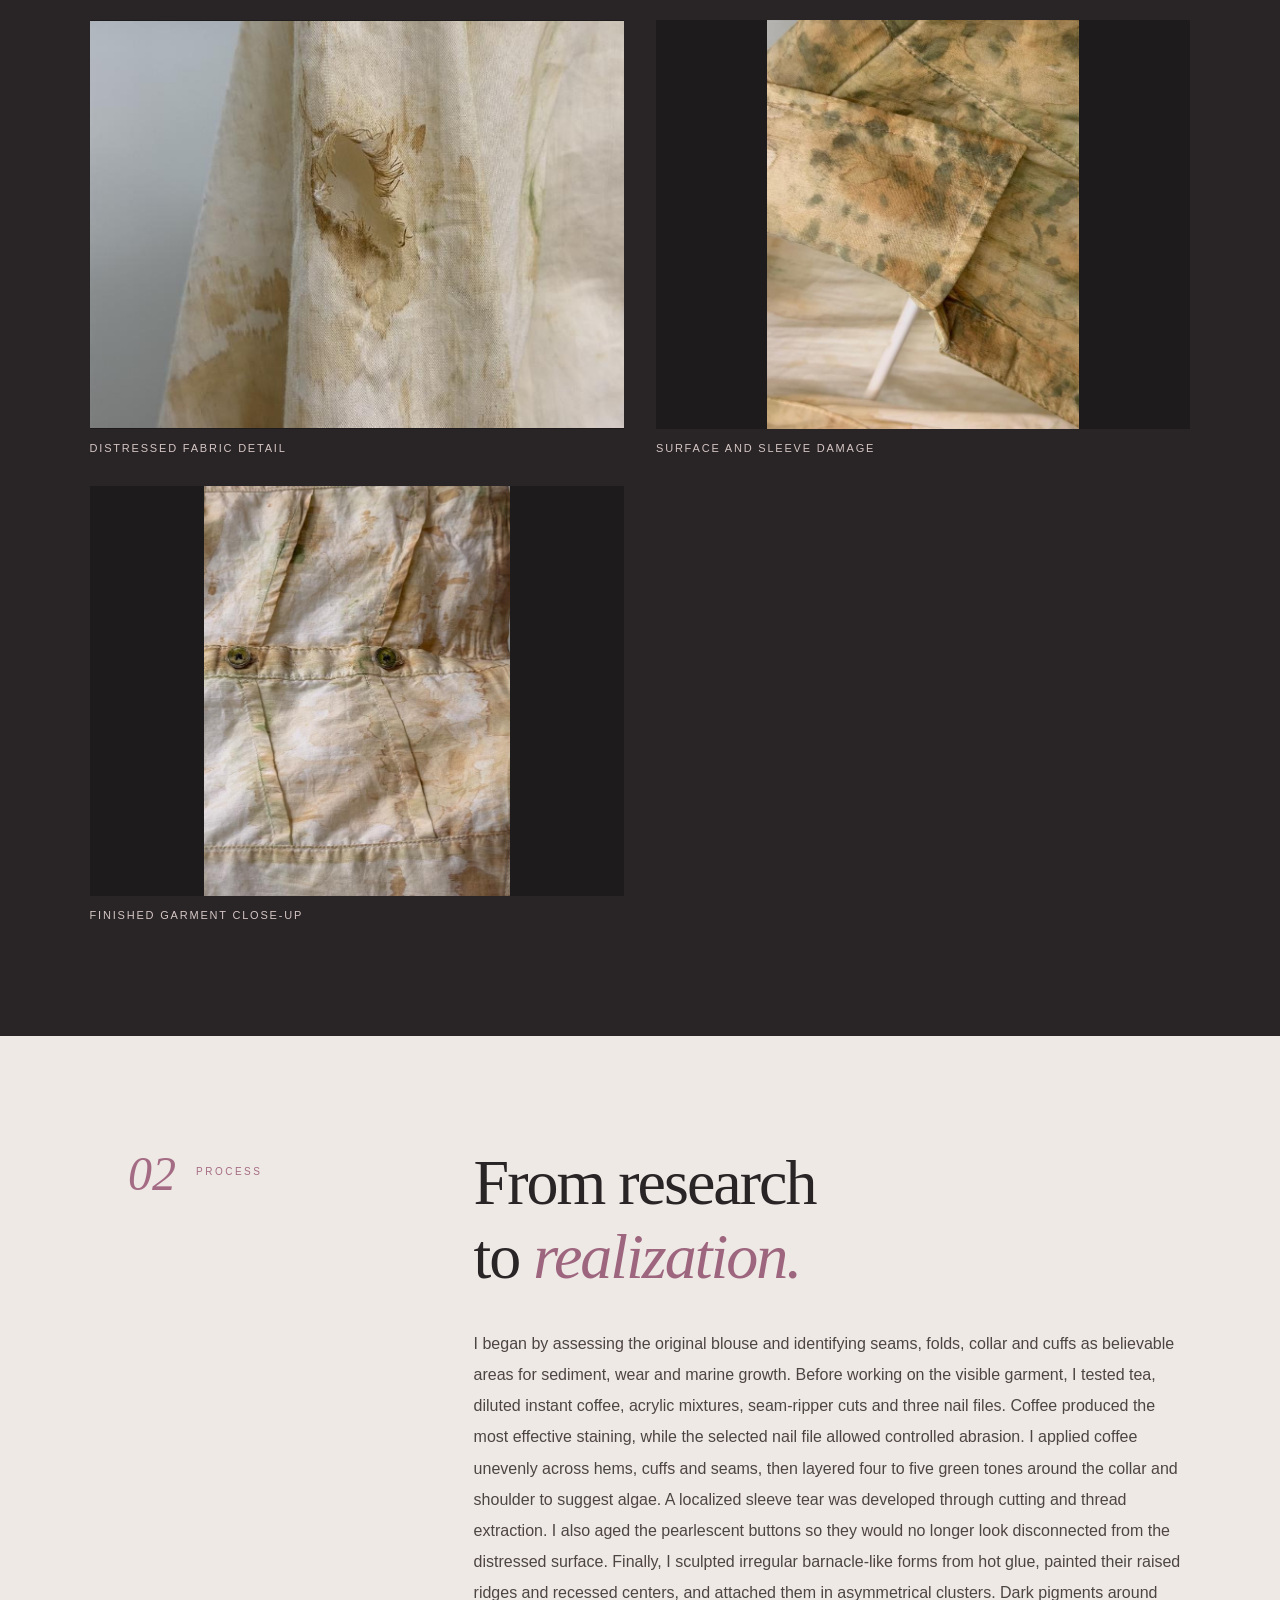
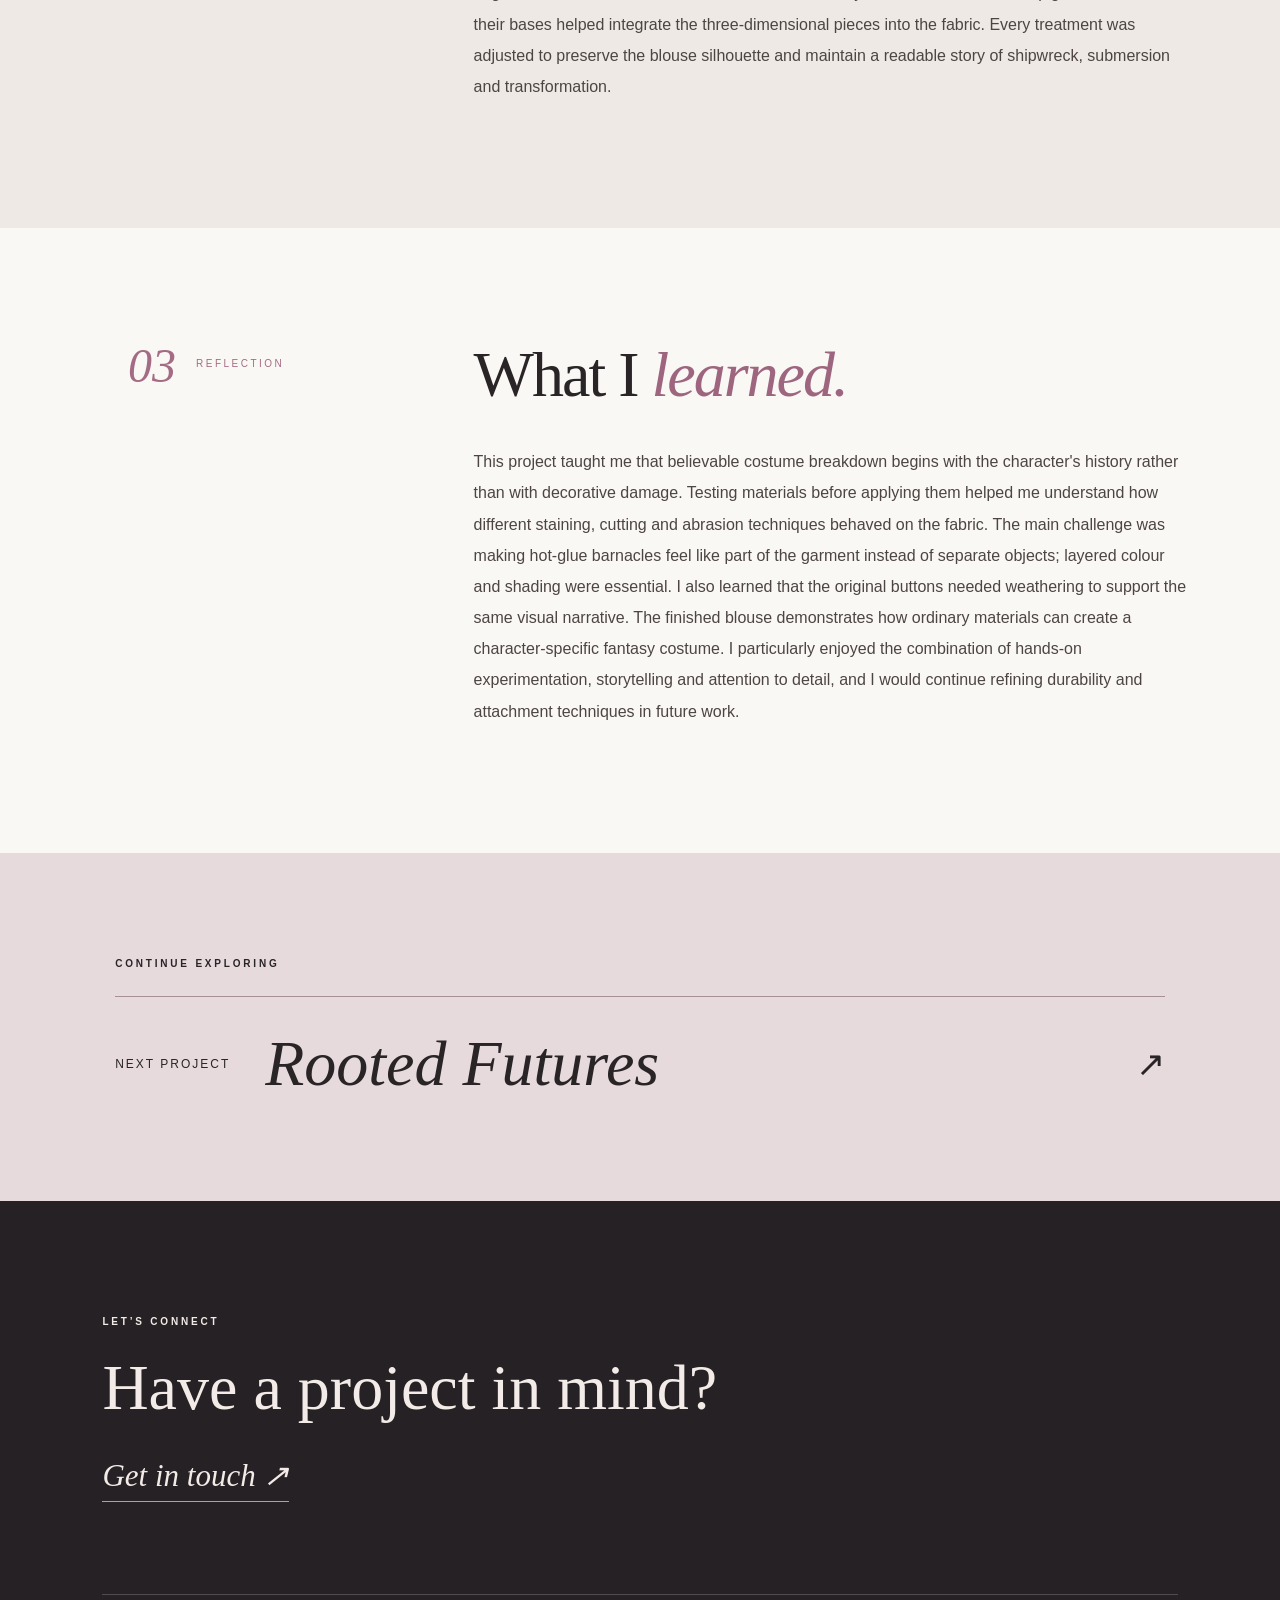
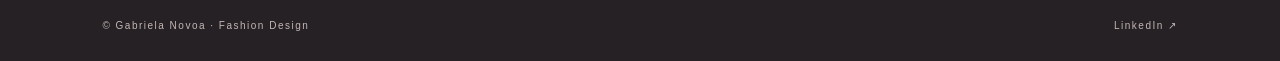
<file: project-the-drowned-passenger.html>
<!doctype html><html lang="en"><head><meta charset="utf-8"><meta name="viewport" content="width=device-width,initial-scale=1"><meta name="theme-color" content="#211d20"><meta name="description" content="A garment reclaimed by the sea."><title>The Drowned Passenger | Gabriela Novoa</title><link rel="stylesheet" href="styles.css"><script defer src="site.js"></script></head><body><header class="site-header"><a class="brand" href="index.html" aria-label="Gabriela Novoa home">G<span class="brand-dot">.</span>N</a><button class="mobile-toggle" type="button" aria-label="Open navigation" aria-expanded="false">Menu <span>☰</span></button><nav class="site-nav" aria-label="Main navigation"><a class="" href="index.html">Home</a><a class="active" href="projects.html">Projects</a><a class="" href="about.html">About</a><a class="" href="contact.html">Contact</a></nav><span class="header-side">SELECTED WORKS — 2025/26</span></header><main id="main"><section class="project-hero"><div class="project-hero-copy"><a class="back-link" href="projects.html">← All projects</a><span class="eyebrow">PROJECT 05 / Cinematic Costume Breakdown</span><h1>The Drowned Passenger</h1><p class="project-cat">Costume Design &amp; Textile Distressing</p><div class="hairline"></div><p class="lead">A garment reclaimed by the sea.</p><div class="scroll-cue">SCROLL TO EXPLORE ↓</div></div><div class="project-hero-image"><img class="" src="assets/p20_01.jpg" alt="The Drowned Passenger principal project visual" loading="eager"></div></section>
<section class="story-section"><div class="section-label"><span>01</span><p>OVERVIEW</p></div><div class="story-copy"><h2>The <em>idea.</em></h2><p>The Drowned Passenger is a cinematic costume breakdown project inspired by the cursed crew of the Flying Dutchman in Pirates of the Caribbean. The objective was to transform an ivory button-up blouse into a garment that tells the story of a supernatural shipwreck. Physical damage represents contact with broken timber and rigging; coffee staining suggests sediment-rich water; and layered green pigments and sculpted barnacles evoke marine growth. Rather than distressing the fabric randomly, I placed each effect according to the imagined history of its wearer and the construction of the blouse. The final garment retains its fitted silhouette, wide cuffs and layered front panels while demonstrating how surface treatment, controlled abrasion and dimensional effects can communicate character and atmosphere.</p></div></section>
<section class="gallery-section"><div class="gallery-intro"><span class="eyebrow">VISUAL RESEARCH / DEVELOPMENT / OUTCOME</span><h2>A closer <em>look.</em></h2></div><div class="project-gallery"><figure class="gallery-item wide"><img class="" src="assets/p21_04.jpg" alt="The Drowned Passenger — Original garment" loading="lazy"><figcaption>Original garment</figcaption></figure><figure class="gallery-item "><img class="" src="assets/p21_03.jpg" alt="The Drowned Passenger — Coffee staining tests" loading="lazy"><figcaption>Coffee staining tests</figcaption></figure><figure class="gallery-item "><img class="" src="assets/p21_01.jpg" alt="The Drowned Passenger — Hand-sculpted barnacles" loading="lazy"><figcaption>Hand-sculpted barnacles</figcaption></figure><figure class="gallery-item "><img class="" src="assets/p21_02.jpg" alt="The Drowned Passenger — Application of marine detailing" loading="lazy"><figcaption>Application of marine detailing</figcaption></figure><figure class="gallery-item "><img class="" src="assets/p20_03.jpg" alt="The Drowned Passenger — Distressed buttons and cuffs" loading="lazy"><figcaption>Distressed buttons and cuffs</figcaption></figure><figure class="gallery-item "><img class="" src="assets/p22_01.jpg" alt="The Drowned Passenger — Distressed fabric detail" loading="lazy"><figcaption>Distressed fabric detail</figcaption></figure><figure class="gallery-item "><img class="" src="assets/p22_02.jpg" alt="The Drowned Passenger — Surface and sleeve damage" loading="lazy"><figcaption>Surface and sleeve damage</figcaption></figure><figure class="gallery-item "><img class="" src="assets/p22_03.jpg" alt="The Drowned Passenger — Finished garment close-up" loading="lazy"><figcaption>Finished garment close-up</figcaption></figure></div></section>
<section class="story-section tint"><div class="section-label"><span>02</span><p>PROCESS</p></div><div class="story-copy"><h2>From research<br>to <em>realization.</em></h2><p>I began by assessing the original blouse and identifying seams, folds, collar and cuffs as believable areas for sediment, wear and marine growth. Before working on the visible garment, I tested tea, diluted instant coffee, acrylic mixtures, seam-ripper cuts and three nail files. Coffee produced the most effective staining, while the selected nail file allowed controlled abrasion. I applied coffee unevenly across hems, cuffs and seams, then layered four to five green tones around the collar and shoulder to suggest algae. A localized sleeve tear was developed through cutting and thread extraction. I also aged the pearlescent buttons so they would no longer look disconnected from the distressed surface. Finally, I sculpted irregular barnacle-like forms from hot glue, painted their raised ridges and recessed centers, and attached them in asymmetrical clusters. Dark pigments around their bases helped integrate the three-dimensional pieces into the fabric. Every treatment was adjusted to preserve the blouse silhouette and maintain a readable story of shipwreck, submersion and transformation.</p></div></section>
<section class="story-section"><div class="section-label"><span>03</span><p>REFLECTION</p></div><div class="story-copy"><h2>What I <em>learned.</em></h2><p>This project taught me that believable costume breakdown begins with the character&#x27;s history rather than with decorative damage. Testing materials before applying them helped me understand how different staining, cutting and abrasion techniques behaved on the fabric. The main challenge was making hot-glue barnacles feel like part of the garment instead of separate objects; layered colour and shading were essential. I also learned that the original buttons needed weathering to support the same visual narrative. The finished blouse demonstrates how ordinary materials can create a character-specific fantasy costume. I particularly enjoyed the combination of hands-on experimentation, storytelling and attention to detail, and I would continue refining durability and attachment techniques in future work.</p></div></section>
<div class="project-next"><span class="eyebrow">CONTINUE EXPLORING</span><a href="project-rooted-futures.html"><span>Next project</span><strong>Rooted Futures</strong><b>↗</b></a></div></main><footer class="footer"><div><span class="eyebrow">LET’S CONNECT</span><h2>Have a project in mind?</h2><a class="serif-link" href="contact.html">Get in touch <span aria-hidden="true">↗</span></a></div><div class="footer-end"><span>© Gabriela Novoa · Fashion Design</span><a href="https://www.linkedin.com/in/gabriela-novoa28" target="_blank" rel="noopener noreferrer">LinkedIn ↗</a></div></footer></body></html>
</file>
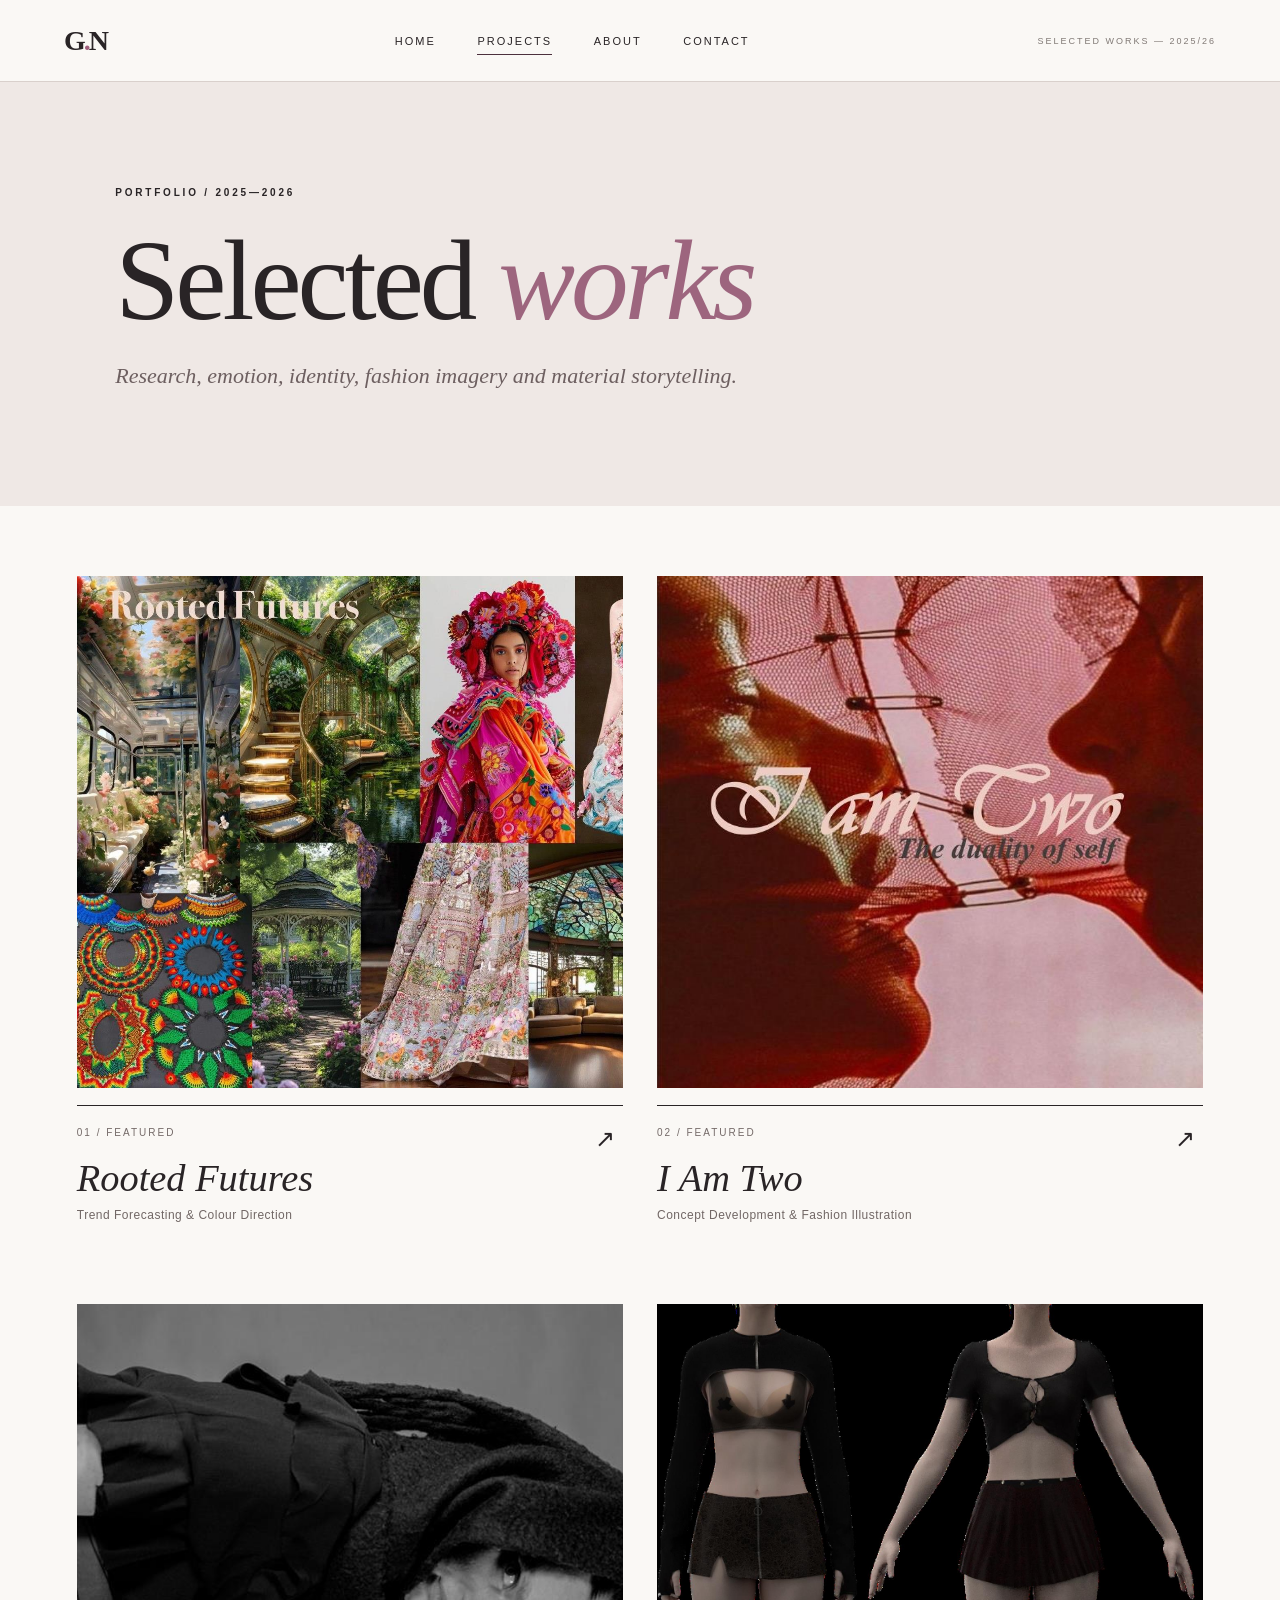
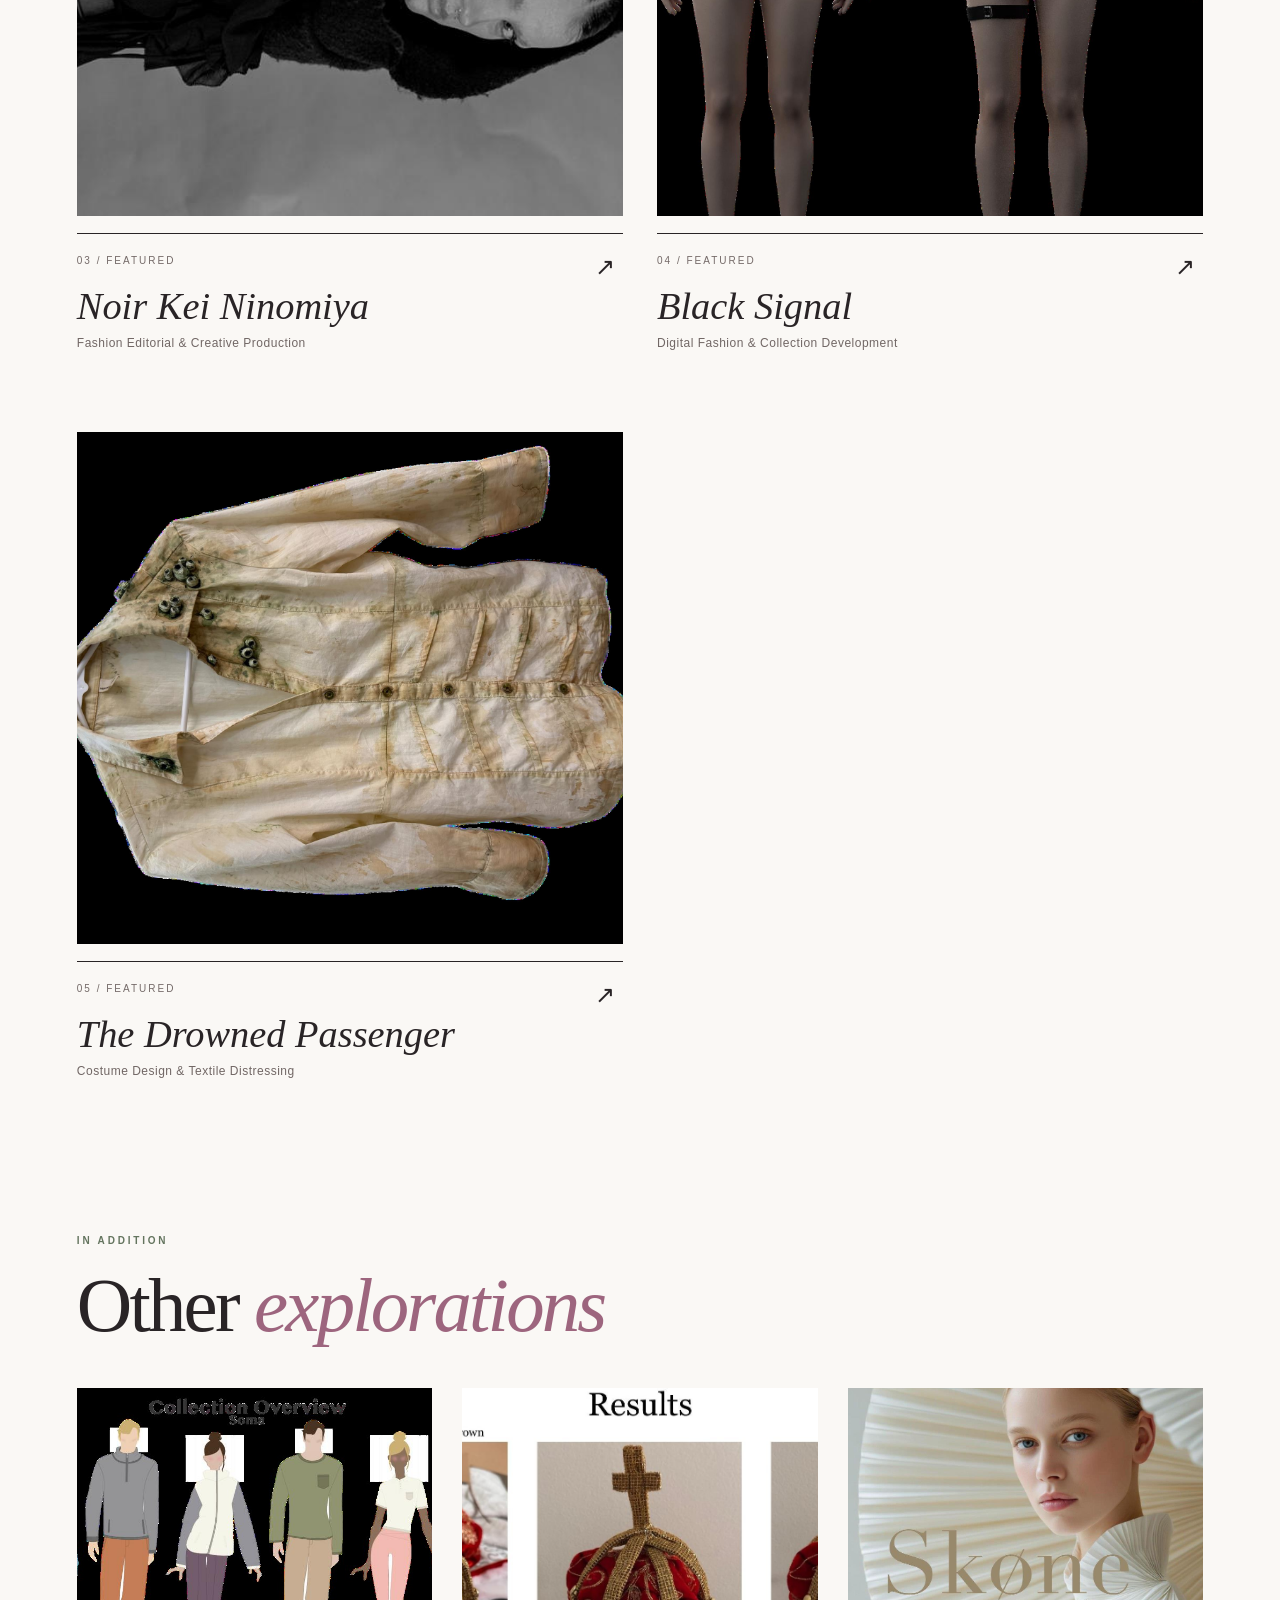
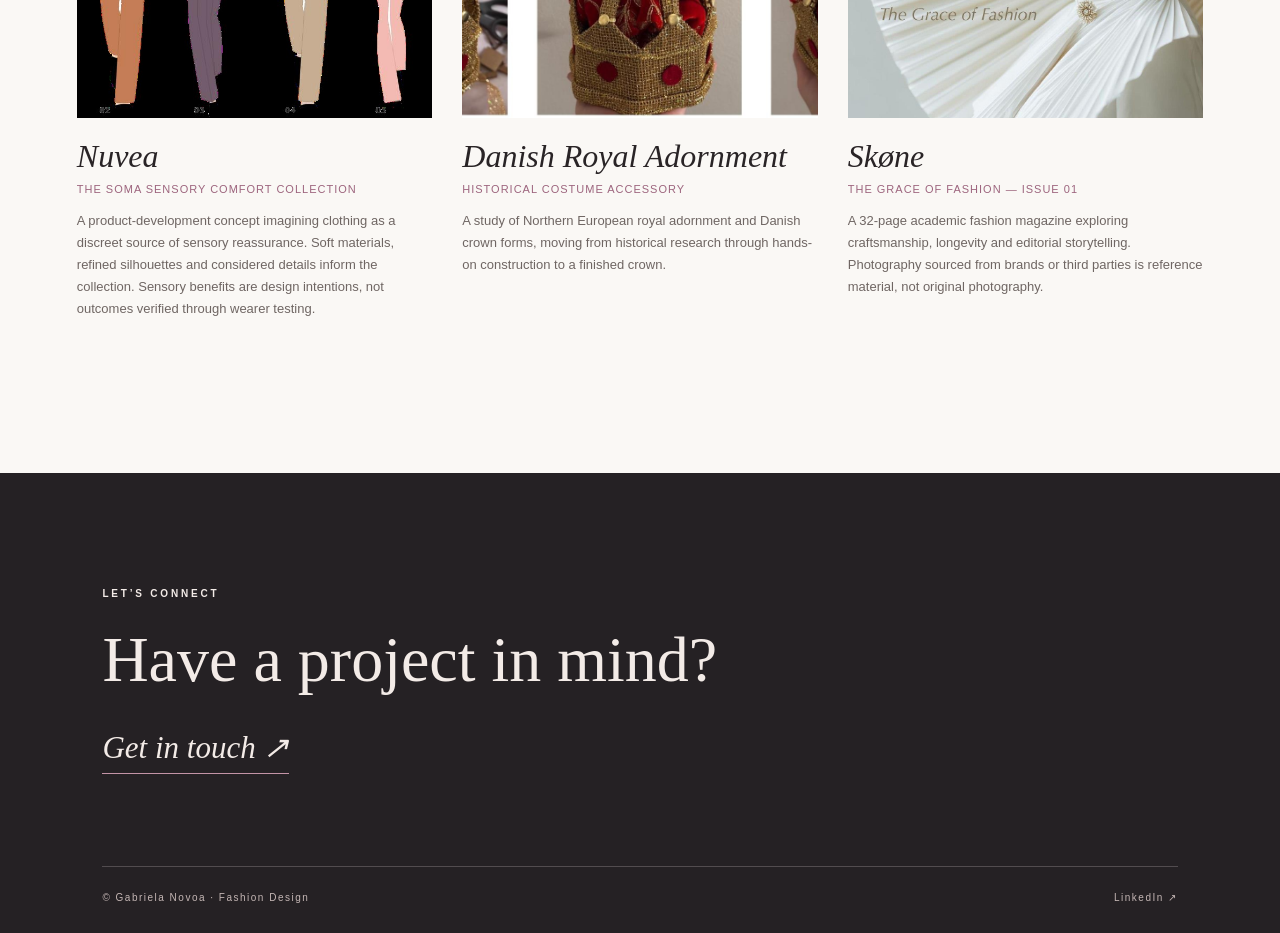
<file: projects.html>
<!DOCTYPE html>
<html lang="en">

<head>
  <meta charset="utf-8">
  <meta name="viewport" content="width=device-width, initial-scale=1">
  <meta name="theme-color" content="#211d20">
  <meta
    name="description"
    content="Fashion research, concept development and visual storytelling by Gabriela Novoa."
  >

  <title>Projects | Gabriela Novoa</title>

  <link rel="stylesheet" href="styles.css">
  <script defer src="site.js"></script>
</head>

<body>

  <!-- ========================================
       HEADER & NAVIGATION
       ======================================== -->

  <header class="site-header">

    <a
      class="brand"
      href="index.html"
      aria-label="Gabriela Novoa home"
    >
      G<span class="brand-dot">.</span>N
    </a>

    <button
      class="mobile-toggle"
      type="button"
      aria-label="Open navigation"
      aria-expanded="false"
    >
      Menu <span>☰</span>
    </button>

    <nav class="site-nav" aria-label="Main navigation">
      <a href="index.html">Home</a>
      <a class="active" href="projects.html">Projects</a>
      <a href="about.html">About</a>
      <a href="contact.html">Contact</a>
    </nav>

    <span class="header-side">
      SELECTED WORKS — 2025/26
    </span>

  </header>


  <!-- ========================================
       MAIN CONTENT
       ======================================== -->

  <main id="main">

    <!-- PROJECTS PAGE HERO -->

    <section class="page-hero">

      <p class="eyebrow">
        PORTFOLIO / 2025—2026
      </p>

      <h1>
        Selected <em>works</em>
      </h1>

      <p>
        Research, emotion, identity, fashion imagery
        and material storytelling.
      </p>

    </section>


    <!-- ========================================
         FEATURED PROJECTS
         ======================================== -->

    <section class="work-section inner-work">

      <div class="featured-grid">

        <!-- PROJECT 01: ROOTED FUTURES -->

        <a
          class="project-card"
          href="project-rooted-futures.html"
          aria-label="View Rooted Futures"
        >

          <div class="card-image">
            <img
              src="assets/p03_01.jpg"
              alt="Rooted Futures project preview"
              loading="lazy"
            >
          </div>

          <div class="card-info">

            <span class="card-index">
              01 / FEATURED
            </span>

            <span class="card-arrow">↗</span>

            <h3>Rooted Futures</h3>

            <p>
              Trend Forecasting &amp; Colour Direction
            </p>

          </div>

        </a>


        <!-- PROJECT 02: I AM TWO -->

        <a
          class="project-card"
          href="project-i-am-two.html"
          aria-label="View I Am Two"
        >

          <div class="card-image">
            <img
              src="assets/p07_01.jpg"
              alt="I Am Two project preview"
              loading="lazy"
            >
          </div>

          <div class="card-info">

            <span class="card-index">
              02 / FEATURED
            </span>

            <span class="card-arrow">↗</span>

            <h3>I Am Two</h3>

            <p>
              Concept Development &amp; Fashion Illustration
            </p>

          </div>

        </a>


        <!-- PROJECT 03: NOIR KEI NINOMIYA -->

        <a
          class="project-card"
          href="project-noir-kei-ninomiya.html"
          aria-label="View Noir Kei Ninomiya"
        >

          <div class="card-image">
            <img
              src="assets/p11_01.jpg"
              alt="Noir Kei Ninomiya project preview"
              loading="lazy"
            >
          </div>

          <div class="card-info">

            <span class="card-index">
              03 / FEATURED
            </span>

            <span class="card-arrow">↗</span>

            <h3>Noir Kei Ninomiya</h3>

            <p>
              Fashion Editorial &amp; Creative Production
            </p>

          </div>

        </a>


        <!-- PROJECT 04: BLACK SIGNAL -->

        <a
          class="project-card"
          href="project-black-signal.html"
          aria-label="View Black Signal"
        >

          <div class="card-image">
            <img
              src="assets/p15_01.jpg"
              alt="Black Signal project preview"
              loading="lazy"
            >
          </div>

          <div class="card-info">

            <span class="card-index">
              04 / FEATURED
            </span>

            <span class="card-arrow">↗</span>

            <h3>Black Signal</h3>

            <p>
              Digital Fashion &amp; Collection Development
            </p>

          </div>

        </a>


        <!-- PROJECT 05: THE DROWNED PASSENGER -->

        <a
          class="project-card"
          href="project-the-drowned-passenger.html"
          aria-label="View The Drowned Passenger"
        >

          <div class="card-image">
            <img
              src="assets/p19_01.jpg"
              alt="The Drowned Passenger project preview"
              loading="lazy"
            >
          </div>

          <div class="card-info">

            <span class="card-index">
              05 / FEATURED
            </span>

            <span class="card-arrow">↗</span>

            <h3>The Drowned Passenger</h3>

            <p>
              Costume Design &amp; Textile Distressing
            </p>

          </div>

        </a>

      </div>


      <!-- ========================================
           ADDITIONAL PROJECTS
           ======================================== -->

      <div class="section-head extras-head">

        <div>

          <span class="eyebrow">
            IN ADDITION
          </span>

          <h2>
            Other <em>explorations</em>
          </h2>

        </div>

      </div>


      <div class="extras-grid">

        <!-- EXTRA PROJECT 01: NUVEA -->

        <article class="extra-card">

          <img
            src="assets/p23_02.jpg"
            alt="Nuvea selected work"
            loading="lazy"
          >

          <h3>Nuvea</h3>

          <p class="extra-sub">
            The Soma Sensory Comfort Collection
          </p>

          <p>
            A product-development concept imagining clothing
            as a discreet source of sensory reassurance.
            Soft materials, refined silhouettes and considered
            details inform the collection. Sensory benefits
            are design intentions, not outcomes verified
            through wearer testing.
          </p>

        </article>


        <!-- EXTRA PROJECT 02: DANISH ROYAL ADORNMENT -->

        <article class="extra-card">

          <img
            src="assets/p24_02.jpg"
            alt="Danish Royal Adornment selected work"
            loading="lazy"
          >

          <h3>Danish Royal Adornment</h3>

          <p class="extra-sub">
            Historical Costume Accessory
          </p>

          <p>
            A study of Northern European royal adornment
            and Danish crown forms, moving from historical
            research through hands-on construction to
            a finished crown.
          </p>

        </article>


        <!-- EXTRA PROJECT 03: SKØNE -->

        <article class="extra-card">

          <img
            src="assets/p25_01.jpg"
            alt="Skøne selected work"
            loading="lazy"
          >

          <h3>Skøne</h3>

          <p class="extra-sub">
            The Grace of Fashion — Issue 01
          </p>

          <p>
            A 32-page academic fashion magazine exploring
            craftsmanship, longevity and editorial storytelling.
            Photography sourced from brands or third parties
            is reference material, not original photography.
          </p>

        </article>

      </div>

    </section>

  </main>


  <!-- ========================================
       FOOTER
       ======================================== -->

  <footer class="footer">

    <div>

      <span class="eyebrow">
        LET’S CONNECT
      </span>

      <h2>
        Have a project in mind?
      </h2>

      <a class="serif-link" href="contact.html">
        Get in touch
        <span aria-hidden="true">↗</span>
      </a>

    </div>

    <div class="footer-end">

      <span>
        © Gabriela Novoa · Fashion Design
      </span>

      <a
        href="https://www.linkedin.com/in/gabriela-novoa28"
        target="_blank"
        rel="noopener noreferrer"
      >
        LinkedIn ↗
      </a>

    </div>

  </footer>

</body>
</html>
</file>
<file: styles.css>
/* =========================================
   GABRIELA NOVOA — FASHION DESIGN PORTFOLIO
   COMPLETE STYLESHEET
   ========================================= */


/* =========================================
   1. GLOBAL VARIABLES & RESET
   ========================================= */

:root {
  --ink: #292426;
  --aub: #4c303d;
  --rose: #bf849c;
  --dust: #eee5e4;
  --paper: #faf8f5;
  --cream: #f3efea;
  --line: #d9d0cc;
  --sage: #64755f;

  --serif: Georgia, 'Times New Roman', serif;
  --sans: Arial, Helvetica, sans-serif;
}

* {
  box-sizing: border-box;
}

html {
  scroll-behavior: smooth;
}

body {
  margin: 0;
  background: var(--paper);
  color: var(--ink);
  font-family: var(--sans);
  -webkit-font-smoothing: antialiased;
}

img {
  display: block;
  width: 100%;
}

a {
  text-decoration: none;
  color: inherit;
}

a:focus-visible,
button:focus-visible,
input:focus-visible,
textarea:focus-visible {
  outline: 2px solid #a15779;
  outline-offset: 3px;
}

h1, h2, h3, p {
  margin-top: 0;
}

h1, h2, h3 {
  font-weight: 400;
}

h1, h2 {
  font-family: var(--serif);
}

em {
  font-weight: 400;
}

::selection {
  background: #dfacc2;
  color: #241e21;
}


/* =========================================
   2. HEADER & NAVIGATION
   ========================================= */

.site-header {
  height: 82px;
  padding: 0 5vw;
  display: flex;
  align-items: center;
  gap: 3rem;
  background: var(--paper);
  border-bottom: 1px solid var(--line);
  position: relative;
  z-index: 20;
}

.brand {
  font: 700 28px var(--serif);
  letter-spacing: -2px;
}

.brand-dot {
  color: #a15f7d;
}

.brand-long {
  font-size: 20px;
  letter-spacing: -.3px;
  white-space: nowrap;
}

.site-nav {
  display: flex;
  gap: 2.6rem;
  margin: auto;
}

.site-nav a {
  font-size: 11px;
  text-transform: uppercase;
  letter-spacing: 2px;
  padding: 8px 0;
  position: relative;
}

.site-nav a:after {
  position: absolute;
  content: '';
  bottom: 0;
  left: 0;
  width: 0;
  height: 1px;
  background: var(--aub);
  transition: width .25s;
}

.site-nav a:hover:after,
.site-nav a.active:after {
  width: 100%;
}

.header-side {
  font-size: 9px;
  color: #817a76;
  letter-spacing: 2px;
  white-space: nowrap;
}

.mobile-toggle {
  display: none;
  background: none;
  border: 0;
  font: 11px var(--sans);
  letter-spacing: 1px;
}


/* =========================================
   3. SHARED TEXT ELEMENTS
   ========================================= */

.eyebrow {
  font-size: 10px;
  letter-spacing: 2.8px;
  text-transform: uppercase;
  font-weight: 600;
}

.eyebrow.pink {
  color: #dfb7c6;
}


/* =========================================
   4. HOMEPAGE HERO
   NEW SINGLE-IMAGE DESIGN
   ========================================= */

.hero {
  display: block;
  position: relative;
  width: 100%;
  height: min(780px, calc(100vh - 82px));
  min-height: 620px;
  background: #211e21;
}

.hero-photo {
  position: relative;
  width: 100%;
  height: 100%;
  min-width: 0;
  overflow: hidden;
  background: none;
}

/* Main full-width hero image */

.hero-photo > .hero-image {
  position: absolute;
  inset: 0;
  width: 100%;
  height: 100%;
  object-fit: contain;
  object-position: center;
}

/* Dark overlay to maintain text readability */

.hero-shade {
  position: absolute;
  inset: 0;
  z-index: 1;
  background: linear-gradient(
    90deg,
    rgba(26, 23, 29, .73),
    rgba(26, 23, 29, .35)
  );
}

/* Hero text */

.hero-copy {
  position: absolute;
  z-index: 2;
  top: 21%;
  left: 9%;
  width: 80%;
  color: #fff7f4;
}

.hero-copy h1 {
  font-size: clamp(66px, 8vw, 145px);
  line-height: .94;
  letter-spacing: -5px;
  margin: 40px 0 32px;
}

.hero-copy h1 em {
  font-weight: 400;
  color: #f4cfd9;
}

.hairline {
  width: 75px;
  height: 2px;
  background: var(--rose);
  margin: 30px 0;
}

.hero-descriptor {
  font-family: var(--serif);
  font-style: italic;
  font-size: clamp(19px, 2.1vw, 29px);
  line-height: 1.4;
  color: #eadedb;
}

.line-button {
  display: inline-flex;
  align-items: center;
  gap: 55px;
  margin-top: 20px;
  border-bottom: 1px solid #edd6de;
  padding-bottom: 14px;
  font-size: 11px;
  letter-spacing: 2px;
  text-transform: uppercase;
}

.line-button span {
  font-size: 20px;
}


/* =========================================
   5. HOMEPAGE INTRODUCTION
   ========================================= */

.intro-section {
  padding: 145px 9%;
  display: grid;
  grid-template-columns: 35% 65%;
  gap: 2rem;
}

.intro-section .eyebrow {
  padding-top: 16px;
  color: var(--sage);
}

.intro-section h2,
.section-head h2,
.gallery-intro h2 {
  font-size: clamp(50px, 6vw, 92px);
  letter-spacing: -2.8px;
  line-height: 1.04;
}

.intro-section h2 em,
.section-head h2 em,
.gallery-intro h2 em,
.page-hero h1 em,
.story-copy h2 em,
.about-copy h2 em,
.contact-wrap h1 em {
  color: #9d657e;
}

.intro-section p {
  max-width: 530px;
  font-size: 18px;
  color: #6b625f;
  line-height: 1.75;
}

.text-link {
  font-size: 11px;
  letter-spacing: 1.8px;
  text-transform: uppercase;
  border-bottom: 1px solid currentColor;
  display: inline-block;
  padding-bottom: 8px;
}


/* =========================================
   6. SELECTED WORKS
   ========================================= */

.work-section {
  padding: 60px 6% 140px;
}

.section-head {
  display: flex;
  align-items: end;
  justify-content: space-between;
  margin-bottom: 42px;
  gap: 30px;
}

.section-head .eyebrow {
  color: var(--sage);
}

.section-head h2 {
  margin: 18px 0 0;
}

.featured-grid {
  display: grid;
  grid-template-columns: repeat(2, minmax(0, 1fr));
  gap: 70px 34px;
}

.project-card {
  display: block;
  position: relative;
}

.card-image {
  height: clamp(340px, 40vw, 580px);
  overflow: hidden;
  background: #ded1d2;
}

.card-image img {
  height: 100%;
  object-fit: cover;
  transition: transform .65s ease;
}

.project-card:hover img {
  transform: scale(1.035);
}

.project-card:nth-child(3n+2) .card-image {
  background: #352e32;
}

.project-card .card-image:has(.cutout) {
  background: #eee5e4;
}

.card-image img.cutout {
  object-fit: contain;
  padding: 28px 0;
}

.card-info {
  border-top: 1px solid var(--ink);
  position: relative;
  padding-top: 16px;
  margin-top: 17px;
}

.card-index {
  font-size: 10px;
  color: #746a68;
  letter-spacing: 2px;
}

.card-arrow {
  position: absolute;
  right: 8px;
  top: 19px;
  font-size: 24px;
}

.card-info h3 {
  font: italic clamp(31px, 3vw, 48px) var(--serif);
  margin: 16px 0 8px;
}

.card-info p {
  font-size: 12px;
  color: #716765;
  letter-spacing: .5px;
}


/* =========================================
   7. CLOSING STATEMENT
   ========================================= */

.closing-line {
  background: #e9e0dd;
  padding: 95px 12%;
  text-align: center;
}

.closing-line .eyebrow {
  color: #8f536d;
}

.closing-line p {
  font: italic clamp(27px, 3.5vw, 51px)/1.3 var(--serif);
  margin: 24px auto;
  max-width: 850px;
}


/* =========================================
   8. FOOTER
   ========================================= */

.footer {
  background: #252124;
  color: #f3ebe7;
  padding: 110px 8% 30px;
}

.footer h2 {
  font-size: clamp(44px, 5vw, 80px);
  margin: 22px 0 32px;
}

.serif-link {
  font: italic 31px var(--serif);
  border-bottom: 1px solid #c494a7;
  padding-bottom: 8px;
}

.footer-end {
  display: flex;
  justify-content: space-between;
  gap: 20px;
  margin-top: 100px;
  padding-top: 25px;
  border-top: 1px solid #524c4f;
  font-size: 10px;
  letter-spacing: 1.5px;
  color: #c4b6b4;
}


/* =========================================
   9. INTERNAL PAGE HEADERS
   ========================================= */

.page-hero {
  padding: 105px 9% 95px;
  min-height: 360px;
  background: #efe8e5;
}

.page-hero h1 {
  font-size: clamp(66px, 9vw, 128px);
  line-height: 1;
  letter-spacing: -4px;
  margin: 25px 0;
}

.page-hero p:last-child {
  font: italic 22px var(--serif);
  color: #6d5f60;
}


/* =========================================
   10. PROJECTS PAGE
   ========================================= */

.inner-work {
  padding-top: 70px;
}

.extras-head {
  margin-top: 140px;
}

.extras-grid {
  display: grid;
  grid-template-columns: repeat(3, 1fr);
  gap: 30px;
}

.extra-card img {
  height: 330px;
  object-fit: cover;
  background: #eee;
}

.extra-card h3 {
  font: italic 32px var(--serif);
  margin: 20px 0 5px;
}

.extra-sub {
  font-size: 11px !important;
  color: #9d657e !important;
  letter-spacing: 1px;
  text-transform: uppercase;
}

.extra-card p {
  font-size: 13px;
  color: #6f6663;
  line-height: 1.7;
}


/* =========================================
   11. INDIVIDUAL PROJECT PAGES
   ========================================= */

.project-hero {
  display: grid;
  grid-template-columns: 48% 52%;
  min-height: 680px;
}

.project-hero-copy {
  padding: 75px 9% 80px 12%;
  display: flex;
  flex-direction: column;
  align-items: start;
  background: #f1eae6;
}

.back-link {
  font-size: 11px;
  color: #726965;
  letter-spacing: 1px;
  margin-bottom: auto;
}

.project-hero-copy .eyebrow {
  margin-top: 45px;
  color: #9d657e;
}

.project-hero h1 {
  font-size: clamp(59px, 6.2vw, 105px);
  line-height: .99;
  letter-spacing: -4px;
  margin: 24px 0;
}

.project-cat {
  text-transform: uppercase;
  letter-spacing: 2px;
  font-size: 11px;
}

.project-hero-copy .lead {
  font: italic clamp(21px, 2.3vw, 32px)/1.4 var(--serif);
  max-width: 500px;
}

.scroll-cue {
  font-size: 10px;
  letter-spacing: 2px;
  margin-top: auto;
  padding-top: 60px;
  color: #8a7b75;
}

.project-hero-image {
  background: #221e20;
  max-height: 790px;
  overflow: hidden;
}

.project-hero-image img {
  height: 100%;
  object-fit: contain;
}


/* =========================================
   12. PROJECT STORY SECTIONS
   ========================================= */

.story-section {
  padding: 110px 10%;
  display: grid;
  grid-template-columns: 30% 70%;
  gap: 3vw;
}

.story-section.tint {
  background: #efe9e5;
}

.section-label {
  display: flex;
  gap: 20px;
  align-items: flex-start;
  color: #a46c84;
}

.section-label span {
  font: italic 48px var(--serif);
}

.section-label p {
  font-size: 10px;
  letter-spacing: 2.5px;
  margin-top: 20px;
}

.story-copy {
  max-width: 850px;
}

.story-copy h2 {
  font-size: clamp(43px, 5vw, 72px);
  letter-spacing: -2px;
  margin: 0 0 34px;
}

.story-copy p {
  font-size: 16px;
  line-height: 1.95;
  color: #4c4543;
}


/* =========================================
   13. PROJECT IMAGE GALLERIES
   ========================================= */

.gallery-section {
  padding: 115px 7%;
  background: #292426;
  color: #f5ecea;
}

.gallery-intro {
  margin-bottom: 60px;
}

.gallery-intro h2 {
  margin: 20px 0;
}

.project-gallery {
  display: grid;
  grid-template-columns: repeat(2, minmax(0, 1fr));
  gap: 32px;
}

.gallery-item {
  margin: 0;
}

.gallery-item.wide {
  grid-column: span 2;
}

.gallery-item img {
  height: clamp(280px, 32vw, 510px);
  object-fit: contain;
  background: #1e1b1d;
}

.gallery-item.wide img {
  height: 550px;
}

.gallery-item figcaption {
  font-size: 11px;
  text-transform: uppercase;
  letter-spacing: 1.8px;
  color: #d5c7c5;
  padding-top: 13px;
}


/* =========================================
   14. NEXT PROJECT NAVIGATION
   ========================================= */

.project-next {
  padding: 100px 9%;
  background: #e7dadd;
}

.project-next a {
  display: flex;
  align-items: center;
  gap: 30px;
  border-top: 1px solid #a69094;
  margin-top: 25px;
  padding-top: 30px;
}

.project-next a span {
  font-size: 12px;
  text-transform: uppercase;
  letter-spacing: 2px;
  min-width: 120px;
}

.project-next a strong {
  font: italic clamp(34px, 5vw, 72px) var(--serif);
  font-weight: 400;
}

.project-next a b {
  margin-left: auto;
  font-size: 35px;
  font-weight: 400;
}


/* =========================================
   15. ABOUT PAGE
   ========================================= */

.about-top {
  min-height: 320px;
}

.about-section {
  padding: 115px 9%;
  display: grid;
  grid-template-columns: 40% 60%;
  align-items: start;
  gap: 7%;
}

.about-photo img {
  width: 100%;
  height: auto;
  max-height: 780px;
  object-fit: cover;
}

.about-copy {
  padding-top: 25px;
}

.about-copy h2 {
  font-size: clamp(43px, 5vw, 72px);
  line-height: 1.08;
  letter-spacing: -2px;
  margin: 25px 0 35px;
}

.about-copy p {
  font-size: 16px;
  line-height: 1.8;
  color: #554d4a;
}

.about-actions {
  margin-top: 35px;
  display: flex;
  align-items: center;
  gap: 35px;
}

.pill-link {
  background: var(--aub);
  color: white;
  padding: 17px 25px;
  font-size: 11px;
  text-transform: uppercase;
  letter-spacing: 1.5px;
}


/* =========================================
   16. AREAS OF INTEREST
   ========================================= */

.focus-section {
  padding: 100px 9%;
  background: #eae1df;
}

.focus-section > div {
  display: flex;
  gap: 16px;
  flex-wrap: wrap;
  margin-top: 25px;
}

.focus-section span:not(.eyebrow) {
  padding: 15px 23px;
  border: 1px solid #bba5af;
  border-radius: 100px;
  font: italic 20px var(--serif);
}


/* =========================================
   17. CONTACT PAGE
   ========================================= */

.contact-wrap {
  padding: 110px 9% 150px;
  max-width: 1100px;
  margin: auto;
}

.contact-wrap h1 {
  font-size: clamp(66px, 8vw, 120px);
  line-height: 1.02;
  letter-spacing: -3px;
  margin: 25px 0;
}

.contact-wrap > p {
  font-size: 18px;
  color: #6e6663;
  line-height: 1.8;
  max-width: 660px;
}

.contact-links {
  margin-top: 60px;
}

.contact-links a {
  display: grid;
  grid-template-columns: 130px 1fr 30px;
  gap: 15px;
  align-items: center;
  border-top: 1px solid var(--line);
  padding: 25px 0;
}

.contact-links span {
  font-size: 10px;
  letter-spacing: 2px;
  color: #9d657e;
}

.contact-links strong {
  font: italic clamp(18px, 2.8vw, 30px) var(--serif);
  font-weight: 400;
  overflow-wrap: anywhere;
}

.contact-links b {
  font-weight: 400;
  font-size: 22px;
}


/* =========================================
   18. CONTACT FORM
   ========================================= */

.contact-form {
  background: #eee5e3;
  padding: 40px;
  margin-top: 75px;
}

.contact-form h2 {
  font: italic 36px var(--serif);
  margin-bottom: 6px;
}

.contact-form p {
  font-size: 12px;
  color: #6a6260;
}

.contact-form label {
  display: block;
  font-size: 11px;
  text-transform: uppercase;
  letter-spacing: 1.5px;
  margin-top: 25px;
}

.contact-form input,
.contact-form textarea {
  width: 100%;
  padding: 14px 12px;
  border: 1px solid #cbbcc2;
  background: #fffdfb;
  margin-top: 9px;
  font: 15px var(--sans);
}

.contact-form button {
  background: #4c303d;
  color: white;
  padding: 15px 30px;
  border: 0;
  margin-top: 25px;
  cursor: pointer;
  text-transform: uppercase;
  letter-spacing: 1.5px;
  font-size: 11px;
}


/* =========================================
   19. TABLET RESPONSIVENESS
   ========================================= */

@media (max-width: 900px) {

  .header-side {
    display: none;
  }

  .brand-long {
    font-size: 17px;
  }

  .site-nav {
    gap: 1.6rem;
  }

  .hero {
    min-height: 600px;
  }

  .hero-copy h1 {
    letter-spacing: -2px;
  }

  .intro-section,
  .story-section {
    grid-template-columns: 1fr;
    gap: 24px;
  }

  .project-hero {
    min-height: 570px;
  }

  .project-hero-copy {
    padding: 45px;
  }

  .featured-grid {
    gap: 40px 20px;
  }

  .extras-grid {
    grid-template-columns: repeat(2, 1fr);
  }

  .about-section {
    padding: 75px 7%;
    gap: 6%;
  }

}


/* =========================================
   20. MOBILE RESPONSIVENESS
   ========================================= */

@media (max-width: 650px) {

  /* HEADER */

  .site-header {
    height: 68px;
    padding: 0 20px;
  }

  .brand-long {
    font-size: 14px;
    white-space: normal;
    line-height: 1.2;
    max-width: 200px;
  }

  .mobile-toggle {
    display: block;
    margin-left: auto;
  }

  .site-nav {
    display: none;
    position: absolute;
    top: 68px;
    left: 0;
    right: 0;
    background: #faf8f5;
    border-bottom: 1px solid var(--line);
    padding: 25px;
    flex-direction: column;
    gap: 25px;
  }

  .site-nav.open {
    display: flex;
  }


  /* MOBILE HERO */

  .hero {
    height: auto;
    min-height: 0;
  }

  .hero-photo {
    height: 640px;
  }

  .hero-photo > .hero-image {
    object-fit: contain;
    object-position: center;
  }

  .hero-copy {
    left: 7%;
    top: 23%;
    width: 86%;
  }

  .hero-copy h1 {
    font-size: 76px;
  }


  /* INTRODUCTION */

  .intro-section {
    padding: 80px 7%;
  }

  .intro-section h2,
  .section-head h2 {
    font-size: 55px;
  }


  /* SELECTED WORKS */

  .work-section {
    padding: 40px 6% 90px;
  }

  .section-head {
    align-items: start;
  }

  .featured-grid,
  .extras-grid {
    grid-template-columns: 1fr;
  }

  .card-image {
    height: 430px;
  }


  /* INTERNAL PAGE HEADERS */

  .page-hero {
    padding: 70px 7%;
  }

  .page-hero h1 {
    font-size: 70px;
  }


  /* PROJECT PAGES */

  .project-hero {
    grid-template-columns: 1fr;
  }

  .project-hero-copy {
    min-height: 470px;
    padding: 45px 8%;
  }

  .project-hero-copy .eyebrow {
    margin-top: 30px;
  }

  .project-hero h1 {
    font-size: 64px;
  }

  .project-hero-image {
    height: 500px;
  }


  /* STORY SECTIONS */

  .story-section {
    padding: 75px 8%;
  }

  .story-copy p {
    font-size: 15px;
  }


  /* GALLERIES */

  .gallery-section {
    padding: 75px 6%;
  }

  .project-gallery {
    grid-template-columns: 1fr;
    gap: 35px;
  }

  .gallery-item.wide {
    grid-column: span 1;
  }

  .gallery-item img,
  .gallery-item.wide img {
    height: 350px;
  }


  /* ABOUT PAGE */

  .about-section {
    grid-template-columns: 1fr;
  }

  .about-photo {
    max-width: 400px;
  }

  .focus-section {
    padding: 75px 8%;
  }


  /* CONTACT PAGE */

  .contact-wrap {
    padding: 70px 7% 100px;
  }

  .contact-wrap h1 {
    font-size: 65px;
  }

  .contact-links a {
    grid-template-columns: 1fr 25px;
  }

  .contact-links span {
    grid-column: 1 / -1;
  }

  .contact-form {
    padding: 24px;
  }


  /* FOOTER */

  .footer {
    padding: 80px 7% 25px;
  }

  .footer-end {
    flex-direction: column;
    margin-top: 60px;
  }

  .closing-line {
    padding: 70px 8%;
  }

}


/* =========================================
   21. REDUCED MOTION
   ========================================= */

@media (prefers-reduced-motion: reduce) {

  html {
    scroll-behavior: auto;
  }

  .card-image img {
    transition: none;
  }

}



/* =========================================
   CORRECTED HERO — FULL IMAGE
   ========================================= */

/* Desktop */
.hero {
  display: block;
  position: relative;
  width: 100%;
  height: auto;
  min-height: 0;
  background: #211e21;
}

.hero-photo {
  position: relative;
  width: 100%;
  height: auto;
  overflow: hidden;
  background: #211e21;
}

.hero-photo > .hero-image {
  position: relative;
  display: block;
  width: 100%;
  height: auto;
  object-fit: contain;
}

/* Image already has a dark background */
.hero-shade {
  display: none;
}

/* Text positioned over left side */
.hero-copy {
  position: absolute;
  top: 10%;
  left: 6%;
  width: 55%;
  z-index: 2;
}

.hero-copy h1 {
  font-size: clamp(48px, 7vw, 100px);
  margin: 20px 0;
}

.hero-copy .hairline {
  margin: 18px 0;
}

.hero-descriptor {
  font-size: clamp(15px, 1.8vw, 24px);
}

.hero-copy .line-button {
  margin-top: 10px;
}

/* Tablet */
@media (max-width: 900px) {
  .hero-copy {
    top: 8%;
    left: 5%;
    width: 57%;
  }

  .hero-copy h1 {
    font-size: clamp(38px, 6.5vw, 65px);
    margin: 12px 0;
  }

  .hero-copy .hairline {
    margin: 12px 0;
  }

  .hero-descriptor {
    font-size: clamp(13px, 1.8vw, 18px);
  }

  .hero-copy .line-button {
    gap: 15px;
    margin-top: 5px;
  }
}

/* Mobile */
@media (max-width: 650px) {
  .hero,
  .hero-photo {
    height: auto;
    min-height: 0;
  }

  .hero-photo > .hero-image {
    position: relative;
    width: 100%;
    height: auto;
  }

  .hero-copy {
    position: relative;
    top: auto;
    left: auto;
    width: 100%;
    padding: 40px 7%;
    background: #292426;
  }

  .hero-copy h1 {
    font-size: clamp(56px, 12vw, 76px);
    margin: 25px 0;
  }

  .hero-copy .hairline {
    margin: 25px 0;
  }

  .hero-descriptor {
    font-size: 20px;
  }

  .hero-copy .line-button {
    margin-top: 20px;
    gap: 35px;
  }
}
</file>
